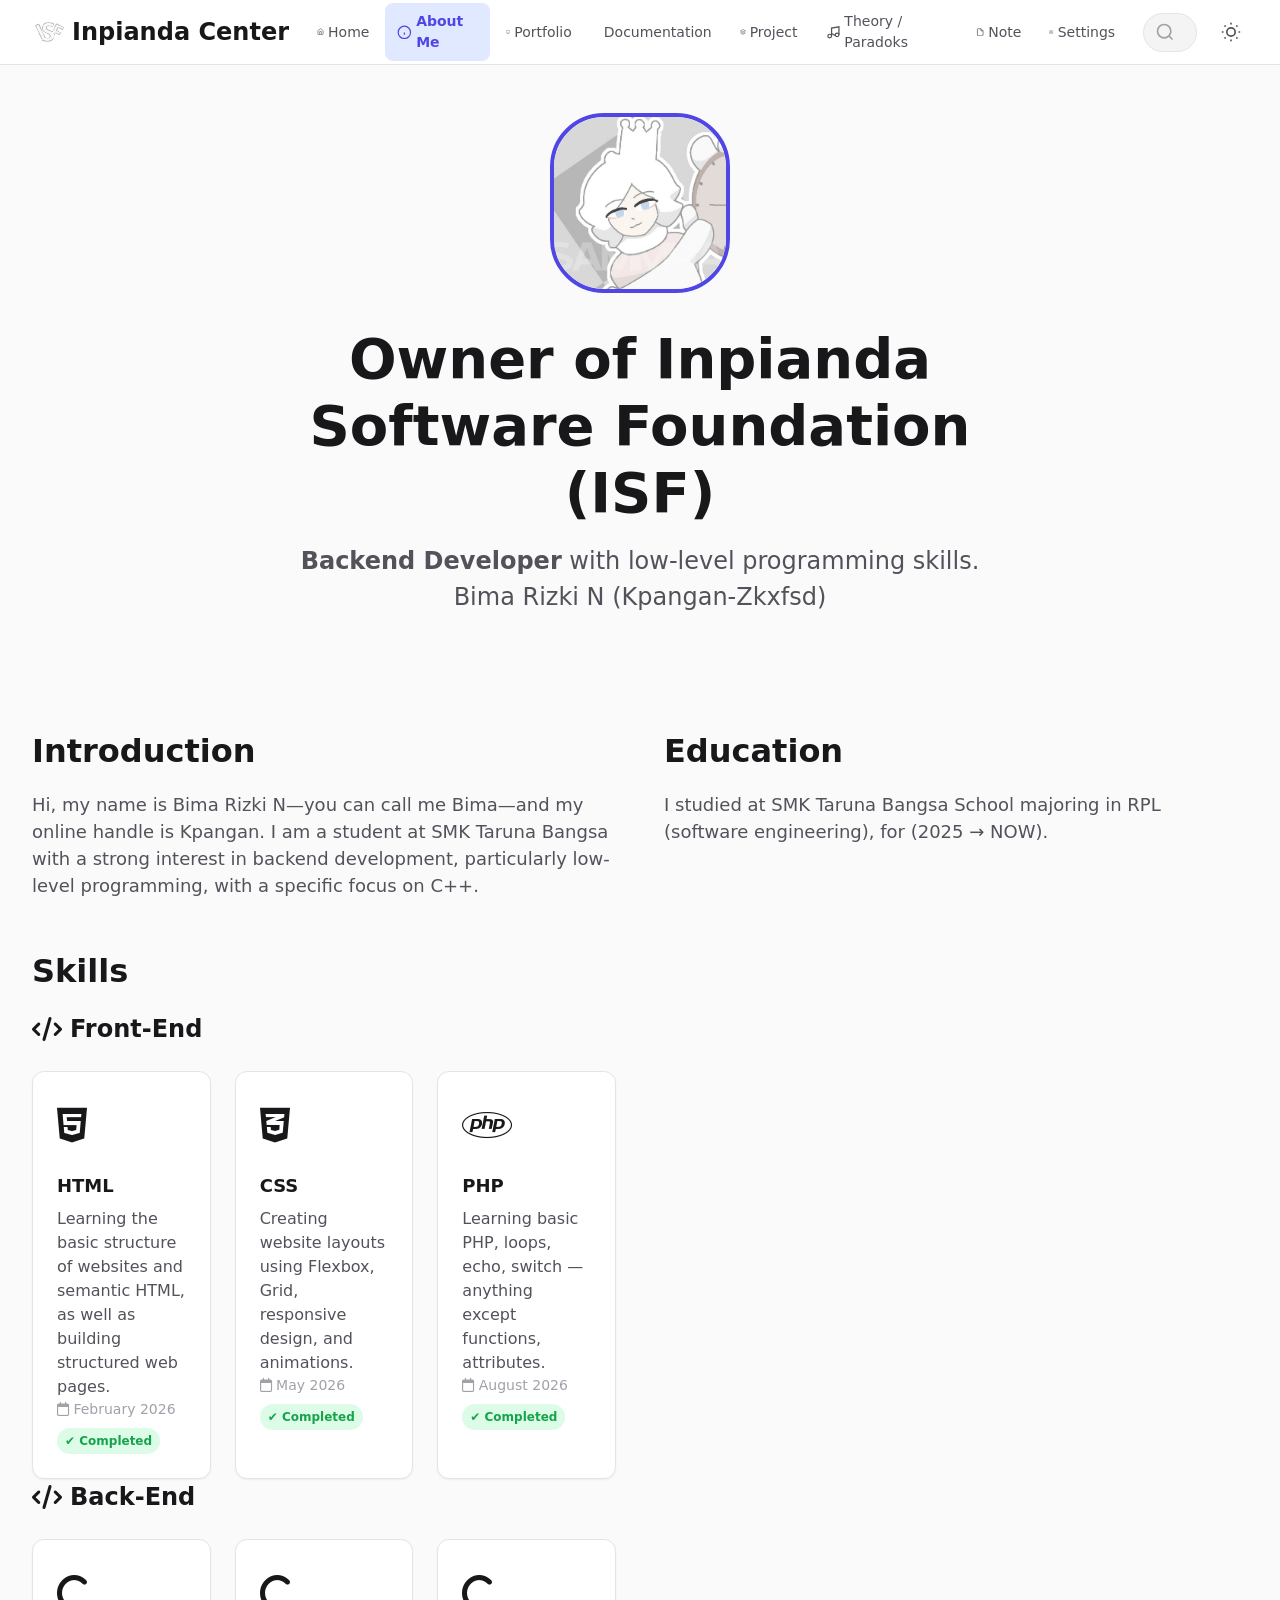
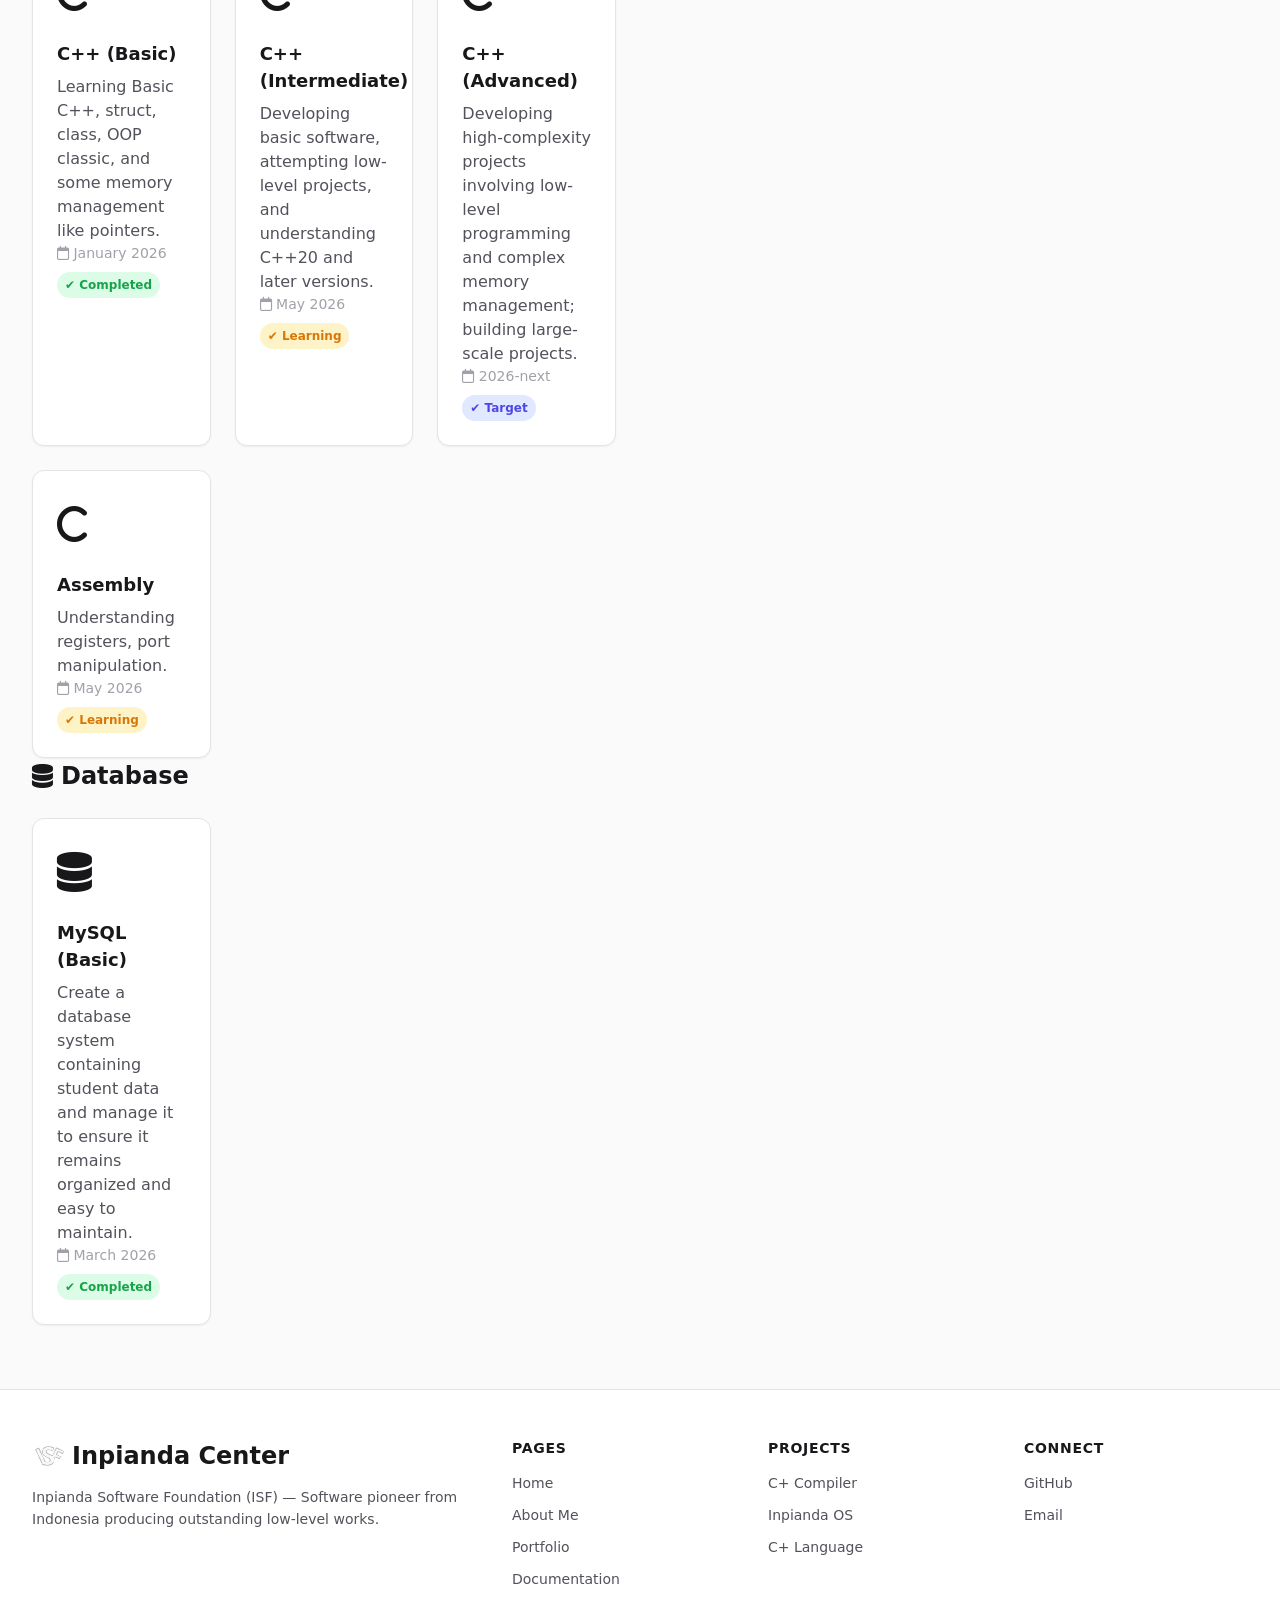
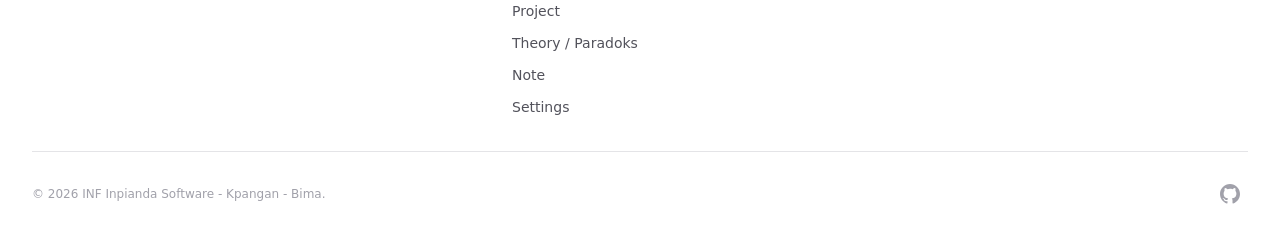
<file: about.html>
<!DOCTYPE html>
<html lang="id">
<head>
  <meta charset="UTF-8">
  <meta name="viewport" content="width=device-width, initial-scale=1.0">
  <title>About | Inpianda Center</title>
  <meta name="description" content="Inpianda Software Foundation — Low-level systems programming: compilers, operating systems, embedded.">
  <meta name="theme-color" content="#1a1a2e">
  <link rel="icon" type="image/svg+xml" href="./favicon.svg">
  <link rel="manifest" href="./manifest.webmanifest">
  <link rel="apple-touch-icon" href="/apple-touch-icon.png">
  <script type="application/ld+json">{
  &quot;@context&quot;: &quot;https://schema.org&quot;,
  &quot;@type&quot;: &quot;WebSite&quot;,
  &quot;name&quot;: &quot;Inpianda Center&quot;,
  &quot;url&quot;: &quot;https://inpianda.dev&quot;,
  &quot;potentialAction&quot;: {
    &quot;@type&quot;: &quot;SearchAction&quot;,
    &quot;target&quot;: &quot;https://inpianda.dev/search?q&#x3D;{search_term_string}&quot;,
    &quot;query-input&quot;: &quot;required name&#x3D;search_term_string&quot;
  }
}</script>
  <script type="module" crossorigin src="./assets/main-DueiziBr.js"></script>
  <link rel="stylesheet" crossorigin href="./assets/main-DtDa6m83.css">
<link rel="manifest" href="./manifest.webmanifest"><script id="vite-plugin-pwa:register-sw" src="./registerSW.js"></script></head>
<body>
  <a href="#main-content" class="skip-link">Skip to main content</a>
  <header class="site-header" role="banner">
    <div class="container">
      <a href="/" class="logo" aria-label="Inpianda Center - Home">
        <img src="./assets/images/logo.svg" alt="" class="logo-img" style="width: 32px; height: 32px; border-radius: var(--radius-md);">
        <span>Inpianda Center</span>
      </a>
  
      <nav class="nav-desktop" role="navigation" aria-label="Main navigation">
        <a href="/" class="nav-link " aria-current="">
          <svg width="18" height="18" viewBox="0 0 24 24" fill="none" stroke="currentColor" stroke-width="2" aria-hidden="true"><path d="M3 9l9-7 9 7v11a2 2 0 0 1-2 2H5a2 2 0 0 1-2-2z"/><polyline points="9 22 9 12 15 12 15 22"/></svg>
          Home
        </a>
        <a href="/about" class="nav-link active" aria-current="page">
          <svg width="18" height="18" viewBox="0 0 24 24" fill="none" stroke="currentColor" stroke-width="2" aria-hidden="true"><circle cx="12" cy="12" r="10"/><path d="M12 16v-4"/><path d="M12 8h.01"/></svg>
          About Me
        </a>
        <a href="/projects" class="nav-link " aria-current="">
          <svg width="18" height="18" viewBox="0 0 24 24" fill="none" stroke="currentColor" stroke-width="2" aria-hidden="true"><rect x="2" y="3" width="20" height="14" rx="2"/><path d="M8 21h8M12 17v4"/></svg>
          Portfolio
        </a>
        <a href="/documentation" class="nav-link " aria-current="">
          <svg width="18" height="18" viewBox="0 0 24 24" fill="none" stroke="currentColor" stroke-width="2" aria-hidden="true"><path d="M14 2H6a2 2 0 0 0-2 2v16a2 2 0 0 0 2 2h12a2 2 0 0 0 2-2V8z"/><polyline points="14 2 14 8 20 8"/><line x1="16" y1="13" x2="8" y2="13"/><line x1="16" y1="17" x2="8" y2="17"/></svg>
          Documentation
        </a>
        <a href="/project" class="nav-link " aria-current="">
          <svg width="18" height="18" viewBox="0 0 24 24" fill="none" stroke="currentColor" stroke-width="2" aria-hidden="true"><path d="M12 2L2 7l10 5 10-5-10-5z"/><path d="M2 17l10 5 10-5"/><path d="M2 12l10 5 10-5"/></svg>
          Project
        </a>
        <a href="/theory" class="nav-link " aria-current="">
          <svg width="18" height="18" viewBox="0 0 24 24" fill="none" stroke="currentColor" stroke-width="2" aria-hidden="true"><path d="M9 18V5l12-2v13"/><circle cx="6" cy="18" r="3"/><circle cx="18" cy="16" r="3"/><line x1="8.59" y1="13.51" x2="15.42" y2="17.49"/></svg>
          Theory / Paradoks
        </a>
        <a href="/note" class="nav-link " aria-current="">
          <svg width="18" height="18" viewBox="0 0 24 24" fill="none" stroke="currentColor" stroke-width="2" aria-hidden="true"><path d="M14 2H6a2 2 0 0 0-2 2v16a2 2 0 0 0 2 2h12a2 2 0 0 0 2-2V8z"/><polyline points="14 2 14 8 20 8"/></svg>
          Note
        </a>
        <a href="/settings" class="nav-link " aria-current="">
          <svg width="18" height="18" viewBox="0 0 24 24" fill="none" stroke="currentColor" stroke-width="2" aria-hidden="true"><circle cx="12" cy="12" r="3"/><path d="M19.4 15a1.65 1.65 0 0 0 .33 1.82l.06.06a2 2 0 0 1 0 2.83 2 2 0 0 1-2.83 0l-.06-.06a1.65 1.65 0 0 0-1.82-.33 1.65 1.65 0 0 0-1 1.51V21a2 2 0 0 1-2 2 2 2 0 0 1-2-2v-.09A1.65 1.65 0 0 0 9 19.4a1.65 1.65 0 0 0-1.82.33l-.06.06a2 2 0 0 1-2.83 0 2 2 0 0 1 0-2.83l.06-.06a1.65 1.65 0 0 0 .33-1.82 1.65 1.65 0 0 0-1.51-1H3a2 2 0 0 1-2-2 2 2 0 0 1 2-2h.09A1.65 1.65 0 0 0 4.6 9a1.65 1.65 0 0 0-.33-1.82l-.06-.06a2 2 0 0 1 0-2.83 2 2 0 0 1 2.83 0l.06.06a1.65 1.65 0 0 0 1.82.33H9a1.65 1.65 0 0 0 1-1.51V3a2 2 0 0 1 2-2 2 2 0 0 1 2 2v.09a1.65 1.65 0 0 0 1 1.51 1.65 1.65 0 0 0 1.82-.33l.06-.06a2 2 0 0 1 2.83 0 2 2 0 0 1 0 2.83l-.06.06a1.65 1.65 0 0 0-.33 1.82V9a1.65 1.65 0 0 0 1.51 1H21a2 2 0 0 1 2 2 2 2 0 0 1-2 2h-.09a1.65 1.65 0 0 0-1.51 1z"/></svg>
          Settings
        </a>
      </nav>
  
      <div class="search-wrapper" role="search" aria-label="Site search">
        <svg class="search-icon" viewBox="0 0 24 24" fill="none" stroke="currentColor" stroke-width="2" aria-hidden="true"><circle cx="11" cy="11" r="8"/><path d="M21 21l-4.35-4.35"/></svg>
        <input type="search" class="search-input" placeholder="Search projects, docs..." aria-label="Search" autocomplete="off">
      </div>
  
      <button class="theme-toggle" aria-label="Toggle dark mode" data-theme-toggle>
        <svg class="sun-icon" viewBox="0 0 24 24" fill="none" stroke="currentColor" stroke-width="2" aria-hidden="true"><circle cx="12" cy="12" r="5"/><path d="M12 1v2M12 21v2M4.22 4.22l1.42 1.42M18.36 18.36l1.42 1.42M1 12h2M21 12h2M4.22 19.78l1.42-1.42M18.36 5.64l1.42-1.42"/></svg>
        <svg class="moon-icon" viewBox="0 0 24 24" fill="none" stroke="currentColor" stroke-width="2" aria-hidden="true"><path d="M21 12.79A9 9 0 1 1 11.21 3 7 7 0 0 0 21 12.79z"/></svg>
      </button>
  
      <button class="mobile-menu-btn" aria-label="Open menu" aria-expanded="false" aria-controls="mobile-nav" data-mobile-menu-btn>
        <svg width="24" height="24" viewBox="0 0 24 24" fill="none" stroke="currentColor" stroke-width="2" aria-hidden="true"><line x1="3" y1="12" x2="21" y2="12"/><line x1="3" y1="6" x2="21" y2="6"/><line x1="3" y1="18" x2="21" y2="18"/></svg>
      </button>
    </div>
  </header>
  
  <!-- Mobile Nav Drawer -->
  <div class="mobile-nav-overlay" data-mobile-nav-overlay aria-hidden="true"></div>
  <nav class="mobile-nav" id="mobile-nav" role="navigation" aria-label="Mobile navigation" aria-hidden="true">
    <div class="mobile-nav-header">
      <img src="./assets/images/logo.svg" alt="" class="logo-img" style="width: 32px; height: 32px; border-radius: var(--radius-md);">
      <span>Inpianda Center</span>
      <button class="mobile-nav-close" aria-label="Close menu" data-mobile-nav-close>
        <svg width="24" height="24" viewBox="0 0 24 24" fill="none" stroke="currentColor" stroke-width="2" aria-hidden="true"><line x1="18" y1="6" x2="6" y2="18"/><line x1="6" y1="6" x2="18" y2="18"/></svg>
      </button>
    </div>
    <div class="mobile-nav-links">
      <a href="/" class="mobile-nav-link " data-mobile-nav-link>
        <svg width="22" height="22" viewBox="0 0 24 24" fill="none" stroke="currentColor" stroke-width="2" aria-hidden="true"><path d="M3 9l9-7 9 7v11a2 2 0 0 1-2 2H5a2 2 0 0 1-2-2z"/><polyline points="9 22 9 12 15 12 15 22"/></svg>
        Home
      </a>
      <a href="/about" class="mobile-nav-link active" data-mobile-nav-link>
        <svg width="22" height="22" viewBox="0 0 24 24" fill="none" stroke="currentColor" stroke-width="2" aria-hidden="true"><circle cx="12" cy="12" r="10"/><path d="M12 16v-4"/><path d="M12 8h.01"/></svg>
        About Me
      </a>
      <a href="/projects" class="mobile-nav-link " data-mobile-nav-link>
        <svg width="22" height="22" viewBox="0 0 24 24" fill="none" stroke="currentColor" stroke-width="2" aria-hidden="true"><rect x="2" y="3" width="20" height="14" rx="2"/><path d="M8 21h8M12 17v4"/></svg>
        Portfolio
      </a>
      <a href="/documentation" class="mobile-nav-link " data-mobile-nav-link>
        <svg width="22" height="22" viewBox="0 0 24 24" fill="none" stroke="currentColor" stroke-width="2" aria-hidden="true"><path d="M14 2H6a2 2 0 0 0-2 2v16a2 2 0 0 0 2 2h12a2 2 0 0 0 2-2V8z"/><polyline points="14 2 14 8 20 8"/></svg>
        Documentation
      </a>
      <a href="/project" class="mobile-nav-link " data-mobile-nav-link>
        <svg width="22" height="22" viewBox="0 0 24 24" fill="none" stroke="currentColor" stroke-width="2" aria-hidden="true"><path d="M12 2L2 7l10 5 10-5-10-5z"/><path d="M2 17l10 5 10-5"/><path d="M2 12l10 5 10-5"/></svg>
        Project
      </a>
      <a href="/theory" class="mobile-nav-link " data-mobile-nav-link>
        <svg width="22" height="22" viewBox="0 0 24 24" fill="none" stroke="currentColor" stroke-width="2" aria-hidden="true"><path d="M9 18V5l12-2v13"/><circle cx="6" cy="18" r="3"/><circle cx="18" cy="16" r="3"/><line x1="8.59" y1="13.51" x2="15.42" y2="17.49"/></svg>
        Theory / Paradoks
      </a>
      <a href="/note" class="mobile-nav-link " data-mobile-nav-link>
        <svg width="22" height="22" viewBox="0 0 24 24" fill="none" stroke="currentColor" stroke-width="2" aria-hidden="true"><path d="M14 2H6a2 2 0 0 0-2 2v16a2 2 0 0 0 2 2h12a2 2 0 0 0 2-2V8z"/><polyline points="14 2 14 8 20 8"/></svg>
        Note
      </a>
      <a href="/settings" class="mobile-nav-link " data-mobile-nav-link>
        <svg width="22" height="22" viewBox="0 0 24 24" fill="none" stroke="currentColor" stroke-width="2" aria-hidden="true"><circle cx="12" cy="12" r="3"/><path d="M19.4 15a1.65 1.65 0 0 0 .33 1.82l.06.06a2 2 0 0 1 0 2.83 2 2 0 0 1-2.83 0l-.06-.06a1.65 1.65 0 0 0-1.82-.33 1.65 1.65 0 0 0-1 1.51V21a2 2 0 0 1-2 2 2 2 0 0 1-2-2v-.09A1.65 1.65 0 0 0 9 19.4a1.65 1.65 0 0 0-1.82-.33l-.06-.06a2 2 0 0 1-2.83 0 2 2 0 0 1 0-2.83l.06-.06a1.65 1.65 0 0 0 .33-1.82 1.65 1.65 0 0 0-1-1.51H3a2 2 0 0 1-2-2 2 2 0 0 1 2-2h.09A1.65 1.65 0 0 0 4.6 9a1.65 1.65 0 0 0-.33-1.82l-.06-.06a2 2 0 0 1 0-2.83 2 2 0 0 1 2.83 0l.06.06a1.65 1.65 0 0 0 1.82.33H9a1.65 1.65 0 0 0 1-1.51V3a2 2 0 0 1 2-2 2 2 0 0 1 2 2v.09a1.65 1.65 0 0 0 1 1.51 1.65 1.65 0 0 0 1.82-.33l.06-.06a2 2 0 0 1 2.83 0 2 2 0 0 1 0 2.83l-.06.06a1.65 1.65 0 0 0-.33 1.82V9a1.65 1.65 0 0 0 1.51 1H21a2 2 0 0 1 2 2 2 2 0 0 1-2 2h-.09a1.65 1.65 0 0 0-1.51 1z"/></svg>
        Settings
      </a>
    </div>
  </nav>  <main id="main-content" role="main">
    <header class="hero" style="padding: var(--space-12) 0;">
      <div class="container">
        <div style="display: flex; align-items: center; gap: var(--space-8); flex-wrap: wrap; justify-content: center; text-align: center; max-width: 800px; margin: 0 auto;">
          <img src="./assets/images/about-bg.png" alt="Bima Rizki N - Owner of ISF" class="about-profile-img" style="width: 180px; height: 180px; border-radius: 30%; object-fit: cover; border: 4px solid var(--color-primary); flex-shrink: 0;">
          <div>
            <h1 class="text-4xl font-bold" style="line-height: 1.2;">Owner of <span class="highlight">Inpianda Software Foundation</span> (ISF)</h1>
            <p class="text-lg text-secondary mt-4" style="font-size: var(--text-xl);"><strong>Backend Developer</strong> with low-level programming skills.<br>Bima Rizki N (Kpangan-Zkxfsd)</p>
          </div>
        </div>
      </div>
    </header>
    
    <section class="section">
      <div class="container">
        <div class="about-content" style="display: grid; gap: var(--space-12);">
          <div class="info-item">
            <h2 class="text-2xl font-bold mb-4">Introduction</h2>
            <p class="text-lg text-secondary">Hi, my name is Bima Rizki N—you can call me Bima—and my online handle is Kpangan. I am a student at SMK Taruna Bangsa with a strong interest in backend development, particularly low-level programming, with a specific focus on C++.</p>
          </div>
          <div class="info-item">
            <h2 class="text-2xl font-bold mb-4">Education</h2>
            <p class="text-lg text-secondary">I studied at SMK Taruna Bangsa School majoring in RPL (software engineering), for (2025 → NOW).</p>
          </div>
    
          <div class="info-item">
            <h2 class="text-2xl font-bold mb-4">Skills</h2>
    
            <div class="skills-section">
              <h3 class="text-xl font-semibold mb-6" style="display: flex; align-items: center; gap: var(--space-2);"><i class="fa-solid fa-code"></i> Front-End</h3>
              <div class="learning-container grid grid-cols-1 md:grid-cols-3 gap-6">
                <article class="learning-card card p-6">
                  <div class="icon" style="font-size: 40px; margin-bottom: var(--space-4);"><i class="fa-brands fa-html5"></i></div>
                  <h3 class="text-lg font-semibold mb-2">HTML</h3>
                  <p class="text-secondary">Learning the basic structure of websites and semantic HTML, as well as building structured web pages.</p>
                  <p class="text-sm text-tertiary mb-2"><i class="fa-regular fa-calendar"></i> February 2026</p>
                  <span class="badge badge-success">✔ Completed</span>
                </article>
    
                <article class="learning-card card p-6">
                  <div class="icon" style="font-size: 40px; margin-bottom: var(--space-4);"><i class="fa-brands fa-css3-alt"></i></div>
                  <h3 class="text-lg font-semibold mb-2">CSS</h3>
                  <p class="text-secondary">Creating website layouts using Flexbox, Grid, responsive design, and animations.</p>
                  <p class="text-sm text-tertiary mb-2"><i class="fa-regular fa-calendar"></i> May 2026</p>
                  <span class="badge badge-success">✔ Completed</span>
                </article>
    
                <article class="learning-card card p-6">
                  <div class="icon" style="font-size: 40px; margin-bottom: var(--space-4);"><i class="fa-brands fa-php"></i></div>
                  <h3 class="text-lg font-semibold mb-2">PHP</h3>
                  <p class="text-secondary">Learning basic PHP, loops, echo, switch — anything except functions, attributes.</p>
                  <p class="text-sm text-tertiary mb-2"><i class="fa-regular fa-calendar"></i> August 2026</p>
                  <span class="badge badge-success">✔ Completed</span>
                </article>
              </div>
            </div>
    
            <div class="skills-section mt-10">
              <h3 class="text-xl font-semibold mb-6" style="display: flex; align-items: center; gap: var(--space-2);"><i class="fa-solid fa-code"></i> Back-End</h3>
              <div class="learning-container grid grid-cols-1 md:grid-cols-3 gap-6">
                <article class="learning-card card p-6">
                  <div class="icon" style="font-size: 40px; margin-bottom: var(--space-4);"><i class="fa-brands fa-c"></i></div>
                  <h3 class="text-lg font-semibold mb-2">C++ (Basic)</h3>
                  <p class="text-secondary">Learning Basic C++, struct, class, OOP classic, and some memory management like pointers.</p>
                  <p class="text-sm text-tertiary mb-2"><i class="fa-regular fa-calendar"></i> January 2026</p>
                  <span class="badge badge-success">✔ Completed</span>
                </article>
    
                <article class="learning-card card p-6">
                  <div class="icon" style="font-size: 40px; margin-bottom: var(--space-4);"><i class="fa-brands fa-c"></i></div>
                  <h3 class="text-lg font-semibold mb-2">C++ (Intermediate)</h3>
                  <p class="text-secondary">Developing basic software, attempting low-level projects, and understanding C++20 and later versions.</p>
                  <p class="text-sm text-tertiary mb-2"><i class="fa-regular fa-calendar"></i> May 2026</p>
                  <span class="badge badge-warning">✔ Learning</span>
                </article>
    
                <article class="learning-card card p-6">
                  <div class="icon" style="font-size: 40px; margin-bottom: var(--space-4);"><i class="fa-brands fa-c"></i></div>
                  <h3 class="text-lg font-semibold mb-2">C++ (Advanced)</h3>
                  <p class="text-secondary">Developing high-complexity projects involving low-level programming and complex memory management; building large-scale projects.</p>
                  <p class="text-sm text-tertiary mb-2"><i class="fa-regular fa-calendar"></i> 2026-next</p>
                  <span class="badge badge-primary">✔ Target</span>
                </article>
    
                <article class="learning-card card p-6">
                  <div class="icon" style="font-size: 40px; margin-bottom: var(--space-4);"><i class="fa-brands fa-c"></i></div>
                  <h3 class="text-lg font-semibold mb-2">Assembly</h3>
                  <p class="text-secondary">Understanding registers, port manipulation.</p>
                  <p class="text-sm text-tertiary mb-2"><i class="fa-regular fa-calendar"></i> May 2026</p>
                  <span class="badge badge-warning">✔ Learning</span>
                </article>
              </div>
            </div>
    
            <div class="skills-section mt-10">
              <h3 class="text-xl font-semibold mb-6" style="display: flex; align-items: center; gap: var(--space-2);"><i class="fa-solid fa-database"></i> Database</h3>
              <div class="learning-container grid grid-cols-1 md:grid-cols-3 gap-6">
                <article class="learning-card card p-6">
                  <div class="icon" style="font-size: 40px; margin-bottom: var(--space-4);"><i class="fa-solid fa-database"></i></div>
                  <h3 class="text-lg font-semibold mb-2">MySQL (Basic)</h3>
                  <p class="text-secondary">Create a database system containing student data and manage it to ensure it remains organized and easy to maintain.</p>
                  <p class="text-sm text-tertiary mb-2"><i class="fa-regular fa-calendar"></i> March 2026</p>
                  <span class="badge badge-success">✔ Completed</span>
                </article>
              </div>
            </div>
          </div>
        </div>
      </div>
    </section>
    
    <link rel="stylesheet" href="https://cdnjs.cloudflare.com/ajax/libs/font-awesome/6.7.2/css/all.min.css">  </main>
  <footer class="site-footer" role="contentinfo">
    <div class="container">
      <div class="footer-grid">
        <div class="footer-brand">
          <a href="/" class="logo" aria-label="Inpianda Center - Home">
            <img src="./assets/images/logo.svg" alt="" class="logo-img" style="width: 32px; height: 32px; border-radius: var(--radius-md);">
            <span>Inpianda Center</span>
          </a>
          <p class="footer-tagline">Inpianda Software Foundation (ISF) — Software pioneer from Indonesia producing outstanding low-level works.</p>
        </div>
  
        <nav class="footer-nav" aria-label="Navigation">
          <h3 class="footer-title">Pages</h3>
          <ul class="footer-links">
            <li><a href="/" class="footer-link">Home</a></li>
            <li><a href="/about" class="footer-link">About Me</a></li>
            <li><a href="/projects" class="footer-link">Portfolio</a></li>
            <li><a href="/documentation" class="footer-link">Documentation</a></li>
            <li><a href="/project" class="footer-link">Project</a></li>
            <li><a href="/theory" class="footer-link">Theory / Paradoks</a></li>
            <li><a href="/note" class="footer-link">Note</a></li>
            <li><a href="/settings" class="footer-link">Settings</a></li>
          </ul>
        </nav>
  
        <nav class="footer-nav" aria-label="Projects">
          <h3 class="footer-title">Projects</h3>
          <ul class="footer-links">
            <li><a href="/projects#cplus-compiler" class="footer-link">C+ Compiler</a></li>
            <li><a href="/projects#inpianda-os" class="footer-link">Inpianda OS</a></li>
            <li><a href="/projects#cplus-language" class="footer-link">C+ Language</a></li>
          </ul>
        </nav>
  
        <nav class="footer-nav" aria-label="Connect">
          <h3 class="footer-title">Connect</h3>
          <ul class="footer-links">
            <li><a href="https://github.com" class="footer-link" target="_blank" rel="noopener noreferrer">GitHub</a></li>
            <li><a href="mailto:hello@inpianda.dev" class="footer-link">Email</a></li>
          </ul>
        </nav>
      </div>
  
      <div class="footer-bottom">
        <p class="copyright">&copy; 2026 INF Inpianda Software - Kpangan - Bima.</p>
        <div class="footer-social" role="list" aria-label="Social links">
          <a href="https://github.com" class="social-link" target="_blank" rel="noopener noreferrer" aria-label="GitHub" role="listitem">
            <svg viewBox="0 0 24 24" fill="currentColor" aria-hidden="true"><path d="M12 0C5.374 0 0 5.373 0 12c0 5.302 3.438 9.8 8.207 11.387.599.111.793-.261.793-.577v-2.234c-3.338.726-4.033-1.416-4.033-1.416-.546-1.387-1.333-1.756-1.333-1.756-1.089-.745.083-.729.083-.729 1.205.084 1.839 1.237 1.839 1.237 1.07 1.834 2.807 1.304 3.492.997.107-.775.418-1.305.762-1.604-2.665-.305-5.467-1.334-5.467-5.931 0-1.311.469-2.381 1.236-3.221-.124-.303-.535-1.524.117-3.176 0 0 1.008-.322 3.301 1.23A11.509 11.509 0 0112 5.803c1.02.005 2.047.138 3.006.404 2.291-1.552 3.297-1.23 3.297-1.23.653 1.653.242 2.874.118 3.176.77.84 1.235 1.911 1.235 3.221 0 4.609-2.807 5.624-5.479 5.921.43.372.823 1.102.823 2.222v3.293c0 .319.192.694.801.576C20.566 21.797 24 17.3 24 12c0-6.627-5.373-12-12-12z"/></svg>
          </a>
        </div>
      </div>
    </div>
  </footer>  
</body>
</html>
</file>
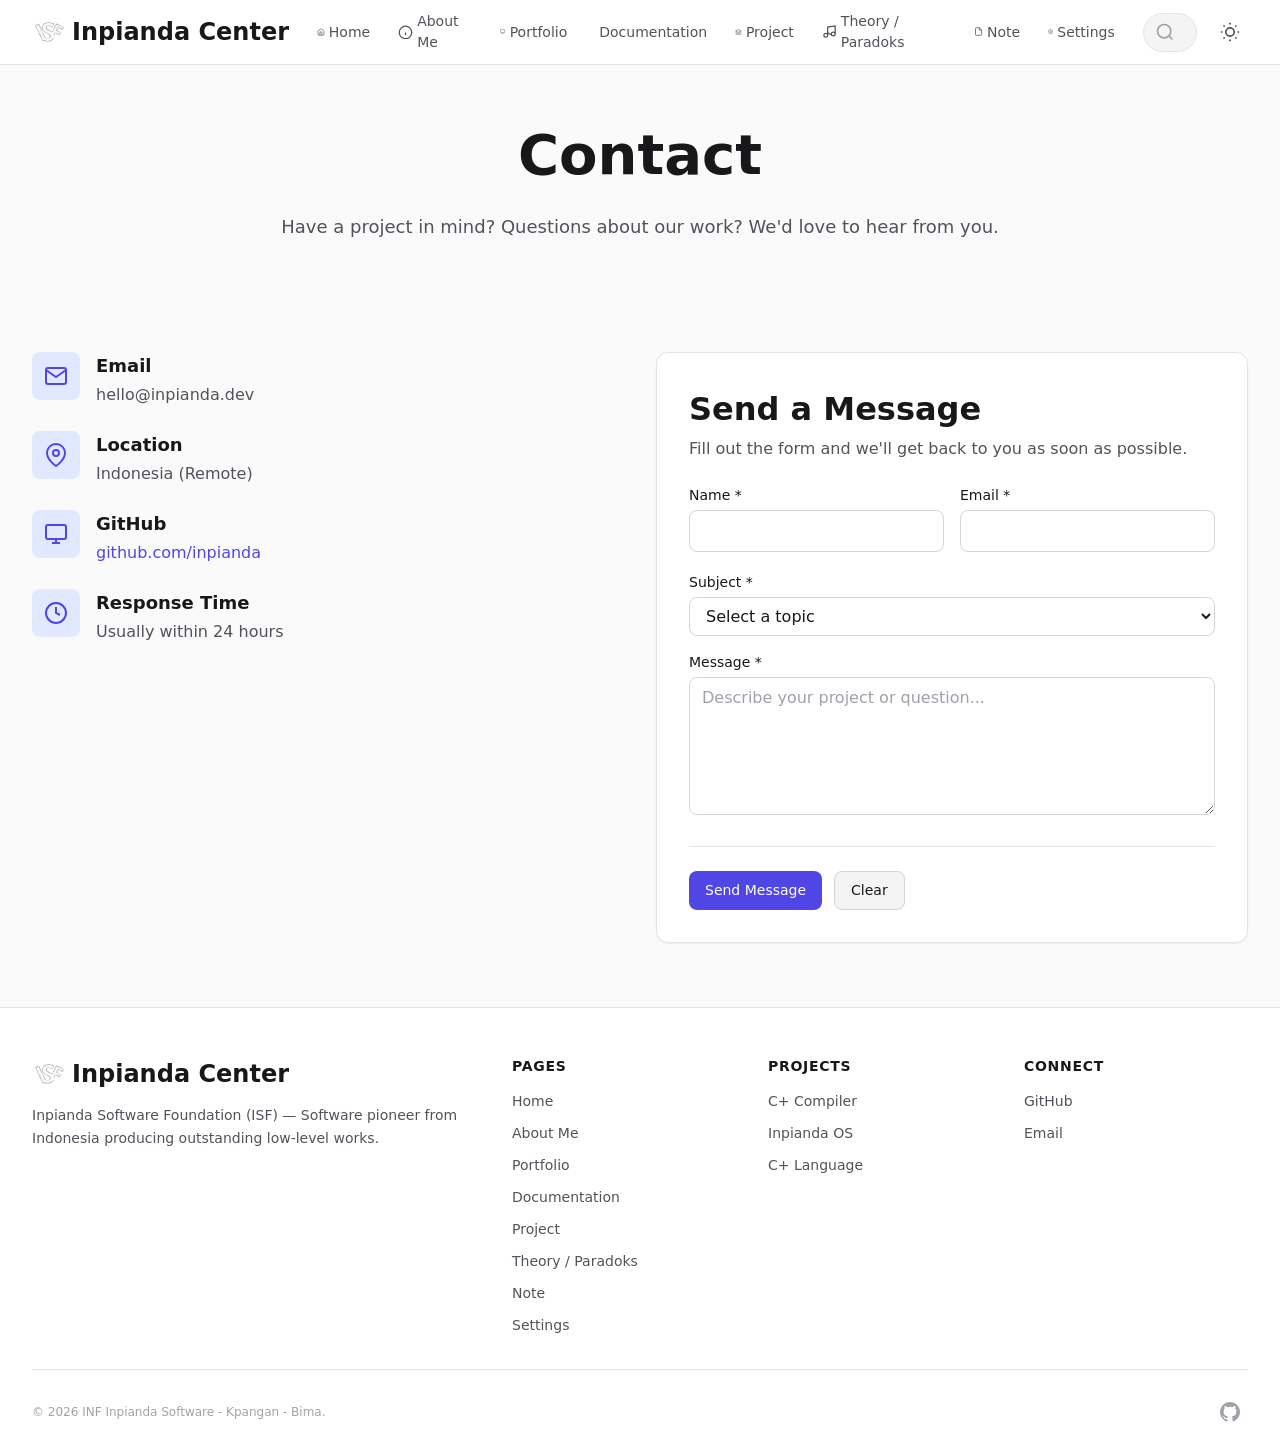
<file: contact.html>
<!DOCTYPE html>
<html lang="id">
<head>
  <meta charset="UTF-8">
  <meta name="viewport" content="width=device-width, initial-scale=1.0">
  <title>Contact | Inpianda Center</title>
  <meta name="description" content="Inpianda Software Foundation — Low-level systems programming: compilers, operating systems, embedded.">
  <meta name="theme-color" content="#1a1a2e">
  <link rel="icon" type="image/svg+xml" href="./favicon.svg">
  <link rel="manifest" href="./manifest.webmanifest">
  <link rel="apple-touch-icon" href="/apple-touch-icon.png">
  <script type="application/ld+json">{
  &quot;@context&quot;: &quot;https://schema.org&quot;,
  &quot;@type&quot;: &quot;WebSite&quot;,
  &quot;name&quot;: &quot;Inpianda Center&quot;,
  &quot;url&quot;: &quot;https://inpianda.dev&quot;,
  &quot;potentialAction&quot;: {
    &quot;@type&quot;: &quot;SearchAction&quot;,
    &quot;target&quot;: &quot;https://inpianda.dev/search?q&#x3D;{search_term_string}&quot;,
    &quot;query-input&quot;: &quot;required name&#x3D;search_term_string&quot;
  }
}</script>
  <script type="module" crossorigin src="./assets/main-DueiziBr.js"></script>
  <link rel="stylesheet" crossorigin href="./assets/main-DtDa6m83.css">
<link rel="manifest" href="./manifest.webmanifest"><script id="vite-plugin-pwa:register-sw" src="./registerSW.js"></script></head>
<body>
  <a href="#main-content" class="skip-link">Skip to main content</a>
  <header class="site-header" role="banner">
    <div class="container">
      <a href="/" class="logo" aria-label="Inpianda Center - Home">
        <img src="./assets/images/logo.svg" alt="" class="logo-img" style="width: 32px; height: 32px; border-radius: var(--radius-md);">
        <span>Inpianda Center</span>
      </a>
  
      <nav class="nav-desktop" role="navigation" aria-label="Main navigation">
        <a href="/" class="nav-link " aria-current="">
          <svg width="18" height="18" viewBox="0 0 24 24" fill="none" stroke="currentColor" stroke-width="2" aria-hidden="true"><path d="M3 9l9-7 9 7v11a2 2 0 0 1-2 2H5a2 2 0 0 1-2-2z"/><polyline points="9 22 9 12 15 12 15 22"/></svg>
          Home
        </a>
        <a href="/about" class="nav-link " aria-current="">
          <svg width="18" height="18" viewBox="0 0 24 24" fill="none" stroke="currentColor" stroke-width="2" aria-hidden="true"><circle cx="12" cy="12" r="10"/><path d="M12 16v-4"/><path d="M12 8h.01"/></svg>
          About Me
        </a>
        <a href="/projects" class="nav-link " aria-current="">
          <svg width="18" height="18" viewBox="0 0 24 24" fill="none" stroke="currentColor" stroke-width="2" aria-hidden="true"><rect x="2" y="3" width="20" height="14" rx="2"/><path d="M8 21h8M12 17v4"/></svg>
          Portfolio
        </a>
        <a href="/documentation" class="nav-link " aria-current="">
          <svg width="18" height="18" viewBox="0 0 24 24" fill="none" stroke="currentColor" stroke-width="2" aria-hidden="true"><path d="M14 2H6a2 2 0 0 0-2 2v16a2 2 0 0 0 2 2h12a2 2 0 0 0 2-2V8z"/><polyline points="14 2 14 8 20 8"/><line x1="16" y1="13" x2="8" y2="13"/><line x1="16" y1="17" x2="8" y2="17"/></svg>
          Documentation
        </a>
        <a href="/project" class="nav-link " aria-current="">
          <svg width="18" height="18" viewBox="0 0 24 24" fill="none" stroke="currentColor" stroke-width="2" aria-hidden="true"><path d="M12 2L2 7l10 5 10-5-10-5z"/><path d="M2 17l10 5 10-5"/><path d="M2 12l10 5 10-5"/></svg>
          Project
        </a>
        <a href="/theory" class="nav-link " aria-current="">
          <svg width="18" height="18" viewBox="0 0 24 24" fill="none" stroke="currentColor" stroke-width="2" aria-hidden="true"><path d="M9 18V5l12-2v13"/><circle cx="6" cy="18" r="3"/><circle cx="18" cy="16" r="3"/><line x1="8.59" y1="13.51" x2="15.42" y2="17.49"/></svg>
          Theory / Paradoks
        </a>
        <a href="/note" class="nav-link " aria-current="">
          <svg width="18" height="18" viewBox="0 0 24 24" fill="none" stroke="currentColor" stroke-width="2" aria-hidden="true"><path d="M14 2H6a2 2 0 0 0-2 2v16a2 2 0 0 0 2 2h12a2 2 0 0 0 2-2V8z"/><polyline points="14 2 14 8 20 8"/></svg>
          Note
        </a>
        <a href="/settings" class="nav-link " aria-current="">
          <svg width="18" height="18" viewBox="0 0 24 24" fill="none" stroke="currentColor" stroke-width="2" aria-hidden="true"><circle cx="12" cy="12" r="3"/><path d="M19.4 15a1.65 1.65 0 0 0 .33 1.82l.06.06a2 2 0 0 1 0 2.83 2 2 0 0 1-2.83 0l-.06-.06a1.65 1.65 0 0 0-1.82-.33 1.65 1.65 0 0 0-1 1.51V21a2 2 0 0 1-2 2 2 2 0 0 1-2-2v-.09A1.65 1.65 0 0 0 9 19.4a1.65 1.65 0 0 0-1.82.33l-.06.06a2 2 0 0 1-2.83 0 2 2 0 0 1 0-2.83l.06-.06a1.65 1.65 0 0 0 .33-1.82 1.65 1.65 0 0 0-1.51-1H3a2 2 0 0 1-2-2 2 2 0 0 1 2-2h.09A1.65 1.65 0 0 0 4.6 9a1.65 1.65 0 0 0-.33-1.82l-.06-.06a2 2 0 0 1 0-2.83 2 2 0 0 1 2.83 0l.06.06a1.65 1.65 0 0 0 1.82.33H9a1.65 1.65 0 0 0 1-1.51V3a2 2 0 0 1 2-2 2 2 0 0 1 2 2v.09a1.65 1.65 0 0 0 1 1.51 1.65 1.65 0 0 0 1.82-.33l.06-.06a2 2 0 0 1 2.83 0 2 2 0 0 1 0 2.83l-.06.06a1.65 1.65 0 0 0-.33 1.82V9a1.65 1.65 0 0 0 1.51 1H21a2 2 0 0 1 2 2 2 2 0 0 1-2 2h-.09a1.65 1.65 0 0 0-1.51 1z"/></svg>
          Settings
        </a>
      </nav>
  
      <div class="search-wrapper" role="search" aria-label="Site search">
        <svg class="search-icon" viewBox="0 0 24 24" fill="none" stroke="currentColor" stroke-width="2" aria-hidden="true"><circle cx="11" cy="11" r="8"/><path d="M21 21l-4.35-4.35"/></svg>
        <input type="search" class="search-input" placeholder="Search projects, docs..." aria-label="Search" autocomplete="off">
      </div>
  
      <button class="theme-toggle" aria-label="Toggle dark mode" data-theme-toggle>
        <svg class="sun-icon" viewBox="0 0 24 24" fill="none" stroke="currentColor" stroke-width="2" aria-hidden="true"><circle cx="12" cy="12" r="5"/><path d="M12 1v2M12 21v2M4.22 4.22l1.42 1.42M18.36 18.36l1.42 1.42M1 12h2M21 12h2M4.22 19.78l1.42-1.42M18.36 5.64l1.42-1.42"/></svg>
        <svg class="moon-icon" viewBox="0 0 24 24" fill="none" stroke="currentColor" stroke-width="2" aria-hidden="true"><path d="M21 12.79A9 9 0 1 1 11.21 3 7 7 0 0 0 21 12.79z"/></svg>
      </button>
  
      <button class="mobile-menu-btn" aria-label="Open menu" aria-expanded="false" aria-controls="mobile-nav" data-mobile-menu-btn>
        <svg width="24" height="24" viewBox="0 0 24 24" fill="none" stroke="currentColor" stroke-width="2" aria-hidden="true"><line x1="3" y1="12" x2="21" y2="12"/><line x1="3" y1="6" x2="21" y2="6"/><line x1="3" y1="18" x2="21" y2="18"/></svg>
      </button>
    </div>
  </header>
  
  <!-- Mobile Nav Drawer -->
  <div class="mobile-nav-overlay" data-mobile-nav-overlay aria-hidden="true"></div>
  <nav class="mobile-nav" id="mobile-nav" role="navigation" aria-label="Mobile navigation" aria-hidden="true">
    <div class="mobile-nav-header">
      <img src="./assets/images/logo.svg" alt="" class="logo-img" style="width: 32px; height: 32px; border-radius: var(--radius-md);">
      <span>Inpianda Center</span>
      <button class="mobile-nav-close" aria-label="Close menu" data-mobile-nav-close>
        <svg width="24" height="24" viewBox="0 0 24 24" fill="none" stroke="currentColor" stroke-width="2" aria-hidden="true"><line x1="18" y1="6" x2="6" y2="18"/><line x1="6" y1="6" x2="18" y2="18"/></svg>
      </button>
    </div>
    <div class="mobile-nav-links">
      <a href="/" class="mobile-nav-link " data-mobile-nav-link>
        <svg width="22" height="22" viewBox="0 0 24 24" fill="none" stroke="currentColor" stroke-width="2" aria-hidden="true"><path d="M3 9l9-7 9 7v11a2 2 0 0 1-2 2H5a2 2 0 0 1-2-2z"/><polyline points="9 22 9 12 15 12 15 22"/></svg>
        Home
      </a>
      <a href="/about" class="mobile-nav-link " data-mobile-nav-link>
        <svg width="22" height="22" viewBox="0 0 24 24" fill="none" stroke="currentColor" stroke-width="2" aria-hidden="true"><circle cx="12" cy="12" r="10"/><path d="M12 16v-4"/><path d="M12 8h.01"/></svg>
        About Me
      </a>
      <a href="/projects" class="mobile-nav-link " data-mobile-nav-link>
        <svg width="22" height="22" viewBox="0 0 24 24" fill="none" stroke="currentColor" stroke-width="2" aria-hidden="true"><rect x="2" y="3" width="20" height="14" rx="2"/><path d="M8 21h8M12 17v4"/></svg>
        Portfolio
      </a>
      <a href="/documentation" class="mobile-nav-link " data-mobile-nav-link>
        <svg width="22" height="22" viewBox="0 0 24 24" fill="none" stroke="currentColor" stroke-width="2" aria-hidden="true"><path d="M14 2H6a2 2 0 0 0-2 2v16a2 2 0 0 0 2 2h12a2 2 0 0 0 2-2V8z"/><polyline points="14 2 14 8 20 8"/></svg>
        Documentation
      </a>
      <a href="/project" class="mobile-nav-link " data-mobile-nav-link>
        <svg width="22" height="22" viewBox="0 0 24 24" fill="none" stroke="currentColor" stroke-width="2" aria-hidden="true"><path d="M12 2L2 7l10 5 10-5-10-5z"/><path d="M2 17l10 5 10-5"/><path d="M2 12l10 5 10-5"/></svg>
        Project
      </a>
      <a href="/theory" class="mobile-nav-link " data-mobile-nav-link>
        <svg width="22" height="22" viewBox="0 0 24 24" fill="none" stroke="currentColor" stroke-width="2" aria-hidden="true"><path d="M9 18V5l12-2v13"/><circle cx="6" cy="18" r="3"/><circle cx="18" cy="16" r="3"/><line x1="8.59" y1="13.51" x2="15.42" y2="17.49"/></svg>
        Theory / Paradoks
      </a>
      <a href="/note" class="mobile-nav-link " data-mobile-nav-link>
        <svg width="22" height="22" viewBox="0 0 24 24" fill="none" stroke="currentColor" stroke-width="2" aria-hidden="true"><path d="M14 2H6a2 2 0 0 0-2 2v16a2 2 0 0 0 2 2h12a2 2 0 0 0 2-2V8z"/><polyline points="14 2 14 8 20 8"/></svg>
        Note
      </a>
      <a href="/settings" class="mobile-nav-link " data-mobile-nav-link>
        <svg width="22" height="22" viewBox="0 0 24 24" fill="none" stroke="currentColor" stroke-width="2" aria-hidden="true"><circle cx="12" cy="12" r="3"/><path d="M19.4 15a1.65 1.65 0 0 0 .33 1.82l.06.06a2 2 0 0 1 0 2.83 2 2 0 0 1-2.83 0l-.06-.06a1.65 1.65 0 0 0-1.82-.33 1.65 1.65 0 0 0-1 1.51V21a2 2 0 0 1-2 2 2 2 0 0 1-2-2v-.09A1.65 1.65 0 0 0 9 19.4a1.65 1.65 0 0 0-1.82-.33l-.06-.06a2 2 0 0 1-2.83 0 2 2 0 0 1 0-2.83l.06-.06a1.65 1.65 0 0 0 .33-1.82 1.65 1.65 0 0 0-1-1.51H3a2 2 0 0 1-2-2 2 2 0 0 1 2-2h.09A1.65 1.65 0 0 0 4.6 9a1.65 1.65 0 0 0-.33-1.82l-.06-.06a2 2 0 0 1 0-2.83 2 2 0 0 1 2.83 0l.06.06a1.65 1.65 0 0 0 1.82.33H9a1.65 1.65 0 0 0 1-1.51V3a2 2 0 0 1 2-2 2 2 0 0 1 2 2v.09a1.65 1.65 0 0 0 1 1.51 1.65 1.65 0 0 0 1.82-.33l.06-.06a2 2 0 0 1 2.83 0 2 2 0 0 1 0 2.83l-.06.06a1.65 1.65 0 0 0-.33 1.82V9a1.65 1.65 0 0 0 1.51 1H21a2 2 0 0 1 2 2 2 2 0 0 1-2 2h-.09a1.65 1.65 0 0 0-1.51 1z"/></svg>
        Settings
      </a>
    </div>
  </nav>  <main id="main-content" role="main">
    <header class="hero" style="padding: var(--space-12) 0;">
      <div class="container">
        <h1 class="text-4xl font-bold text-center mb-4">Contact</h1>
        <p class="text-lg text-secondary text-center max-w-2xl mx-auto">Have a project in mind? Questions about our work? We'd love to hear from you.</p>
      </div>
    </header>
    
    <section class="section">
      <div class="container">
        <div class="contact-grid">
          <div class="contact-info">
            <div class="contact-item">
              <div class="contact-icon" aria-hidden="true">
                <svg width="24" height="24" viewBox="0 0 24 24" fill="none" stroke="currentColor" stroke-width="2"><path d="M4 4h16c1.1 0 2 .9 2 2v12c0 1.1-.9 2-2 2H4c-1.1 0-2-.9-2-2V6c0-1.1.9-2 2-2z"/><polyline points="22,6 12,13 2,6"/></svg>
              </div>
              <div class="contact-details">
                <h3 class="font-semibold">Email</h3>
                <p class="text-secondary">hello@inpianda.dev</p>
              </div>
            </div>
            <div class="contact-item">
              <div class="contact-icon" aria-hidden="true">
                <svg width="24" height="24" viewBox="0 0 24 24" fill="none" stroke="currentColor" stroke-width="2"><path d="M21 10c0 7-9 13-9 13s-9-6-9-13a9 9 0 0 1 18 0z"/><circle cx="12" cy="10" r="3"/></svg>
              </div>
              <div class="contact-details">
                <h3 class="font-semibold">Location</h3>
                <p class="text-secondary">Indonesia (Remote)</p>
              </div>
            </div>
            <div class="contact-item">
              <div class="contact-icon" aria-hidden="true">
                <svg width="24" height="24" viewBox="0 0 24 24" fill="none" stroke="currentColor" stroke-width="2"><rect x="2" y="3" width="20" height="14" rx="2"/><path d="M8 21h8M12 17v4"/></svg>
              </div>
              <div class="contact-details">
                <h3 class="font-semibold">GitHub</h3>
                <p class="text-secondary"><a href="https://github.com/inpianda" class="link" target="_blank" rel="noopener noreferrer">github.com/inpianda</a></p>
              </div>
            </div>
            <div class="contact-item">
              <div class="contact-icon" aria-hidden="true">
                <svg width="24" height="24" viewBox="0 0 24 24" fill="none" stroke="currentColor" stroke-width="2"><circle cx="12" cy="12" r="10"/><polyline points="12 6 12 12 16 14"/></svg>
              </div>
              <div class="contact-details">
                <h3 class="font-semibold">Response Time</h3>
                <p class="text-secondary">Usually within 24 hours</p>
              </div>
            </div>
          </div>
    
          <div class="form-card card">
            <h2 class="form-title">Send a Message</h2>
            <p class="form-subtitle">Fill out the form and we'll get back to you as soon as possible.</p>
            <form id="contact-form" class="form" novalidate>
              <div class="form-row">
                <div class="form-group">
                  <label for="name" class="form-label">Name <span aria-hidden="true">*</span></label>
                  <input type="text" id="name" name="name" class="form-input" required autocomplete="name" aria-required="true">
                  <p class="form-error" id="name-error" aria-live="polite"></p>
                </div>
                <div class="form-group">
                  <label for="email" class="form-label">Email <span aria-hidden="true">*</span></label>
                  <input type="email" id="email" name="email" class="form-input" required autocomplete="email" aria-required="true">
                  <p class="form-error" id="email-error" aria-live="polite"></p>
                </div>
              </div>
              <div class="form-group">
                <label for="subject" class="form-label">Subject <span aria-hidden="true">*</span></label>
                <select id="subject" name="subject" class="form-select" required aria-required="true">
                  <option value="">Select a topic</option>
                  <option value="project">Project Inquiry</option>
                  <option value="collaboration">Collaboration</option>
                  <option value="feedback">Feedback</option>
                  <option value="other">Other</option>
                </select>
                <p class="form-error" id="subject-error" aria-live="polite"></p>
              </div>
              <div class="form-group">
                <label for="message" class="form-label">Message <span aria-hidden="true">*</span></label>
                <textarea id="message" name="message" class="form-textarea" rows="5" required aria-required="true" placeholder="Describe your project or question..."></textarea>
                <p class="form-error" id="message-error" aria-live="polite"></p>
              </div>
              <div class="form-actions">
                <button type="submit" class="btn btn-primary">Send Message</button>
                <button type="reset" class="btn btn-secondary">Clear</button>
              </div>
              <p id="form-status" class="visually-hidden" aria-live="polite"></p>
            </form>
          </div>
        </div>
      </div>
    </section>  </main>
  <footer class="site-footer" role="contentinfo">
    <div class="container">
      <div class="footer-grid">
        <div class="footer-brand">
          <a href="/" class="logo" aria-label="Inpianda Center - Home">
            <img src="./assets/images/logo.svg" alt="" class="logo-img" style="width: 32px; height: 32px; border-radius: var(--radius-md);">
            <span>Inpianda Center</span>
          </a>
          <p class="footer-tagline">Inpianda Software Foundation (ISF) — Software pioneer from Indonesia producing outstanding low-level works.</p>
        </div>
  
        <nav class="footer-nav" aria-label="Navigation">
          <h3 class="footer-title">Pages</h3>
          <ul class="footer-links">
            <li><a href="/" class="footer-link">Home</a></li>
            <li><a href="/about" class="footer-link">About Me</a></li>
            <li><a href="/projects" class="footer-link">Portfolio</a></li>
            <li><a href="/documentation" class="footer-link">Documentation</a></li>
            <li><a href="/project" class="footer-link">Project</a></li>
            <li><a href="/theory" class="footer-link">Theory / Paradoks</a></li>
            <li><a href="/note" class="footer-link">Note</a></li>
            <li><a href="/settings" class="footer-link">Settings</a></li>
          </ul>
        </nav>
  
        <nav class="footer-nav" aria-label="Projects">
          <h3 class="footer-title">Projects</h3>
          <ul class="footer-links">
            <li><a href="/projects#cplus-compiler" class="footer-link">C+ Compiler</a></li>
            <li><a href="/projects#inpianda-os" class="footer-link">Inpianda OS</a></li>
            <li><a href="/projects#cplus-language" class="footer-link">C+ Language</a></li>
          </ul>
        </nav>
  
        <nav class="footer-nav" aria-label="Connect">
          <h3 class="footer-title">Connect</h3>
          <ul class="footer-links">
            <li><a href="https://github.com" class="footer-link" target="_blank" rel="noopener noreferrer">GitHub</a></li>
            <li><a href="mailto:hello@inpianda.dev" class="footer-link">Email</a></li>
          </ul>
        </nav>
      </div>
  
      <div class="footer-bottom">
        <p class="copyright">&copy; 2026 INF Inpianda Software - Kpangan - Bima.</p>
        <div class="footer-social" role="list" aria-label="Social links">
          <a href="https://github.com" class="social-link" target="_blank" rel="noopener noreferrer" aria-label="GitHub" role="listitem">
            <svg viewBox="0 0 24 24" fill="currentColor" aria-hidden="true"><path d="M12 0C5.374 0 0 5.373 0 12c0 5.302 3.438 9.8 8.207 11.387.599.111.793-.261.793-.577v-2.234c-3.338.726-4.033-1.416-4.033-1.416-.546-1.387-1.333-1.756-1.333-1.756-1.089-.745.083-.729.083-.729 1.205.084 1.839 1.237 1.839 1.237 1.07 1.834 2.807 1.304 3.492.997.107-.775.418-1.305.762-1.604-2.665-.305-5.467-1.334-5.467-5.931 0-1.311.469-2.381 1.236-3.221-.124-.303-.535-1.524.117-3.176 0 0 1.008-.322 3.301 1.23A11.509 11.509 0 0112 5.803c1.02.005 2.047.138 3.006.404 2.291-1.552 3.297-1.23 3.297-1.23.653 1.653.242 2.874.118 3.176.77.84 1.235 1.911 1.235 3.221 0 4.609-2.807 5.624-5.479 5.921.43.372.823 1.102.823 2.222v3.293c0 .319.192.694.801.576C20.566 21.797 24 17.3 24 12c0-6.627-5.373-12-12-12z"/></svg>
          </a>
        </div>
      </div>
    </div>
  </footer>  
</body>
</html>
</file>
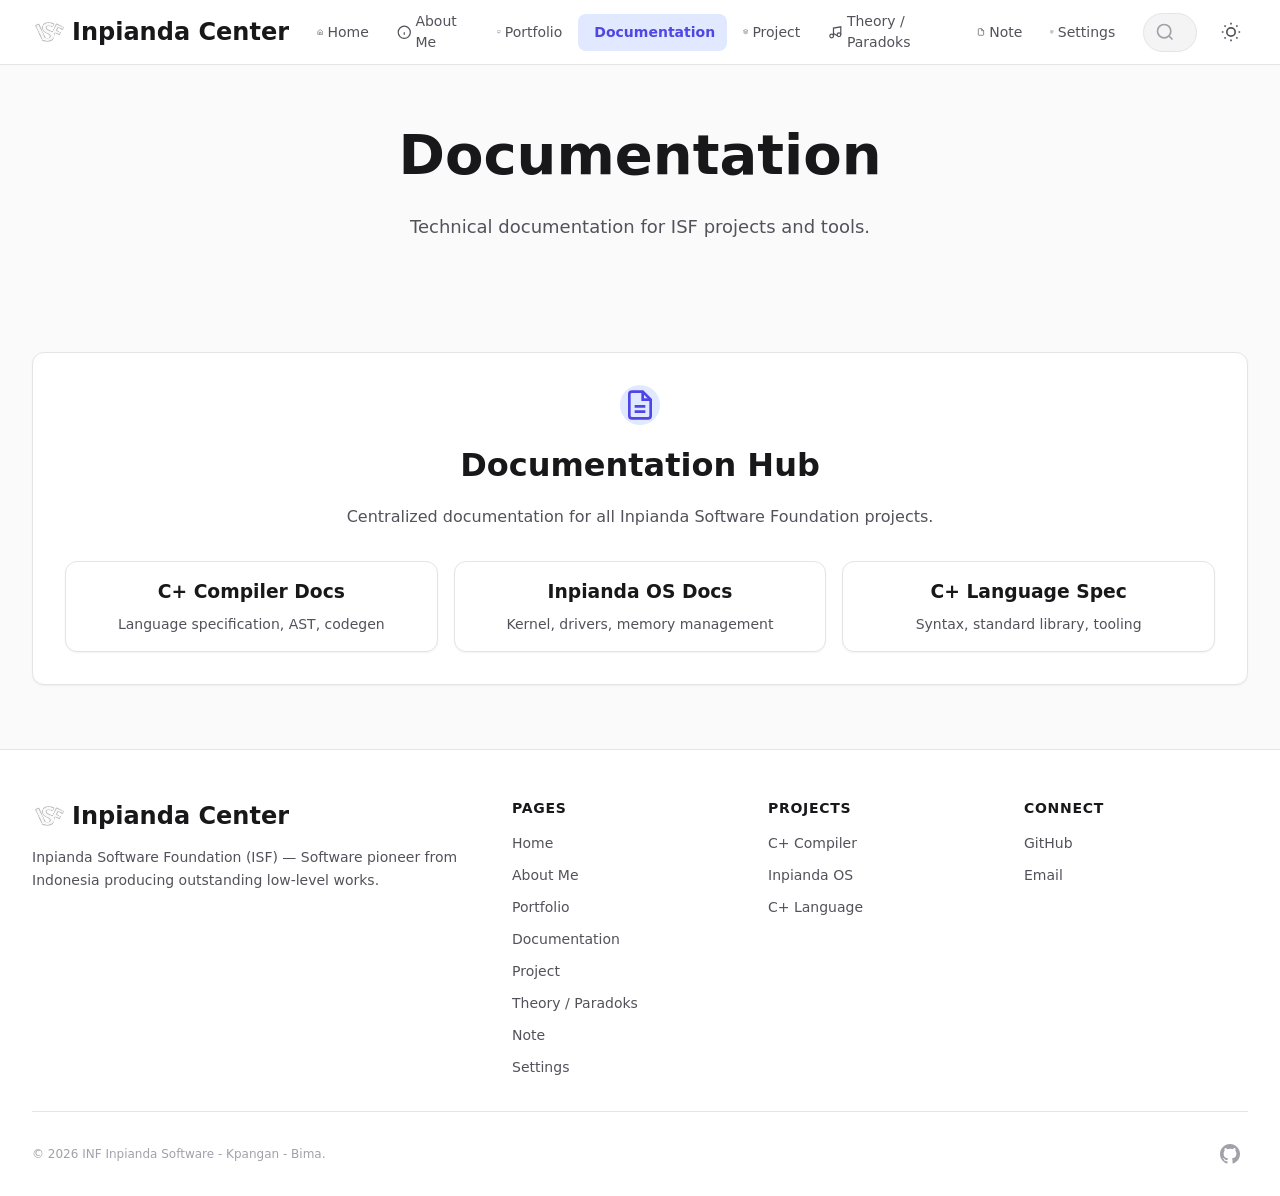
<file: documentation.html>
<!DOCTYPE html>
<html lang="id">
<head>
  <meta charset="UTF-8">
  <meta name="viewport" content="width=device-width, initial-scale=1.0">
  <title>Documentation | Inpianda Center</title>
  <meta name="description" content="Inpianda Software Foundation — Low-level systems programming: compilers, operating systems, embedded.">
  <meta name="theme-color" content="#1a1a2e">
  <link rel="icon" type="image/svg+xml" href="./favicon.svg">
  <link rel="manifest" href="./manifest.webmanifest">
  <link rel="apple-touch-icon" href="/apple-touch-icon.png">
  <script type="application/ld+json">{
  &quot;@context&quot;: &quot;https://schema.org&quot;,
  &quot;@type&quot;: &quot;WebSite&quot;,
  &quot;name&quot;: &quot;Inpianda Center&quot;,
  &quot;url&quot;: &quot;https://inpianda.dev&quot;,
  &quot;potentialAction&quot;: {
    &quot;@type&quot;: &quot;SearchAction&quot;,
    &quot;target&quot;: &quot;https://inpianda.dev/search?q&#x3D;{search_term_string}&quot;,
    &quot;query-input&quot;: &quot;required name&#x3D;search_term_string&quot;
  }
}</script>
  <script type="module" crossorigin src="./assets/main-DueiziBr.js"></script>
  <link rel="stylesheet" crossorigin href="./assets/main-DtDa6m83.css">
<link rel="manifest" href="./manifest.webmanifest"><script id="vite-plugin-pwa:register-sw" src="./registerSW.js"></script></head>
<body>
  <a href="#main-content" class="skip-link">Skip to main content</a>
  <header class="site-header" role="banner">
    <div class="container">
      <a href="/" class="logo" aria-label="Inpianda Center - Home">
        <img src="./assets/images/logo.svg" alt="" class="logo-img" style="width: 32px; height: 32px; border-radius: var(--radius-md);">
        <span>Inpianda Center</span>
      </a>
  
      <nav class="nav-desktop" role="navigation" aria-label="Main navigation">
        <a href="/" class="nav-link " aria-current="">
          <svg width="18" height="18" viewBox="0 0 24 24" fill="none" stroke="currentColor" stroke-width="2" aria-hidden="true"><path d="M3 9l9-7 9 7v11a2 2 0 0 1-2 2H5a2 2 0 0 1-2-2z"/><polyline points="9 22 9 12 15 12 15 22"/></svg>
          Home
        </a>
        <a href="/about" class="nav-link " aria-current="">
          <svg width="18" height="18" viewBox="0 0 24 24" fill="none" stroke="currentColor" stroke-width="2" aria-hidden="true"><circle cx="12" cy="12" r="10"/><path d="M12 16v-4"/><path d="M12 8h.01"/></svg>
          About Me
        </a>
        <a href="/projects" class="nav-link " aria-current="">
          <svg width="18" height="18" viewBox="0 0 24 24" fill="none" stroke="currentColor" stroke-width="2" aria-hidden="true"><rect x="2" y="3" width="20" height="14" rx="2"/><path d="M8 21h8M12 17v4"/></svg>
          Portfolio
        </a>
        <a href="/documentation" class="nav-link active" aria-current="page">
          <svg width="18" height="18" viewBox="0 0 24 24" fill="none" stroke="currentColor" stroke-width="2" aria-hidden="true"><path d="M14 2H6a2 2 0 0 0-2 2v16a2 2 0 0 0 2 2h12a2 2 0 0 0 2-2V8z"/><polyline points="14 2 14 8 20 8"/><line x1="16" y1="13" x2="8" y2="13"/><line x1="16" y1="17" x2="8" y2="17"/></svg>
          Documentation
        </a>
        <a href="/project" class="nav-link " aria-current="">
          <svg width="18" height="18" viewBox="0 0 24 24" fill="none" stroke="currentColor" stroke-width="2" aria-hidden="true"><path d="M12 2L2 7l10 5 10-5-10-5z"/><path d="M2 17l10 5 10-5"/><path d="M2 12l10 5 10-5"/></svg>
          Project
        </a>
        <a href="/theory" class="nav-link " aria-current="">
          <svg width="18" height="18" viewBox="0 0 24 24" fill="none" stroke="currentColor" stroke-width="2" aria-hidden="true"><path d="M9 18V5l12-2v13"/><circle cx="6" cy="18" r="3"/><circle cx="18" cy="16" r="3"/><line x1="8.59" y1="13.51" x2="15.42" y2="17.49"/></svg>
          Theory / Paradoks
        </a>
        <a href="/note" class="nav-link " aria-current="">
          <svg width="18" height="18" viewBox="0 0 24 24" fill="none" stroke="currentColor" stroke-width="2" aria-hidden="true"><path d="M14 2H6a2 2 0 0 0-2 2v16a2 2 0 0 0 2 2h12a2 2 0 0 0 2-2V8z"/><polyline points="14 2 14 8 20 8"/></svg>
          Note
        </a>
        <a href="/settings" class="nav-link " aria-current="">
          <svg width="18" height="18" viewBox="0 0 24 24" fill="none" stroke="currentColor" stroke-width="2" aria-hidden="true"><circle cx="12" cy="12" r="3"/><path d="M19.4 15a1.65 1.65 0 0 0 .33 1.82l.06.06a2 2 0 0 1 0 2.83 2 2 0 0 1-2.83 0l-.06-.06a1.65 1.65 0 0 0-1.82-.33 1.65 1.65 0 0 0-1 1.51V21a2 2 0 0 1-2 2 2 2 0 0 1-2-2v-.09A1.65 1.65 0 0 0 9 19.4a1.65 1.65 0 0 0-1.82.33l-.06.06a2 2 0 0 1-2.83 0 2 2 0 0 1 0-2.83l.06-.06a1.65 1.65 0 0 0 .33-1.82 1.65 1.65 0 0 0-1.51-1H3a2 2 0 0 1-2-2 2 2 0 0 1 2-2h.09A1.65 1.65 0 0 0 4.6 9a1.65 1.65 0 0 0-.33-1.82l-.06-.06a2 2 0 0 1 0-2.83 2 2 0 0 1 2.83 0l.06.06a1.65 1.65 0 0 0 1.82.33H9a1.65 1.65 0 0 0 1-1.51V3a2 2 0 0 1 2-2 2 2 0 0 1 2 2v.09a1.65 1.65 0 0 0 1 1.51 1.65 1.65 0 0 0 1.82-.33l.06-.06a2 2 0 0 1 2.83 0 2 2 0 0 1 0 2.83l-.06.06a1.65 1.65 0 0 0-.33 1.82V9a1.65 1.65 0 0 0 1.51 1H21a2 2 0 0 1 2 2 2 2 0 0 1-2 2h-.09a1.65 1.65 0 0 0-1.51 1z"/></svg>
          Settings
        </a>
      </nav>
  
      <div class="search-wrapper" role="search" aria-label="Site search">
        <svg class="search-icon" viewBox="0 0 24 24" fill="none" stroke="currentColor" stroke-width="2" aria-hidden="true"><circle cx="11" cy="11" r="8"/><path d="M21 21l-4.35-4.35"/></svg>
        <input type="search" class="search-input" placeholder="Search projects, docs..." aria-label="Search" autocomplete="off">
      </div>
  
      <button class="theme-toggle" aria-label="Toggle dark mode" data-theme-toggle>
        <svg class="sun-icon" viewBox="0 0 24 24" fill="none" stroke="currentColor" stroke-width="2" aria-hidden="true"><circle cx="12" cy="12" r="5"/><path d="M12 1v2M12 21v2M4.22 4.22l1.42 1.42M18.36 18.36l1.42 1.42M1 12h2M21 12h2M4.22 19.78l1.42-1.42M18.36 5.64l1.42-1.42"/></svg>
        <svg class="moon-icon" viewBox="0 0 24 24" fill="none" stroke="currentColor" stroke-width="2" aria-hidden="true"><path d="M21 12.79A9 9 0 1 1 11.21 3 7 7 0 0 0 21 12.79z"/></svg>
      </button>
  
      <button class="mobile-menu-btn" aria-label="Open menu" aria-expanded="false" aria-controls="mobile-nav" data-mobile-menu-btn>
        <svg width="24" height="24" viewBox="0 0 24 24" fill="none" stroke="currentColor" stroke-width="2" aria-hidden="true"><line x1="3" y1="12" x2="21" y2="12"/><line x1="3" y1="6" x2="21" y2="6"/><line x1="3" y1="18" x2="21" y2="18"/></svg>
      </button>
    </div>
  </header>
  
  <!-- Mobile Nav Drawer -->
  <div class="mobile-nav-overlay" data-mobile-nav-overlay aria-hidden="true"></div>
  <nav class="mobile-nav" id="mobile-nav" role="navigation" aria-label="Mobile navigation" aria-hidden="true">
    <div class="mobile-nav-header">
      <img src="./assets/images/logo.svg" alt="" class="logo-img" style="width: 32px; height: 32px; border-radius: var(--radius-md);">
      <span>Inpianda Center</span>
      <button class="mobile-nav-close" aria-label="Close menu" data-mobile-nav-close>
        <svg width="24" height="24" viewBox="0 0 24 24" fill="none" stroke="currentColor" stroke-width="2" aria-hidden="true"><line x1="18" y1="6" x2="6" y2="18"/><line x1="6" y1="6" x2="18" y2="18"/></svg>
      </button>
    </div>
    <div class="mobile-nav-links">
      <a href="/" class="mobile-nav-link " data-mobile-nav-link>
        <svg width="22" height="22" viewBox="0 0 24 24" fill="none" stroke="currentColor" stroke-width="2" aria-hidden="true"><path d="M3 9l9-7 9 7v11a2 2 0 0 1-2 2H5a2 2 0 0 1-2-2z"/><polyline points="9 22 9 12 15 12 15 22"/></svg>
        Home
      </a>
      <a href="/about" class="mobile-nav-link " data-mobile-nav-link>
        <svg width="22" height="22" viewBox="0 0 24 24" fill="none" stroke="currentColor" stroke-width="2" aria-hidden="true"><circle cx="12" cy="12" r="10"/><path d="M12 16v-4"/><path d="M12 8h.01"/></svg>
        About Me
      </a>
      <a href="/projects" class="mobile-nav-link " data-mobile-nav-link>
        <svg width="22" height="22" viewBox="0 0 24 24" fill="none" stroke="currentColor" stroke-width="2" aria-hidden="true"><rect x="2" y="3" width="20" height="14" rx="2"/><path d="M8 21h8M12 17v4"/></svg>
        Portfolio
      </a>
      <a href="/documentation" class="mobile-nav-link active" data-mobile-nav-link>
        <svg width="22" height="22" viewBox="0 0 24 24" fill="none" stroke="currentColor" stroke-width="2" aria-hidden="true"><path d="M14 2H6a2 2 0 0 0-2 2v16a2 2 0 0 0 2 2h12a2 2 0 0 0 2-2V8z"/><polyline points="14 2 14 8 20 8"/></svg>
        Documentation
      </a>
      <a href="/project" class="mobile-nav-link " data-mobile-nav-link>
        <svg width="22" height="22" viewBox="0 0 24 24" fill="none" stroke="currentColor" stroke-width="2" aria-hidden="true"><path d="M12 2L2 7l10 5 10-5-10-5z"/><path d="M2 17l10 5 10-5"/><path d="M2 12l10 5 10-5"/></svg>
        Project
      </a>
      <a href="/theory" class="mobile-nav-link " data-mobile-nav-link>
        <svg width="22" height="22" viewBox="0 0 24 24" fill="none" stroke="currentColor" stroke-width="2" aria-hidden="true"><path d="M9 18V5l12-2v13"/><circle cx="6" cy="18" r="3"/><circle cx="18" cy="16" r="3"/><line x1="8.59" y1="13.51" x2="15.42" y2="17.49"/></svg>
        Theory / Paradoks
      </a>
      <a href="/note" class="mobile-nav-link " data-mobile-nav-link>
        <svg width="22" height="22" viewBox="0 0 24 24" fill="none" stroke="currentColor" stroke-width="2" aria-hidden="true"><path d="M14 2H6a2 2 0 0 0-2 2v16a2 2 0 0 0 2 2h12a2 2 0 0 0 2-2V8z"/><polyline points="14 2 14 8 20 8"/></svg>
        Note
      </a>
      <a href="/settings" class="mobile-nav-link " data-mobile-nav-link>
        <svg width="22" height="22" viewBox="0 0 24 24" fill="none" stroke="currentColor" stroke-width="2" aria-hidden="true"><circle cx="12" cy="12" r="3"/><path d="M19.4 15a1.65 1.65 0 0 0 .33 1.82l.06.06a2 2 0 0 1 0 2.83 2 2 0 0 1-2.83 0l-.06-.06a1.65 1.65 0 0 0-1.82-.33 1.65 1.65 0 0 0-1 1.51V21a2 2 0 0 1-2 2 2 2 0 0 1-2-2v-.09A1.65 1.65 0 0 0 9 19.4a1.65 1.65 0 0 0-1.82-.33l-.06-.06a2 2 0 0 1-2.83 0 2 2 0 0 1 0-2.83l.06-.06a1.65 1.65 0 0 0 .33-1.82 1.65 1.65 0 0 0-1-1.51H3a2 2 0 0 1-2-2 2 2 0 0 1 2-2h.09A1.65 1.65 0 0 0 4.6 9a1.65 1.65 0 0 0-.33-1.82l-.06-.06a2 2 0 0 1 0-2.83 2 2 0 0 1 2.83 0l.06.06a1.65 1.65 0 0 0 1.82.33H9a1.65 1.65 0 0 0 1-1.51V3a2 2 0 0 1 2-2 2 2 0 0 1 2 2v.09a1.65 1.65 0 0 0 1 1.51 1.65 1.65 0 0 0 1.82-.33l.06-.06a2 2 0 0 1 2.83 0 2 2 0 0 1 0 2.83l-.06.06a1.65 1.65 0 0 0-.33 1.82V9a1.65 1.65 0 0 0 1.51 1H21a2 2 0 0 1 2 2 2 2 0 0 1-2 2h-.09a1.65 1.65 0 0 0-1.51 1z"/></svg>
        Settings
      </a>
    </div>
  </nav>  <main id="main-content" role="main">
    <header class="hero" style="padding: var(--space-12) 0;">
      <div class="container">
        <h1 class="text-4xl font-bold text-center mb-4">Documentation</h1>
        <p class="text-lg text-secondary text-center max-w-2xl mx-auto">Technical documentation for ISF projects and tools.</p>
      </div>
    </header>
    
    <section class="section">
      <div class="container">
        <div class="card p-8 max-w-3xl mx-auto text-center">
          <div class="avatar bg-brand-light text-brand mb-4 mx-auto" aria-hidden="true">
            <svg width="32" height="32" viewBox="0 0 24 24" fill="none" stroke="currentColor" stroke-width="2"><path d="M14 2H6a2 2 0 0 0-2 2v16a2 2 0 0 0 2 2h12a2 2 0 0 0 2-2V8z"/><polyline points="14 2 14 8 20 8"/><line x1="16" y1="13" x2="8" y2="13"/><line x1="16" y1="17" x2="8" y2="17"/></svg>
          </div>
          <h2 class="text-2xl font-bold mb-4">Documentation Hub</h2>
          <p class="text-secondary mb-8">Centralized documentation for all Inpianda Software Foundation projects.</p>
          <div class="grid grid-cols-1 md:grid-cols-3 gap-4">
            <a href="/projects#cplus-compiler" class="card p-4 hover:bg-tertiary transition-colors">
              <h3 class="font-semibold mb-2">C+ Compiler Docs</h3>
              <p class="text-sm text-secondary">Language specification, AST, codegen</p>
            </a>
            <a href="/projects#inpianda-os" class="card p-4 hover:bg-tertiary transition-colors">
              <h3 class="font-semibold mb-2">Inpianda OS Docs</h3>
              <p class="text-sm text-secondary">Kernel, drivers, memory management</p>
            </a>
            <a href="/projects#cplus-language" class="card p-4 hover:bg-tertiary transition-colors">
              <h3 class="font-semibold mb-2">C+ Language Spec</h3>
              <p class="text-sm text-secondary">Syntax, standard library, tooling</p>
            </a>
          </div>
        </div>
      </div>
    </section>  </main>
  <footer class="site-footer" role="contentinfo">
    <div class="container">
      <div class="footer-grid">
        <div class="footer-brand">
          <a href="/" class="logo" aria-label="Inpianda Center - Home">
            <img src="./assets/images/logo.svg" alt="" class="logo-img" style="width: 32px; height: 32px; border-radius: var(--radius-md);">
            <span>Inpianda Center</span>
          </a>
          <p class="footer-tagline">Inpianda Software Foundation (ISF) — Software pioneer from Indonesia producing outstanding low-level works.</p>
        </div>
  
        <nav class="footer-nav" aria-label="Navigation">
          <h3 class="footer-title">Pages</h3>
          <ul class="footer-links">
            <li><a href="/" class="footer-link">Home</a></li>
            <li><a href="/about" class="footer-link">About Me</a></li>
            <li><a href="/projects" class="footer-link">Portfolio</a></li>
            <li><a href="/documentation" class="footer-link">Documentation</a></li>
            <li><a href="/project" class="footer-link">Project</a></li>
            <li><a href="/theory" class="footer-link">Theory / Paradoks</a></li>
            <li><a href="/note" class="footer-link">Note</a></li>
            <li><a href="/settings" class="footer-link">Settings</a></li>
          </ul>
        </nav>
  
        <nav class="footer-nav" aria-label="Projects">
          <h3 class="footer-title">Projects</h3>
          <ul class="footer-links">
            <li><a href="/projects#cplus-compiler" class="footer-link">C+ Compiler</a></li>
            <li><a href="/projects#inpianda-os" class="footer-link">Inpianda OS</a></li>
            <li><a href="/projects#cplus-language" class="footer-link">C+ Language</a></li>
          </ul>
        </nav>
  
        <nav class="footer-nav" aria-label="Connect">
          <h3 class="footer-title">Connect</h3>
          <ul class="footer-links">
            <li><a href="https://github.com" class="footer-link" target="_blank" rel="noopener noreferrer">GitHub</a></li>
            <li><a href="mailto:hello@inpianda.dev" class="footer-link">Email</a></li>
          </ul>
        </nav>
      </div>
  
      <div class="footer-bottom">
        <p class="copyright">&copy; 2026 INF Inpianda Software - Kpangan - Bima.</p>
        <div class="footer-social" role="list" aria-label="Social links">
          <a href="https://github.com" class="social-link" target="_blank" rel="noopener noreferrer" aria-label="GitHub" role="listitem">
            <svg viewBox="0 0 24 24" fill="currentColor" aria-hidden="true"><path d="M12 0C5.374 0 0 5.373 0 12c0 5.302 3.438 9.8 8.207 11.387.599.111.793-.261.793-.577v-2.234c-3.338.726-4.033-1.416-4.033-1.416-.546-1.387-1.333-1.756-1.333-1.756-1.089-.745.083-.729.083-.729 1.205.084 1.839 1.237 1.839 1.237 1.07 1.834 2.807 1.304 3.492.997.107-.775.418-1.305.762-1.604-2.665-.305-5.467-1.334-5.467-5.931 0-1.311.469-2.381 1.236-3.221-.124-.303-.535-1.524.117-3.176 0 0 1.008-.322 3.301 1.23A11.509 11.509 0 0112 5.803c1.02.005 2.047.138 3.006.404 2.291-1.552 3.297-1.23 3.297-1.23.653 1.653.242 2.874.118 3.176.77.84 1.235 1.911 1.235 3.221 0 4.609-2.807 5.624-5.479 5.921.43.372.823 1.102.823 2.222v3.293c0 .319.192.694.801.576C20.566 21.797 24 17.3 24 12c0-6.627-5.373-12-12-12z"/></svg>
          </a>
        </div>
      </div>
    </div>
  </footer>  
</body>
</html>
</file>
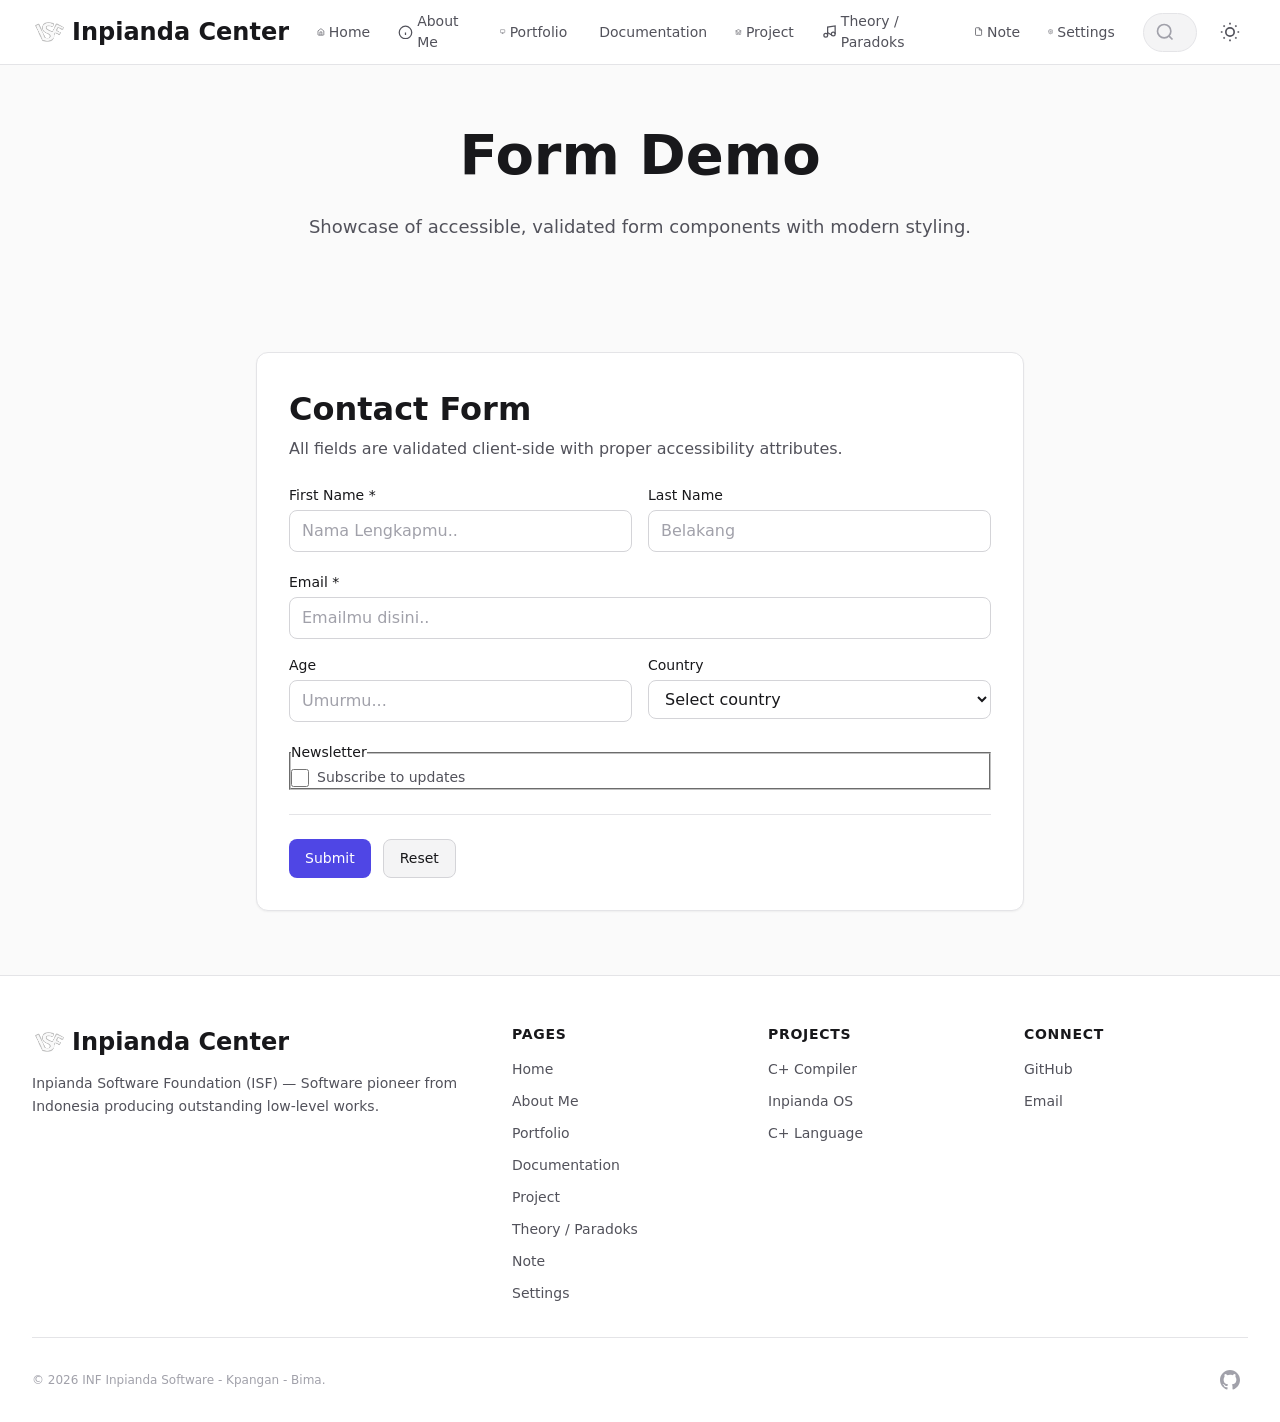
<file: form.html>
<!DOCTYPE html>
<html lang="id">
<head>
  <meta charset="UTF-8">
  <meta name="viewport" content="width=device-width, initial-scale=1.0">
  <title>Form | Inpianda Center</title>
  <meta name="description" content="Inpianda Software Foundation — Low-level systems programming: compilers, operating systems, embedded.">
  <meta name="theme-color" content="#1a1a2e">
  <link rel="icon" type="image/svg+xml" href="./favicon.svg">
  <link rel="manifest" href="./manifest.webmanifest">
  <link rel="apple-touch-icon" href="/apple-touch-icon.png">
  <script type="application/ld+json">{
  &quot;@context&quot;: &quot;https://schema.org&quot;,
  &quot;@type&quot;: &quot;WebSite&quot;,
  &quot;name&quot;: &quot;Inpianda Center&quot;,
  &quot;url&quot;: &quot;https://inpianda.dev&quot;,
  &quot;potentialAction&quot;: {
    &quot;@type&quot;: &quot;SearchAction&quot;,
    &quot;target&quot;: &quot;https://inpianda.dev/search?q&#x3D;{search_term_string}&quot;,
    &quot;query-input&quot;: &quot;required name&#x3D;search_term_string&quot;
  }
}</script>
  <script type="module" crossorigin src="./assets/main-DueiziBr.js"></script>
  <link rel="stylesheet" crossorigin href="./assets/main-DtDa6m83.css">
<link rel="manifest" href="./manifest.webmanifest"><script id="vite-plugin-pwa:register-sw" src="./registerSW.js"></script></head>
<body>
  <a href="#main-content" class="skip-link">Skip to main content</a>
  <header class="site-header" role="banner">
    <div class="container">
      <a href="/" class="logo" aria-label="Inpianda Center - Home">
        <img src="./assets/images/logo.svg" alt="" class="logo-img" style="width: 32px; height: 32px; border-radius: var(--radius-md);">
        <span>Inpianda Center</span>
      </a>
  
      <nav class="nav-desktop" role="navigation" aria-label="Main navigation">
        <a href="/" class="nav-link " aria-current="">
          <svg width="18" height="18" viewBox="0 0 24 24" fill="none" stroke="currentColor" stroke-width="2" aria-hidden="true"><path d="M3 9l9-7 9 7v11a2 2 0 0 1-2 2H5a2 2 0 0 1-2-2z"/><polyline points="9 22 9 12 15 12 15 22"/></svg>
          Home
        </a>
        <a href="/about" class="nav-link " aria-current="">
          <svg width="18" height="18" viewBox="0 0 24 24" fill="none" stroke="currentColor" stroke-width="2" aria-hidden="true"><circle cx="12" cy="12" r="10"/><path d="M12 16v-4"/><path d="M12 8h.01"/></svg>
          About Me
        </a>
        <a href="/projects" class="nav-link " aria-current="">
          <svg width="18" height="18" viewBox="0 0 24 24" fill="none" stroke="currentColor" stroke-width="2" aria-hidden="true"><rect x="2" y="3" width="20" height="14" rx="2"/><path d="M8 21h8M12 17v4"/></svg>
          Portfolio
        </a>
        <a href="/documentation" class="nav-link " aria-current="">
          <svg width="18" height="18" viewBox="0 0 24 24" fill="none" stroke="currentColor" stroke-width="2" aria-hidden="true"><path d="M14 2H6a2 2 0 0 0-2 2v16a2 2 0 0 0 2 2h12a2 2 0 0 0 2-2V8z"/><polyline points="14 2 14 8 20 8"/><line x1="16" y1="13" x2="8" y2="13"/><line x1="16" y1="17" x2="8" y2="17"/></svg>
          Documentation
        </a>
        <a href="/project" class="nav-link " aria-current="">
          <svg width="18" height="18" viewBox="0 0 24 24" fill="none" stroke="currentColor" stroke-width="2" aria-hidden="true"><path d="M12 2L2 7l10 5 10-5-10-5z"/><path d="M2 17l10 5 10-5"/><path d="M2 12l10 5 10-5"/></svg>
          Project
        </a>
        <a href="/theory" class="nav-link " aria-current="">
          <svg width="18" height="18" viewBox="0 0 24 24" fill="none" stroke="currentColor" stroke-width="2" aria-hidden="true"><path d="M9 18V5l12-2v13"/><circle cx="6" cy="18" r="3"/><circle cx="18" cy="16" r="3"/><line x1="8.59" y1="13.51" x2="15.42" y2="17.49"/></svg>
          Theory / Paradoks
        </a>
        <a href="/note" class="nav-link " aria-current="">
          <svg width="18" height="18" viewBox="0 0 24 24" fill="none" stroke="currentColor" stroke-width="2" aria-hidden="true"><path d="M14 2H6a2 2 0 0 0-2 2v16a2 2 0 0 0 2 2h12a2 2 0 0 0 2-2V8z"/><polyline points="14 2 14 8 20 8"/></svg>
          Note
        </a>
        <a href="/settings" class="nav-link " aria-current="">
          <svg width="18" height="18" viewBox="0 0 24 24" fill="none" stroke="currentColor" stroke-width="2" aria-hidden="true"><circle cx="12" cy="12" r="3"/><path d="M19.4 15a1.65 1.65 0 0 0 .33 1.82l.06.06a2 2 0 0 1 0 2.83 2 2 0 0 1-2.83 0l-.06-.06a1.65 1.65 0 0 0-1.82-.33 1.65 1.65 0 0 0-1 1.51V21a2 2 0 0 1-2 2 2 2 0 0 1-2-2v-.09A1.65 1.65 0 0 0 9 19.4a1.65 1.65 0 0 0-1.82.33l-.06.06a2 2 0 0 1-2.83 0 2 2 0 0 1 0-2.83l.06-.06a1.65 1.65 0 0 0 .33-1.82 1.65 1.65 0 0 0-1.51-1H3a2 2 0 0 1-2-2 2 2 0 0 1 2-2h.09A1.65 1.65 0 0 0 4.6 9a1.65 1.65 0 0 0-.33-1.82l-.06-.06a2 2 0 0 1 0-2.83 2 2 0 0 1 2.83 0l.06.06a1.65 1.65 0 0 0 1.82.33H9a1.65 1.65 0 0 0 1-1.51V3a2 2 0 0 1 2-2 2 2 0 0 1 2 2v.09a1.65 1.65 0 0 0 1 1.51 1.65 1.65 0 0 0 1.82-.33l.06-.06a2 2 0 0 1 2.83 0 2 2 0 0 1 0 2.83l-.06.06a1.65 1.65 0 0 0-.33 1.82V9a1.65 1.65 0 0 0 1.51 1H21a2 2 0 0 1 2 2 2 2 0 0 1-2 2h-.09a1.65 1.65 0 0 0-1.51 1z"/></svg>
          Settings
        </a>
      </nav>
  
      <div class="search-wrapper" role="search" aria-label="Site search">
        <svg class="search-icon" viewBox="0 0 24 24" fill="none" stroke="currentColor" stroke-width="2" aria-hidden="true"><circle cx="11" cy="11" r="8"/><path d="M21 21l-4.35-4.35"/></svg>
        <input type="search" class="search-input" placeholder="Search projects, docs..." aria-label="Search" autocomplete="off">
      </div>
  
      <button class="theme-toggle" aria-label="Toggle dark mode" data-theme-toggle>
        <svg class="sun-icon" viewBox="0 0 24 24" fill="none" stroke="currentColor" stroke-width="2" aria-hidden="true"><circle cx="12" cy="12" r="5"/><path d="M12 1v2M12 21v2M4.22 4.22l1.42 1.42M18.36 18.36l1.42 1.42M1 12h2M21 12h2M4.22 19.78l1.42-1.42M18.36 5.64l1.42-1.42"/></svg>
        <svg class="moon-icon" viewBox="0 0 24 24" fill="none" stroke="currentColor" stroke-width="2" aria-hidden="true"><path d="M21 12.79A9 9 0 1 1 11.21 3 7 7 0 0 0 21 12.79z"/></svg>
      </button>
  
      <button class="mobile-menu-btn" aria-label="Open menu" aria-expanded="false" aria-controls="mobile-nav" data-mobile-menu-btn>
        <svg width="24" height="24" viewBox="0 0 24 24" fill="none" stroke="currentColor" stroke-width="2" aria-hidden="true"><line x1="3" y1="12" x2="21" y2="12"/><line x1="3" y1="6" x2="21" y2="6"/><line x1="3" y1="18" x2="21" y2="18"/></svg>
      </button>
    </div>
  </header>
  
  <!-- Mobile Nav Drawer -->
  <div class="mobile-nav-overlay" data-mobile-nav-overlay aria-hidden="true"></div>
  <nav class="mobile-nav" id="mobile-nav" role="navigation" aria-label="Mobile navigation" aria-hidden="true">
    <div class="mobile-nav-header">
      <img src="./assets/images/logo.svg" alt="" class="logo-img" style="width: 32px; height: 32px; border-radius: var(--radius-md);">
      <span>Inpianda Center</span>
      <button class="mobile-nav-close" aria-label="Close menu" data-mobile-nav-close>
        <svg width="24" height="24" viewBox="0 0 24 24" fill="none" stroke="currentColor" stroke-width="2" aria-hidden="true"><line x1="18" y1="6" x2="6" y2="18"/><line x1="6" y1="6" x2="18" y2="18"/></svg>
      </button>
    </div>
    <div class="mobile-nav-links">
      <a href="/" class="mobile-nav-link " data-mobile-nav-link>
        <svg width="22" height="22" viewBox="0 0 24 24" fill="none" stroke="currentColor" stroke-width="2" aria-hidden="true"><path d="M3 9l9-7 9 7v11a2 2 0 0 1-2 2H5a2 2 0 0 1-2-2z"/><polyline points="9 22 9 12 15 12 15 22"/></svg>
        Home
      </a>
      <a href="/about" class="mobile-nav-link " data-mobile-nav-link>
        <svg width="22" height="22" viewBox="0 0 24 24" fill="none" stroke="currentColor" stroke-width="2" aria-hidden="true"><circle cx="12" cy="12" r="10"/><path d="M12 16v-4"/><path d="M12 8h.01"/></svg>
        About Me
      </a>
      <a href="/projects" class="mobile-nav-link " data-mobile-nav-link>
        <svg width="22" height="22" viewBox="0 0 24 24" fill="none" stroke="currentColor" stroke-width="2" aria-hidden="true"><rect x="2" y="3" width="20" height="14" rx="2"/><path d="M8 21h8M12 17v4"/></svg>
        Portfolio
      </a>
      <a href="/documentation" class="mobile-nav-link " data-mobile-nav-link>
        <svg width="22" height="22" viewBox="0 0 24 24" fill="none" stroke="currentColor" stroke-width="2" aria-hidden="true"><path d="M14 2H6a2 2 0 0 0-2 2v16a2 2 0 0 0 2 2h12a2 2 0 0 0 2-2V8z"/><polyline points="14 2 14 8 20 8"/></svg>
        Documentation
      </a>
      <a href="/project" class="mobile-nav-link " data-mobile-nav-link>
        <svg width="22" height="22" viewBox="0 0 24 24" fill="none" stroke="currentColor" stroke-width="2" aria-hidden="true"><path d="M12 2L2 7l10 5 10-5-10-5z"/><path d="M2 17l10 5 10-5"/><path d="M2 12l10 5 10-5"/></svg>
        Project
      </a>
      <a href="/theory" class="mobile-nav-link " data-mobile-nav-link>
        <svg width="22" height="22" viewBox="0 0 24 24" fill="none" stroke="currentColor" stroke-width="2" aria-hidden="true"><path d="M9 18V5l12-2v13"/><circle cx="6" cy="18" r="3"/><circle cx="18" cy="16" r="3"/><line x1="8.59" y1="13.51" x2="15.42" y2="17.49"/></svg>
        Theory / Paradoks
      </a>
      <a href="/note" class="mobile-nav-link " data-mobile-nav-link>
        <svg width="22" height="22" viewBox="0 0 24 24" fill="none" stroke="currentColor" stroke-width="2" aria-hidden="true"><path d="M14 2H6a2 2 0 0 0-2 2v16a2 2 0 0 0 2 2h12a2 2 0 0 0 2-2V8z"/><polyline points="14 2 14 8 20 8"/></svg>
        Note
      </a>
      <a href="/settings" class="mobile-nav-link " data-mobile-nav-link>
        <svg width="22" height="22" viewBox="0 0 24 24" fill="none" stroke="currentColor" stroke-width="2" aria-hidden="true"><circle cx="12" cy="12" r="3"/><path d="M19.4 15a1.65 1.65 0 0 0 .33 1.82l.06.06a2 2 0 0 1 0 2.83 2 2 0 0 1-2.83 0l-.06-.06a1.65 1.65 0 0 0-1.82-.33 1.65 1.65 0 0 0-1 1.51V21a2 2 0 0 1-2 2 2 2 0 0 1-2-2v-.09A1.65 1.65 0 0 0 9 19.4a1.65 1.65 0 0 0-1.82-.33l-.06-.06a2 2 0 0 1-2.83 0 2 2 0 0 1 0-2.83l.06-.06a1.65 1.65 0 0 0 .33-1.82 1.65 1.65 0 0 0-1-1.51H3a2 2 0 0 1-2-2 2 2 0 0 1 2-2h.09A1.65 1.65 0 0 0 4.6 9a1.65 1.65 0 0 0-.33-1.82l-.06-.06a2 2 0 0 1 0-2.83 2 2 0 0 1 2.83 0l.06.06a1.65 1.65 0 0 0 1.82.33H9a1.65 1.65 0 0 0 1-1.51V3a2 2 0 0 1 2-2 2 2 0 0 1 2 2v.09a1.65 1.65 0 0 0 1 1.51 1.65 1.65 0 0 0 1.82-.33l.06-.06a2 2 0 0 1 2.83 0 2 2 0 0 1 0 2.83l-.06.06a1.65 1.65 0 0 0-.33 1.82V9a1.65 1.65 0 0 0 1.51 1H21a2 2 0 0 1 2 2 2 2 0 0 1-2 2h-.09a1.65 1.65 0 0 0-1.51 1z"/></svg>
        Settings
      </a>
    </div>
  </nav>  <main id="main-content" role="main">
    <header class="hero" style="padding: var(--space-12) 0;">
      <div class="container">
        <h1 class="text-4xl font-bold text-center mb-4">Form Demo</h1>
        <p class="text-lg text-secondary text-center max-w-2xl mx-auto">Showcase of accessible, validated form components with modern styling.</p>
      </div>
    </header>
    
    <section class="section">
      <div class="container">
        <div class="form-page">
          <div class="form-card card">
            <h2 class="form-title">Contact Form</h2>
            <p class="form-subtitle">All fields are validated client-side with proper accessibility attributes.</p>
            <form id="demo-form" class="form" novalidate>
              <div class="form-row">
                <div class="form-group">
                  <label for="fname" class="form-label">First Name <span aria-hidden="true">*</span></label>
                  <input type="text" id="fname" name="firstname" class="form-input" required autocomplete="given-name" aria-required="true" placeholder="Nama Lengkapmu..">
                  <p class="form-error" id="fname-error" aria-live="polite"></p>
                </div>
                <div class="form-group">
                  <label for="lname" class="form-label">Last Name</label>
                  <input type="text" id="lname" name="lastname" class="form-input" autocomplete="family-name" placeholder="Belakang">
                </div>
              </div>
              <div class="form-group">
                <label for="email" class="form-label">Email <span aria-hidden="true">*</span></label>
                <input type="email" id="email" name="email" class="form-input" required autocomplete="email" aria-required="true" placeholder="Emailmu disini..">
                <p class="form-error" id="email-error" aria-live="polite"></p>
              </div>
              <div class="form-row">
                <div class="form-group">
                  <label for="age" class="form-label">Age</label>
                  <input type="number" id="age" name="age" class="form-input" min="1" max="120" autocomplete="age" placeholder="Umurmu...">
                  <p class="form-error" id="age-error" aria-live="polite"></p>
                </div>
                <div class="form-group">
                  <label for="country" class="form-label">Country</label>
                  <select id="country" name="country" class="form-select" autocomplete="country">
                    <option value="">Select country</option>
                    <option value="indonesia">Indonesia</option>
                    <option value="usa">United States</option>
                    <option value="canada">Canada</option>
                    <option value="australia">Australia</option>
                    <option value="singapore">Singapore</option>
                    <option value="japan">Japan</option>
                    <option value="germany">Germany</option>
                    <option value="netherlands">Netherlands</option>
                  </select>
                </div>
              </div>
              <fieldset class="form-group">
                <legend class="form-label">Newsletter</legend>
                <div class="form-check">
                  <input type="checkbox" id="newsletter" name="newsletter" class="form-check-input" value="yes">
                  <label for="newsletter" class="form-check-label">Subscribe to updates</label>
                </div>
              </fieldset>
              <div class="form-actions">
                <button type="submit" class="btn btn-primary">Submit</button>
                <button type="reset" class="btn btn-secondary">Reset</button>
              </div>
              <div id="demo-form-status" class="hidden mt-4 p-4 rounded-lg" role="status" aria-live="polite"></div>
            </form>
          </div>
        </div>
      </div>
    </section>  </main>
  <footer class="site-footer" role="contentinfo">
    <div class="container">
      <div class="footer-grid">
        <div class="footer-brand">
          <a href="/" class="logo" aria-label="Inpianda Center - Home">
            <img src="./assets/images/logo.svg" alt="" class="logo-img" style="width: 32px; height: 32px; border-radius: var(--radius-md);">
            <span>Inpianda Center</span>
          </a>
          <p class="footer-tagline">Inpianda Software Foundation (ISF) — Software pioneer from Indonesia producing outstanding low-level works.</p>
        </div>
  
        <nav class="footer-nav" aria-label="Navigation">
          <h3 class="footer-title">Pages</h3>
          <ul class="footer-links">
            <li><a href="/" class="footer-link">Home</a></li>
            <li><a href="/about" class="footer-link">About Me</a></li>
            <li><a href="/projects" class="footer-link">Portfolio</a></li>
            <li><a href="/documentation" class="footer-link">Documentation</a></li>
            <li><a href="/project" class="footer-link">Project</a></li>
            <li><a href="/theory" class="footer-link">Theory / Paradoks</a></li>
            <li><a href="/note" class="footer-link">Note</a></li>
            <li><a href="/settings" class="footer-link">Settings</a></li>
          </ul>
        </nav>
  
        <nav class="footer-nav" aria-label="Projects">
          <h3 class="footer-title">Projects</h3>
          <ul class="footer-links">
            <li><a href="/projects#cplus-compiler" class="footer-link">C+ Compiler</a></li>
            <li><a href="/projects#inpianda-os" class="footer-link">Inpianda OS</a></li>
            <li><a href="/projects#cplus-language" class="footer-link">C+ Language</a></li>
          </ul>
        </nav>
  
        <nav class="footer-nav" aria-label="Connect">
          <h3 class="footer-title">Connect</h3>
          <ul class="footer-links">
            <li><a href="https://github.com" class="footer-link" target="_blank" rel="noopener noreferrer">GitHub</a></li>
            <li><a href="mailto:hello@inpianda.dev" class="footer-link">Email</a></li>
          </ul>
        </nav>
      </div>
  
      <div class="footer-bottom">
        <p class="copyright">&copy; 2026 INF Inpianda Software - Kpangan - Bima.</p>
        <div class="footer-social" role="list" aria-label="Social links">
          <a href="https://github.com" class="social-link" target="_blank" rel="noopener noreferrer" aria-label="GitHub" role="listitem">
            <svg viewBox="0 0 24 24" fill="currentColor" aria-hidden="true"><path d="M12 0C5.374 0 0 5.373 0 12c0 5.302 3.438 9.8 8.207 11.387.599.111.793-.261.793-.577v-2.234c-3.338.726-4.033-1.416-4.033-1.416-.546-1.387-1.333-1.756-1.333-1.756-1.089-.745.083-.729.083-.729 1.205.084 1.839 1.237 1.839 1.237 1.07 1.834 2.807 1.304 3.492.997.107-.775.418-1.305.762-1.604-2.665-.305-5.467-1.334-5.467-5.931 0-1.311.469-2.381 1.236-3.221-.124-.303-.535-1.524.117-3.176 0 0 1.008-.322 3.301 1.23A11.509 11.509 0 0112 5.803c1.02.005 2.047.138 3.006.404 2.291-1.552 3.297-1.23 3.297-1.23.653 1.653.242 2.874.118 3.176.77.84 1.235 1.911 1.235 3.221 0 4.609-2.807 5.624-5.479 5.921.43.372.823 1.102.823 2.222v3.293c0 .319.192.694.801.576C20.566 21.797 24 17.3 24 12c0-6.627-5.373-12-12-12z"/></svg>
          </a>
        </div>
      </div>
    </div>
  </footer>  
</body>
</html>
</file>
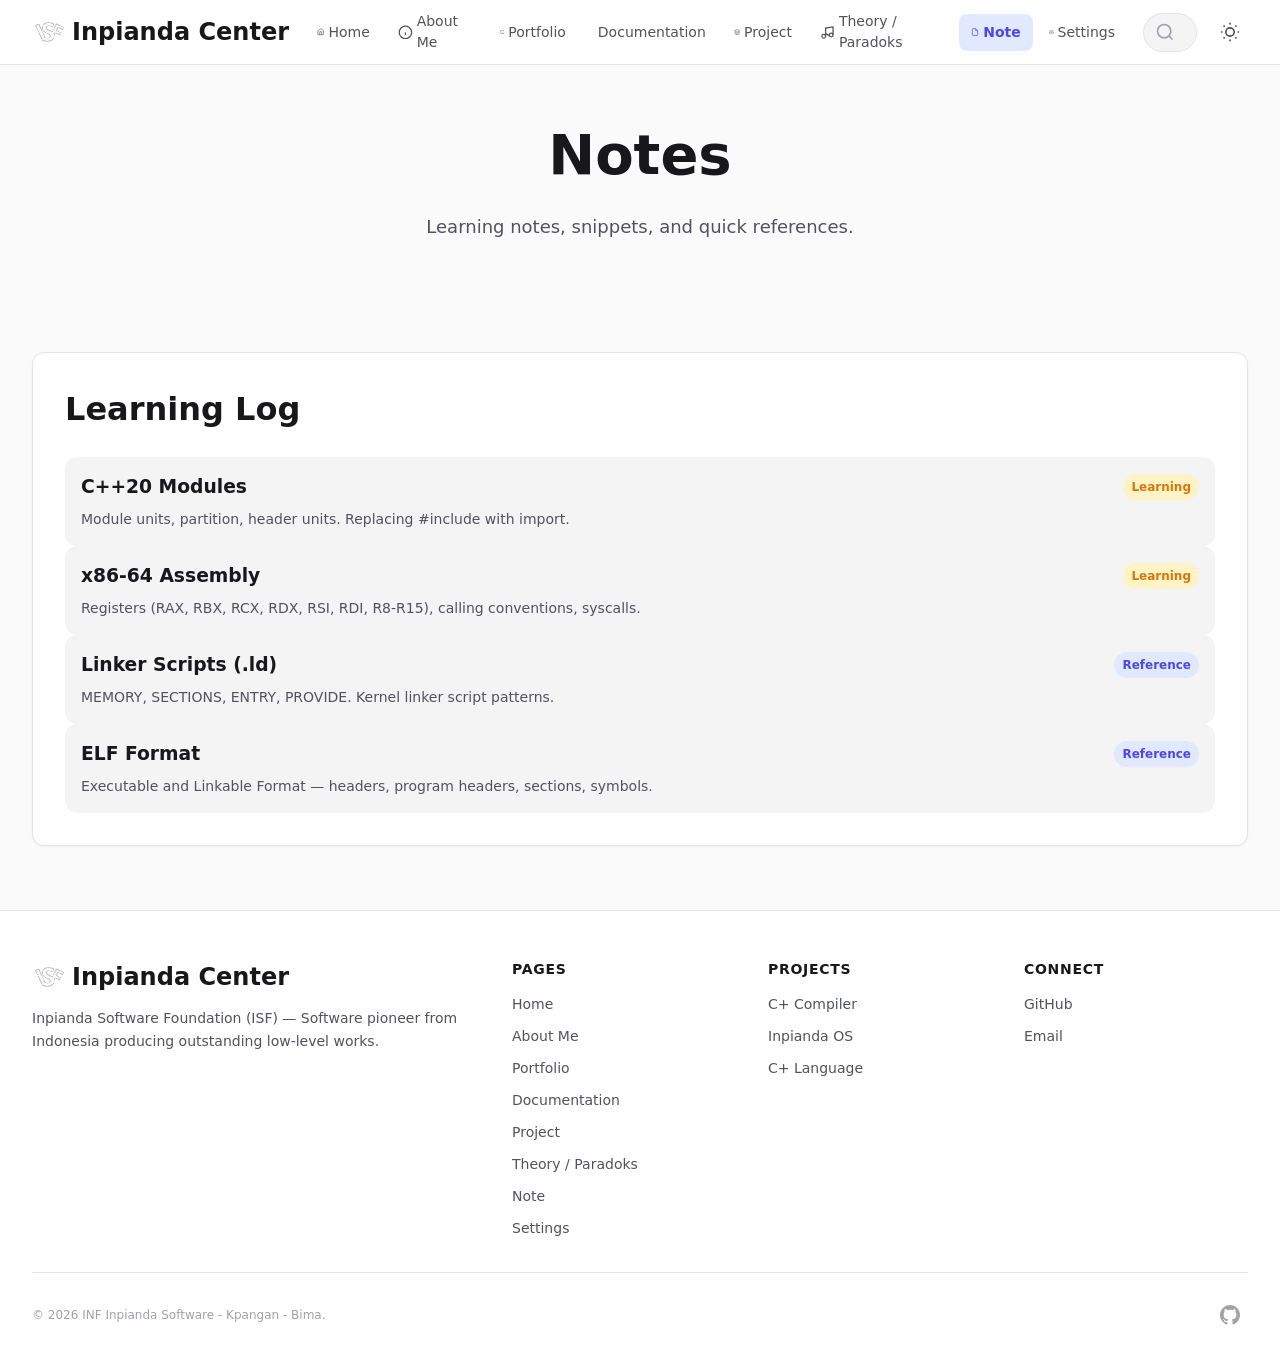
<file: note.html>
<!DOCTYPE html>
<html lang="id">
<head>
  <meta charset="UTF-8">
  <meta name="viewport" content="width=device-width, initial-scale=1.0">
  <title>Note | Inpianda Center</title>
  <meta name="description" content="Inpianda Software Foundation — Low-level systems programming: compilers, operating systems, embedded.">
  <meta name="theme-color" content="#1a1a2e">
  <link rel="icon" type="image/svg+xml" href="./favicon.svg">
  <link rel="manifest" href="./manifest.webmanifest">
  <link rel="apple-touch-icon" href="/apple-touch-icon.png">
  <script type="application/ld+json">{
  &quot;@context&quot;: &quot;https://schema.org&quot;,
  &quot;@type&quot;: &quot;WebSite&quot;,
  &quot;name&quot;: &quot;Inpianda Center&quot;,
  &quot;url&quot;: &quot;https://inpianda.dev&quot;,
  &quot;potentialAction&quot;: {
    &quot;@type&quot;: &quot;SearchAction&quot;,
    &quot;target&quot;: &quot;https://inpianda.dev/search?q&#x3D;{search_term_string}&quot;,
    &quot;query-input&quot;: &quot;required name&#x3D;search_term_string&quot;
  }
}</script>
  <script type="module" crossorigin src="./assets/main-DueiziBr.js"></script>
  <link rel="stylesheet" crossorigin href="./assets/main-DtDa6m83.css">
<link rel="manifest" href="./manifest.webmanifest"><script id="vite-plugin-pwa:register-sw" src="./registerSW.js"></script></head>
<body>
  <a href="#main-content" class="skip-link">Skip to main content</a>
  <header class="site-header" role="banner">
    <div class="container">
      <a href="/" class="logo" aria-label="Inpianda Center - Home">
        <img src="./assets/images/logo.svg" alt="" class="logo-img" style="width: 32px; height: 32px; border-radius: var(--radius-md);">
        <span>Inpianda Center</span>
      </a>
  
      <nav class="nav-desktop" role="navigation" aria-label="Main navigation">
        <a href="/" class="nav-link " aria-current="">
          <svg width="18" height="18" viewBox="0 0 24 24" fill="none" stroke="currentColor" stroke-width="2" aria-hidden="true"><path d="M3 9l9-7 9 7v11a2 2 0 0 1-2 2H5a2 2 0 0 1-2-2z"/><polyline points="9 22 9 12 15 12 15 22"/></svg>
          Home
        </a>
        <a href="/about" class="nav-link " aria-current="">
          <svg width="18" height="18" viewBox="0 0 24 24" fill="none" stroke="currentColor" stroke-width="2" aria-hidden="true"><circle cx="12" cy="12" r="10"/><path d="M12 16v-4"/><path d="M12 8h.01"/></svg>
          About Me
        </a>
        <a href="/projects" class="nav-link " aria-current="">
          <svg width="18" height="18" viewBox="0 0 24 24" fill="none" stroke="currentColor" stroke-width="2" aria-hidden="true"><rect x="2" y="3" width="20" height="14" rx="2"/><path d="M8 21h8M12 17v4"/></svg>
          Portfolio
        </a>
        <a href="/documentation" class="nav-link " aria-current="">
          <svg width="18" height="18" viewBox="0 0 24 24" fill="none" stroke="currentColor" stroke-width="2" aria-hidden="true"><path d="M14 2H6a2 2 0 0 0-2 2v16a2 2 0 0 0 2 2h12a2 2 0 0 0 2-2V8z"/><polyline points="14 2 14 8 20 8"/><line x1="16" y1="13" x2="8" y2="13"/><line x1="16" y1="17" x2="8" y2="17"/></svg>
          Documentation
        </a>
        <a href="/project" class="nav-link " aria-current="">
          <svg width="18" height="18" viewBox="0 0 24 24" fill="none" stroke="currentColor" stroke-width="2" aria-hidden="true"><path d="M12 2L2 7l10 5 10-5-10-5z"/><path d="M2 17l10 5 10-5"/><path d="M2 12l10 5 10-5"/></svg>
          Project
        </a>
        <a href="/theory" class="nav-link " aria-current="">
          <svg width="18" height="18" viewBox="0 0 24 24" fill="none" stroke="currentColor" stroke-width="2" aria-hidden="true"><path d="M9 18V5l12-2v13"/><circle cx="6" cy="18" r="3"/><circle cx="18" cy="16" r="3"/><line x1="8.59" y1="13.51" x2="15.42" y2="17.49"/></svg>
          Theory / Paradoks
        </a>
        <a href="/note" class="nav-link active" aria-current="page">
          <svg width="18" height="18" viewBox="0 0 24 24" fill="none" stroke="currentColor" stroke-width="2" aria-hidden="true"><path d="M14 2H6a2 2 0 0 0-2 2v16a2 2 0 0 0 2 2h12a2 2 0 0 0 2-2V8z"/><polyline points="14 2 14 8 20 8"/></svg>
          Note
        </a>
        <a href="/settings" class="nav-link " aria-current="">
          <svg width="18" height="18" viewBox="0 0 24 24" fill="none" stroke="currentColor" stroke-width="2" aria-hidden="true"><circle cx="12" cy="12" r="3"/><path d="M19.4 15a1.65 1.65 0 0 0 .33 1.82l.06.06a2 2 0 0 1 0 2.83 2 2 0 0 1-2.83 0l-.06-.06a1.65 1.65 0 0 0-1.82-.33 1.65 1.65 0 0 0-1 1.51V21a2 2 0 0 1-2 2 2 2 0 0 1-2-2v-.09A1.65 1.65 0 0 0 9 19.4a1.65 1.65 0 0 0-1.82.33l-.06.06a2 2 0 0 1-2.83 0 2 2 0 0 1 0-2.83l.06-.06a1.65 1.65 0 0 0 .33-1.82 1.65 1.65 0 0 0-1.51-1H3a2 2 0 0 1-2-2 2 2 0 0 1 2-2h.09A1.65 1.65 0 0 0 4.6 9a1.65 1.65 0 0 0-.33-1.82l-.06-.06a2 2 0 0 1 0-2.83 2 2 0 0 1 2.83 0l.06.06a1.65 1.65 0 0 0 1.82.33H9a1.65 1.65 0 0 0 1-1.51V3a2 2 0 0 1 2-2 2 2 0 0 1 2 2v.09a1.65 1.65 0 0 0 1 1.51 1.65 1.65 0 0 0 1.82-.33l.06-.06a2 2 0 0 1 2.83 0 2 2 0 0 1 0 2.83l-.06.06a1.65 1.65 0 0 0-.33 1.82V9a1.65 1.65 0 0 0 1.51 1H21a2 2 0 0 1 2 2 2 2 0 0 1-2 2h-.09a1.65 1.65 0 0 0-1.51 1z"/></svg>
          Settings
        </a>
      </nav>
  
      <div class="search-wrapper" role="search" aria-label="Site search">
        <svg class="search-icon" viewBox="0 0 24 24" fill="none" stroke="currentColor" stroke-width="2" aria-hidden="true"><circle cx="11" cy="11" r="8"/><path d="M21 21l-4.35-4.35"/></svg>
        <input type="search" class="search-input" placeholder="Search projects, docs..." aria-label="Search" autocomplete="off">
      </div>
  
      <button class="theme-toggle" aria-label="Toggle dark mode" data-theme-toggle>
        <svg class="sun-icon" viewBox="0 0 24 24" fill="none" stroke="currentColor" stroke-width="2" aria-hidden="true"><circle cx="12" cy="12" r="5"/><path d="M12 1v2M12 21v2M4.22 4.22l1.42 1.42M18.36 18.36l1.42 1.42M1 12h2M21 12h2M4.22 19.78l1.42-1.42M18.36 5.64l1.42-1.42"/></svg>
        <svg class="moon-icon" viewBox="0 0 24 24" fill="none" stroke="currentColor" stroke-width="2" aria-hidden="true"><path d="M21 12.79A9 9 0 1 1 11.21 3 7 7 0 0 0 21 12.79z"/></svg>
      </button>
  
      <button class="mobile-menu-btn" aria-label="Open menu" aria-expanded="false" aria-controls="mobile-nav" data-mobile-menu-btn>
        <svg width="24" height="24" viewBox="0 0 24 24" fill="none" stroke="currentColor" stroke-width="2" aria-hidden="true"><line x1="3" y1="12" x2="21" y2="12"/><line x1="3" y1="6" x2="21" y2="6"/><line x1="3" y1="18" x2="21" y2="18"/></svg>
      </button>
    </div>
  </header>
  
  <!-- Mobile Nav Drawer -->
  <div class="mobile-nav-overlay" data-mobile-nav-overlay aria-hidden="true"></div>
  <nav class="mobile-nav" id="mobile-nav" role="navigation" aria-label="Mobile navigation" aria-hidden="true">
    <div class="mobile-nav-header">
      <img src="./assets/images/logo.svg" alt="" class="logo-img" style="width: 32px; height: 32px; border-radius: var(--radius-md);">
      <span>Inpianda Center</span>
      <button class="mobile-nav-close" aria-label="Close menu" data-mobile-nav-close>
        <svg width="24" height="24" viewBox="0 0 24 24" fill="none" stroke="currentColor" stroke-width="2" aria-hidden="true"><line x1="18" y1="6" x2="6" y2="18"/><line x1="6" y1="6" x2="18" y2="18"/></svg>
      </button>
    </div>
    <div class="mobile-nav-links">
      <a href="/" class="mobile-nav-link " data-mobile-nav-link>
        <svg width="22" height="22" viewBox="0 0 24 24" fill="none" stroke="currentColor" stroke-width="2" aria-hidden="true"><path d="M3 9l9-7 9 7v11a2 2 0 0 1-2 2H5a2 2 0 0 1-2-2z"/><polyline points="9 22 9 12 15 12 15 22"/></svg>
        Home
      </a>
      <a href="/about" class="mobile-nav-link " data-mobile-nav-link>
        <svg width="22" height="22" viewBox="0 0 24 24" fill="none" stroke="currentColor" stroke-width="2" aria-hidden="true"><circle cx="12" cy="12" r="10"/><path d="M12 16v-4"/><path d="M12 8h.01"/></svg>
        About Me
      </a>
      <a href="/projects" class="mobile-nav-link " data-mobile-nav-link>
        <svg width="22" height="22" viewBox="0 0 24 24" fill="none" stroke="currentColor" stroke-width="2" aria-hidden="true"><rect x="2" y="3" width="20" height="14" rx="2"/><path d="M8 21h8M12 17v4"/></svg>
        Portfolio
      </a>
      <a href="/documentation" class="mobile-nav-link " data-mobile-nav-link>
        <svg width="22" height="22" viewBox="0 0 24 24" fill="none" stroke="currentColor" stroke-width="2" aria-hidden="true"><path d="M14 2H6a2 2 0 0 0-2 2v16a2 2 0 0 0 2 2h12a2 2 0 0 0 2-2V8z"/><polyline points="14 2 14 8 20 8"/></svg>
        Documentation
      </a>
      <a href="/project" class="mobile-nav-link " data-mobile-nav-link>
        <svg width="22" height="22" viewBox="0 0 24 24" fill="none" stroke="currentColor" stroke-width="2" aria-hidden="true"><path d="M12 2L2 7l10 5 10-5-10-5z"/><path d="M2 17l10 5 10-5"/><path d="M2 12l10 5 10-5"/></svg>
        Project
      </a>
      <a href="/theory" class="mobile-nav-link " data-mobile-nav-link>
        <svg width="22" height="22" viewBox="0 0 24 24" fill="none" stroke="currentColor" stroke-width="2" aria-hidden="true"><path d="M9 18V5l12-2v13"/><circle cx="6" cy="18" r="3"/><circle cx="18" cy="16" r="3"/><line x1="8.59" y1="13.51" x2="15.42" y2="17.49"/></svg>
        Theory / Paradoks
      </a>
      <a href="/note" class="mobile-nav-link active" data-mobile-nav-link>
        <svg width="22" height="22" viewBox="0 0 24 24" fill="none" stroke="currentColor" stroke-width="2" aria-hidden="true"><path d="M14 2H6a2 2 0 0 0-2 2v16a2 2 0 0 0 2 2h12a2 2 0 0 0 2-2V8z"/><polyline points="14 2 14 8 20 8"/></svg>
        Note
      </a>
      <a href="/settings" class="mobile-nav-link " data-mobile-nav-link>
        <svg width="22" height="22" viewBox="0 0 24 24" fill="none" stroke="currentColor" stroke-width="2" aria-hidden="true"><circle cx="12" cy="12" r="3"/><path d="M19.4 15a1.65 1.65 0 0 0 .33 1.82l.06.06a2 2 0 0 1 0 2.83 2 2 0 0 1-2.83 0l-.06-.06a1.65 1.65 0 0 0-1.82-.33 1.65 1.65 0 0 0-1 1.51V21a2 2 0 0 1-2 2 2 2 0 0 1-2-2v-.09A1.65 1.65 0 0 0 9 19.4a1.65 1.65 0 0 0-1.82-.33l-.06-.06a2 2 0 0 1-2.83 0 2 2 0 0 1 0-2.83l.06-.06a1.65 1.65 0 0 0 .33-1.82 1.65 1.65 0 0 0-1-1.51H3a2 2 0 0 1-2-2 2 2 0 0 1 2-2h.09A1.65 1.65 0 0 0 4.6 9a1.65 1.65 0 0 0-.33-1.82l-.06-.06a2 2 0 0 1 0-2.83 2 2 0 0 1 2.83 0l.06.06a1.65 1.65 0 0 0 1.82.33H9a1.65 1.65 0 0 0 1-1.51V3a2 2 0 0 1 2-2 2 2 0 0 1 2 2v.09a1.65 1.65 0 0 0 1 1.51 1.65 1.65 0 0 0 1.82-.33l.06-.06a2 2 0 0 1 2.83 0 2 2 0 0 1 0 2.83l-.06.06a1.65 1.65 0 0 0-.33 1.82V9a1.65 1.65 0 0 0 1.51 1H21a2 2 0 0 1 2 2 2 2 0 0 1-2 2h-.09a1.65 1.65 0 0 0-1.51 1z"/></svg>
        Settings
      </a>
    </div>
  </nav>  <main id="main-content" role="main">
    <header class="hero" style="padding: var(--space-12) 0;">
      <div class="container">
        <h1 class="text-4xl font-bold text-center mb-4">Notes</h1>
        <p class="text-lg text-secondary text-center max-w-2xl mx-auto">Learning notes, snippets, and quick references.</p>
      </div>
    </header>
    
    <section class="section">
      <div class="container">
        <div class="card p-8 max-w-3xl mx-auto">
          <h2 class="text-2xl font-bold mb-6">Learning Log</h2>
          <div class="space-y-4">
            <article class="p-4 bg-tertiary rounded-lg">
              <div class="flex items-center justify-between mb-2">
                <h3 class="font-semibold">C++20 Modules</h3>
                <span class="badge badge-warning">Learning</span>
              </div>
              <p class="text-sm text-secondary">Module units, partition, header units. Replacing #include with import.</p>
            </article>
            <article class="p-4 bg-tertiary rounded-lg">
              <div class="flex items-center justify-between mb-2">
                <h3 class="font-semibold">x86-64 Assembly</h3>
                <span class="badge badge-warning">Learning</span>
              </div>
              <p class="text-sm text-secondary">Registers (RAX, RBX, RCX, RDX, RSI, RDI, R8-R15), calling conventions, syscalls.</p>
            </article>
            <article class="p-4 bg-tertiary rounded-lg">
              <div class="flex items-center justify-between mb-2">
                <h3 class="font-semibold">Linker Scripts (.ld)</h3>
                <span class="badge badge-primary">Reference</span>
              </div>
              <p class="text-sm text-secondary">MEMORY, SECTIONS, ENTRY, PROVIDE. Kernel linker script patterns.</p>
            </article>
            <article class="p-4 bg-tertiary rounded-lg">
              <div class="flex items-center justify-between mb-2">
                <h3 class="font-semibold">ELF Format</h3>
                <span class="badge badge-primary">Reference</span>
              </div>
              <p class="text-sm text-secondary">Executable and Linkable Format — headers, program headers, sections, symbols.</p>
            </article>
          </div>
        </div>
      </div>
    </section>  </main>
  <footer class="site-footer" role="contentinfo">
    <div class="container">
      <div class="footer-grid">
        <div class="footer-brand">
          <a href="/" class="logo" aria-label="Inpianda Center - Home">
            <img src="./assets/images/logo.svg" alt="" class="logo-img" style="width: 32px; height: 32px; border-radius: var(--radius-md);">
            <span>Inpianda Center</span>
          </a>
          <p class="footer-tagline">Inpianda Software Foundation (ISF) — Software pioneer from Indonesia producing outstanding low-level works.</p>
        </div>
  
        <nav class="footer-nav" aria-label="Navigation">
          <h3 class="footer-title">Pages</h3>
          <ul class="footer-links">
            <li><a href="/" class="footer-link">Home</a></li>
            <li><a href="/about" class="footer-link">About Me</a></li>
            <li><a href="/projects" class="footer-link">Portfolio</a></li>
            <li><a href="/documentation" class="footer-link">Documentation</a></li>
            <li><a href="/project" class="footer-link">Project</a></li>
            <li><a href="/theory" class="footer-link">Theory / Paradoks</a></li>
            <li><a href="/note" class="footer-link">Note</a></li>
            <li><a href="/settings" class="footer-link">Settings</a></li>
          </ul>
        </nav>
  
        <nav class="footer-nav" aria-label="Projects">
          <h3 class="footer-title">Projects</h3>
          <ul class="footer-links">
            <li><a href="/projects#cplus-compiler" class="footer-link">C+ Compiler</a></li>
            <li><a href="/projects#inpianda-os" class="footer-link">Inpianda OS</a></li>
            <li><a href="/projects#cplus-language" class="footer-link">C+ Language</a></li>
          </ul>
        </nav>
  
        <nav class="footer-nav" aria-label="Connect">
          <h3 class="footer-title">Connect</h3>
          <ul class="footer-links">
            <li><a href="https://github.com" class="footer-link" target="_blank" rel="noopener noreferrer">GitHub</a></li>
            <li><a href="mailto:hello@inpianda.dev" class="footer-link">Email</a></li>
          </ul>
        </nav>
      </div>
  
      <div class="footer-bottom">
        <p class="copyright">&copy; 2026 INF Inpianda Software - Kpangan - Bima.</p>
        <div class="footer-social" role="list" aria-label="Social links">
          <a href="https://github.com" class="social-link" target="_blank" rel="noopener noreferrer" aria-label="GitHub" role="listitem">
            <svg viewBox="0 0 24 24" fill="currentColor" aria-hidden="true"><path d="M12 0C5.374 0 0 5.373 0 12c0 5.302 3.438 9.8 8.207 11.387.599.111.793-.261.793-.577v-2.234c-3.338.726-4.033-1.416-4.033-1.416-.546-1.387-1.333-1.756-1.333-1.756-1.089-.745.083-.729.083-.729 1.205.084 1.839 1.237 1.839 1.237 1.07 1.834 2.807 1.304 3.492.997.107-.775.418-1.305.762-1.604-2.665-.305-5.467-1.334-5.467-5.931 0-1.311.469-2.381 1.236-3.221-.124-.303-.535-1.524.117-3.176 0 0 1.008-.322 3.301 1.23A11.509 11.509 0 0112 5.803c1.02.005 2.047.138 3.006.404 2.291-1.552 3.297-1.23 3.297-1.23.653 1.653.242 2.874.118 3.176.77.84 1.235 1.911 1.235 3.221 0 4.609-2.807 5.624-5.479 5.921.43.372.823 1.102.823 2.222v3.293c0 .319.192.694.801.576C20.566 21.797 24 17.3 24 12c0-6.627-5.373-12-12-12z"/></svg>
          </a>
        </div>
      </div>
    </div>
  </footer>  
</body>
</html>
</file>
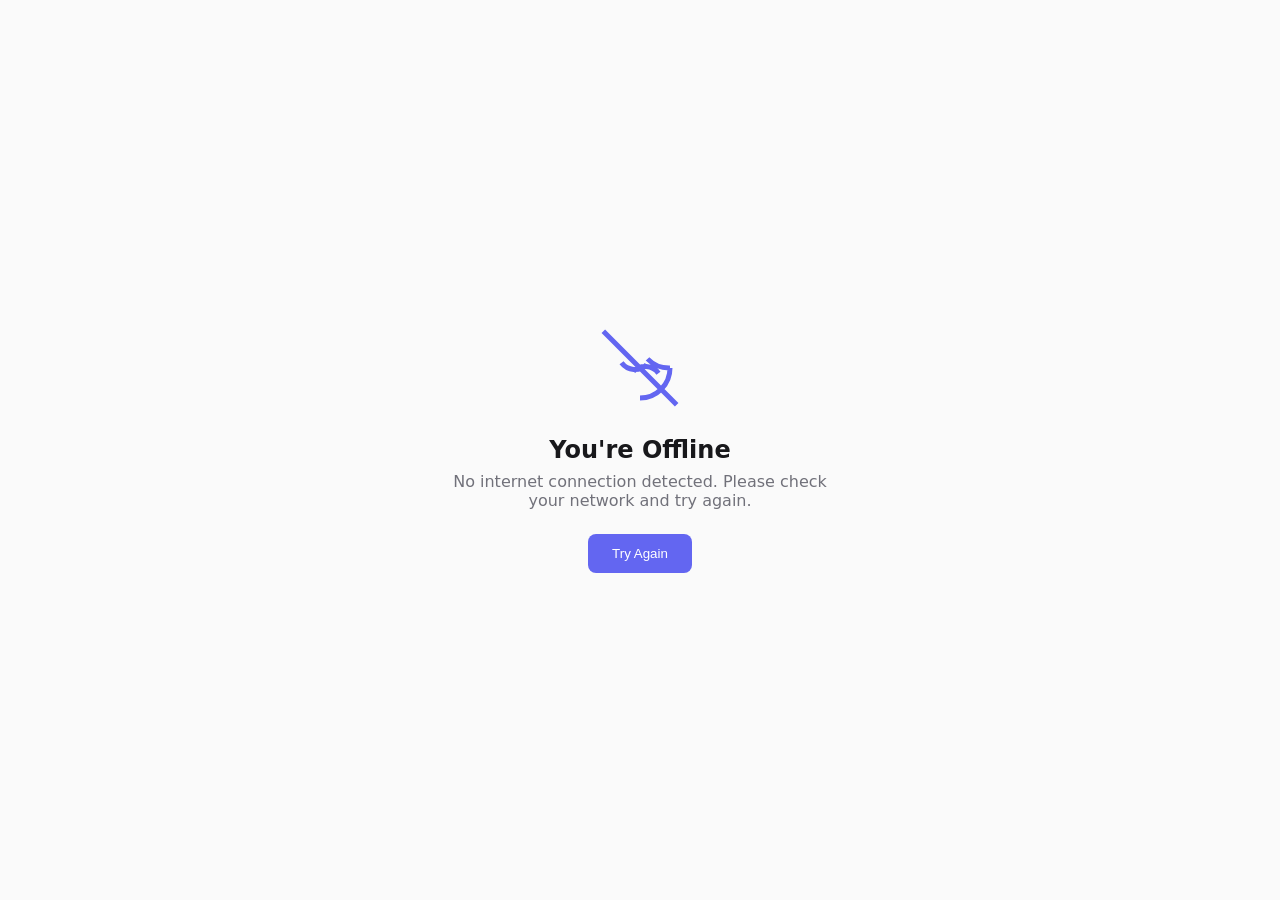
<file: offline.html>
<!DOCTYPE html>
<html lang="id">
<head>
  <meta charset="UTF-8">
  <meta name="viewport" content="width=device-width, initial-scale=1.0">
  <title>Offline - Inpianda Center</title>
  <style>
    * { box-sizing: border-box; margin: 0; padding: 0; }
    body { font-family: system-ui, sans-serif; min-height: 100vh; display: flex; align-items: center; justify-content: center; background: #fafafa; color: #18181b; padding: 1rem; }
    .container { text-align: center; max-width: 400px; }
    .icon { width: 80px; height: 80px; margin: 0 auto 1.5rem; color: #6366f1; }
    h1 { font-size: 1.5rem; margin-bottom: 0.5rem; }
    p { color: #71717a; margin-bottom: 1.5rem; }
    button { padding: 0.75rem 1.5rem; background: #6366f1; color: white; border: none; border-radius: 0.5rem; font-weight: 500; cursor: pointer; }
    button:hover { background: #4f46e5; }
  </style>
</head>
<body>
  <div class="container">
    <svg class="icon" viewBox="0 0 24 24" fill="none" stroke="currentColor" stroke-width="1.5" aria-hidden="true"><path d="M1 1l22 22M10 13a5 5 0 0 1 7.54.54M14 11a5 5 0 0 1-7.54-.54M21 12a9 9 0 0 1-9 9m9-9a9 9 0 0 1-6.74-2.74"/></svg>
    <h1>You're Offline</h1>
    <p>No internet connection detected. Please check your network and try again.</p>
    <button onclick="window.location.reload()">Try Again</button>
  </div>
</body>
</html>
</file>
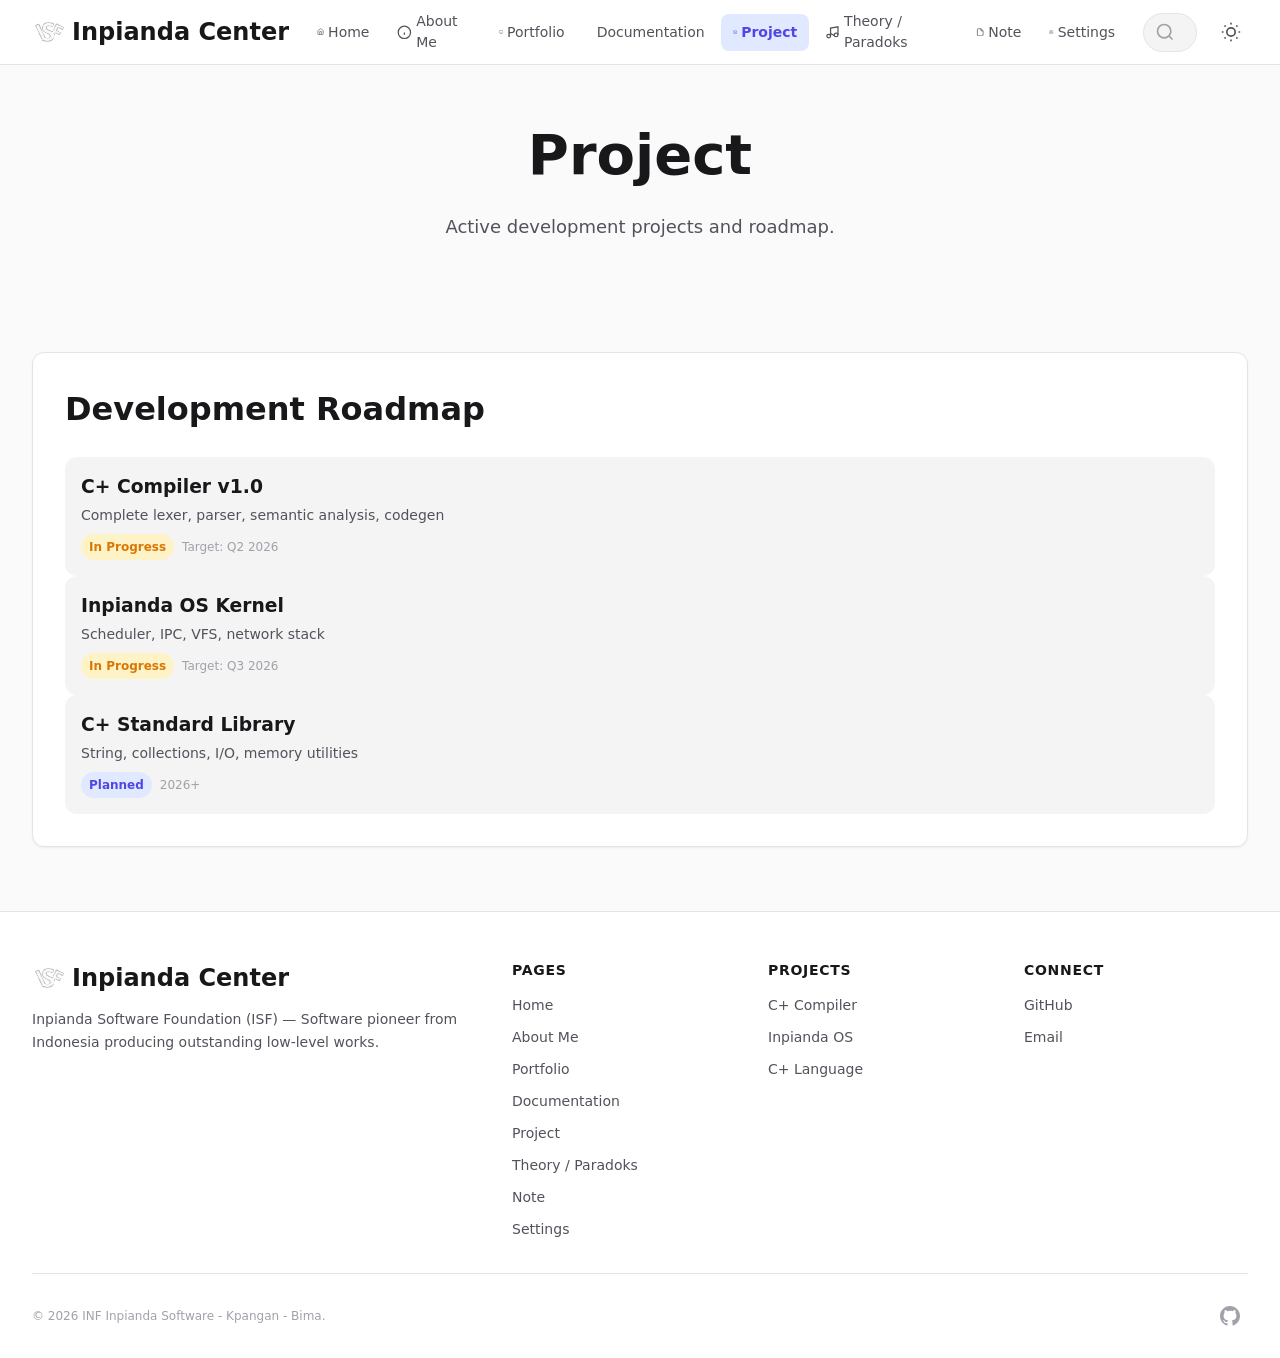
<file: project.html>
<!DOCTYPE html>
<html lang="id">
<head>
  <meta charset="UTF-8">
  <meta name="viewport" content="width=device-width, initial-scale=1.0">
  <title>Project | Inpianda Center</title>
  <meta name="description" content="Inpianda Software Foundation — Low-level systems programming: compilers, operating systems, embedded.">
  <meta name="theme-color" content="#1a1a2e">
  <link rel="icon" type="image/svg+xml" href="./favicon.svg">
  <link rel="manifest" href="./manifest.webmanifest">
  <link rel="apple-touch-icon" href="/apple-touch-icon.png">
  <script type="application/ld+json">{
  &quot;@context&quot;: &quot;https://schema.org&quot;,
  &quot;@type&quot;: &quot;WebSite&quot;,
  &quot;name&quot;: &quot;Inpianda Center&quot;,
  &quot;url&quot;: &quot;https://inpianda.dev&quot;,
  &quot;potentialAction&quot;: {
    &quot;@type&quot;: &quot;SearchAction&quot;,
    &quot;target&quot;: &quot;https://inpianda.dev/search?q&#x3D;{search_term_string}&quot;,
    &quot;query-input&quot;: &quot;required name&#x3D;search_term_string&quot;
  }
}</script>
  <script type="module" crossorigin src="./assets/main-DueiziBr.js"></script>
  <link rel="stylesheet" crossorigin href="./assets/main-DtDa6m83.css">
<link rel="manifest" href="./manifest.webmanifest"><script id="vite-plugin-pwa:register-sw" src="./registerSW.js"></script></head>
<body>
  <a href="#main-content" class="skip-link">Skip to main content</a>
  <header class="site-header" role="banner">
    <div class="container">
      <a href="/" class="logo" aria-label="Inpianda Center - Home">
        <img src="./assets/images/logo.svg" alt="" class="logo-img" style="width: 32px; height: 32px; border-radius: var(--radius-md);">
        <span>Inpianda Center</span>
      </a>
  
      <nav class="nav-desktop" role="navigation" aria-label="Main navigation">
        <a href="/" class="nav-link " aria-current="">
          <svg width="18" height="18" viewBox="0 0 24 24" fill="none" stroke="currentColor" stroke-width="2" aria-hidden="true"><path d="M3 9l9-7 9 7v11a2 2 0 0 1-2 2H5a2 2 0 0 1-2-2z"/><polyline points="9 22 9 12 15 12 15 22"/></svg>
          Home
        </a>
        <a href="/about" class="nav-link " aria-current="">
          <svg width="18" height="18" viewBox="0 0 24 24" fill="none" stroke="currentColor" stroke-width="2" aria-hidden="true"><circle cx="12" cy="12" r="10"/><path d="M12 16v-4"/><path d="M12 8h.01"/></svg>
          About Me
        </a>
        <a href="/projects" class="nav-link " aria-current="">
          <svg width="18" height="18" viewBox="0 0 24 24" fill="none" stroke="currentColor" stroke-width="2" aria-hidden="true"><rect x="2" y="3" width="20" height="14" rx="2"/><path d="M8 21h8M12 17v4"/></svg>
          Portfolio
        </a>
        <a href="/documentation" class="nav-link " aria-current="">
          <svg width="18" height="18" viewBox="0 0 24 24" fill="none" stroke="currentColor" stroke-width="2" aria-hidden="true"><path d="M14 2H6a2 2 0 0 0-2 2v16a2 2 0 0 0 2 2h12a2 2 0 0 0 2-2V8z"/><polyline points="14 2 14 8 20 8"/><line x1="16" y1="13" x2="8" y2="13"/><line x1="16" y1="17" x2="8" y2="17"/></svg>
          Documentation
        </a>
        <a href="/project" class="nav-link active" aria-current="page">
          <svg width="18" height="18" viewBox="0 0 24 24" fill="none" stroke="currentColor" stroke-width="2" aria-hidden="true"><path d="M12 2L2 7l10 5 10-5-10-5z"/><path d="M2 17l10 5 10-5"/><path d="M2 12l10 5 10-5"/></svg>
          Project
        </a>
        <a href="/theory" class="nav-link " aria-current="">
          <svg width="18" height="18" viewBox="0 0 24 24" fill="none" stroke="currentColor" stroke-width="2" aria-hidden="true"><path d="M9 18V5l12-2v13"/><circle cx="6" cy="18" r="3"/><circle cx="18" cy="16" r="3"/><line x1="8.59" y1="13.51" x2="15.42" y2="17.49"/></svg>
          Theory / Paradoks
        </a>
        <a href="/note" class="nav-link " aria-current="">
          <svg width="18" height="18" viewBox="0 0 24 24" fill="none" stroke="currentColor" stroke-width="2" aria-hidden="true"><path d="M14 2H6a2 2 0 0 0-2 2v16a2 2 0 0 0 2 2h12a2 2 0 0 0 2-2V8z"/><polyline points="14 2 14 8 20 8"/></svg>
          Note
        </a>
        <a href="/settings" class="nav-link " aria-current="">
          <svg width="18" height="18" viewBox="0 0 24 24" fill="none" stroke="currentColor" stroke-width="2" aria-hidden="true"><circle cx="12" cy="12" r="3"/><path d="M19.4 15a1.65 1.65 0 0 0 .33 1.82l.06.06a2 2 0 0 1 0 2.83 2 2 0 0 1-2.83 0l-.06-.06a1.65 1.65 0 0 0-1.82-.33 1.65 1.65 0 0 0-1 1.51V21a2 2 0 0 1-2 2 2 2 0 0 1-2-2v-.09A1.65 1.65 0 0 0 9 19.4a1.65 1.65 0 0 0-1.82.33l-.06.06a2 2 0 0 1-2.83 0 2 2 0 0 1 0-2.83l.06-.06a1.65 1.65 0 0 0 .33-1.82 1.65 1.65 0 0 0-1.51-1H3a2 2 0 0 1-2-2 2 2 0 0 1 2-2h.09A1.65 1.65 0 0 0 4.6 9a1.65 1.65 0 0 0-.33-1.82l-.06-.06a2 2 0 0 1 0-2.83 2 2 0 0 1 2.83 0l.06.06a1.65 1.65 0 0 0 1.82.33H9a1.65 1.65 0 0 0 1-1.51V3a2 2 0 0 1 2-2 2 2 0 0 1 2 2v.09a1.65 1.65 0 0 0 1 1.51 1.65 1.65 0 0 0 1.82-.33l.06-.06a2 2 0 0 1 2.83 0 2 2 0 0 1 0 2.83l-.06.06a1.65 1.65 0 0 0-.33 1.82V9a1.65 1.65 0 0 0 1.51 1H21a2 2 0 0 1 2 2 2 2 0 0 1-2 2h-.09a1.65 1.65 0 0 0-1.51 1z"/></svg>
          Settings
        </a>
      </nav>
  
      <div class="search-wrapper" role="search" aria-label="Site search">
        <svg class="search-icon" viewBox="0 0 24 24" fill="none" stroke="currentColor" stroke-width="2" aria-hidden="true"><circle cx="11" cy="11" r="8"/><path d="M21 21l-4.35-4.35"/></svg>
        <input type="search" class="search-input" placeholder="Search projects, docs..." aria-label="Search" autocomplete="off">
      </div>
  
      <button class="theme-toggle" aria-label="Toggle dark mode" data-theme-toggle>
        <svg class="sun-icon" viewBox="0 0 24 24" fill="none" stroke="currentColor" stroke-width="2" aria-hidden="true"><circle cx="12" cy="12" r="5"/><path d="M12 1v2M12 21v2M4.22 4.22l1.42 1.42M18.36 18.36l1.42 1.42M1 12h2M21 12h2M4.22 19.78l1.42-1.42M18.36 5.64l1.42-1.42"/></svg>
        <svg class="moon-icon" viewBox="0 0 24 24" fill="none" stroke="currentColor" stroke-width="2" aria-hidden="true"><path d="M21 12.79A9 9 0 1 1 11.21 3 7 7 0 0 0 21 12.79z"/></svg>
      </button>
  
      <button class="mobile-menu-btn" aria-label="Open menu" aria-expanded="false" aria-controls="mobile-nav" data-mobile-menu-btn>
        <svg width="24" height="24" viewBox="0 0 24 24" fill="none" stroke="currentColor" stroke-width="2" aria-hidden="true"><line x1="3" y1="12" x2="21" y2="12"/><line x1="3" y1="6" x2="21" y2="6"/><line x1="3" y1="18" x2="21" y2="18"/></svg>
      </button>
    </div>
  </header>
  
  <!-- Mobile Nav Drawer -->
  <div class="mobile-nav-overlay" data-mobile-nav-overlay aria-hidden="true"></div>
  <nav class="mobile-nav" id="mobile-nav" role="navigation" aria-label="Mobile navigation" aria-hidden="true">
    <div class="mobile-nav-header">
      <img src="./assets/images/logo.svg" alt="" class="logo-img" style="width: 32px; height: 32px; border-radius: var(--radius-md);">
      <span>Inpianda Center</span>
      <button class="mobile-nav-close" aria-label="Close menu" data-mobile-nav-close>
        <svg width="24" height="24" viewBox="0 0 24 24" fill="none" stroke="currentColor" stroke-width="2" aria-hidden="true"><line x1="18" y1="6" x2="6" y2="18"/><line x1="6" y1="6" x2="18" y2="18"/></svg>
      </button>
    </div>
    <div class="mobile-nav-links">
      <a href="/" class="mobile-nav-link " data-mobile-nav-link>
        <svg width="22" height="22" viewBox="0 0 24 24" fill="none" stroke="currentColor" stroke-width="2" aria-hidden="true"><path d="M3 9l9-7 9 7v11a2 2 0 0 1-2 2H5a2 2 0 0 1-2-2z"/><polyline points="9 22 9 12 15 12 15 22"/></svg>
        Home
      </a>
      <a href="/about" class="mobile-nav-link " data-mobile-nav-link>
        <svg width="22" height="22" viewBox="0 0 24 24" fill="none" stroke="currentColor" stroke-width="2" aria-hidden="true"><circle cx="12" cy="12" r="10"/><path d="M12 16v-4"/><path d="M12 8h.01"/></svg>
        About Me
      </a>
      <a href="/projects" class="mobile-nav-link " data-mobile-nav-link>
        <svg width="22" height="22" viewBox="0 0 24 24" fill="none" stroke="currentColor" stroke-width="2" aria-hidden="true"><rect x="2" y="3" width="20" height="14" rx="2"/><path d="M8 21h8M12 17v4"/></svg>
        Portfolio
      </a>
      <a href="/documentation" class="mobile-nav-link " data-mobile-nav-link>
        <svg width="22" height="22" viewBox="0 0 24 24" fill="none" stroke="currentColor" stroke-width="2" aria-hidden="true"><path d="M14 2H6a2 2 0 0 0-2 2v16a2 2 0 0 0 2 2h12a2 2 0 0 0 2-2V8z"/><polyline points="14 2 14 8 20 8"/></svg>
        Documentation
      </a>
      <a href="/project" class="mobile-nav-link active" data-mobile-nav-link>
        <svg width="22" height="22" viewBox="0 0 24 24" fill="none" stroke="currentColor" stroke-width="2" aria-hidden="true"><path d="M12 2L2 7l10 5 10-5-10-5z"/><path d="M2 17l10 5 10-5"/><path d="M2 12l10 5 10-5"/></svg>
        Project
      </a>
      <a href="/theory" class="mobile-nav-link " data-mobile-nav-link>
        <svg width="22" height="22" viewBox="0 0 24 24" fill="none" stroke="currentColor" stroke-width="2" aria-hidden="true"><path d="M9 18V5l12-2v13"/><circle cx="6" cy="18" r="3"/><circle cx="18" cy="16" r="3"/><line x1="8.59" y1="13.51" x2="15.42" y2="17.49"/></svg>
        Theory / Paradoks
      </a>
      <a href="/note" class="mobile-nav-link " data-mobile-nav-link>
        <svg width="22" height="22" viewBox="0 0 24 24" fill="none" stroke="currentColor" stroke-width="2" aria-hidden="true"><path d="M14 2H6a2 2 0 0 0-2 2v16a2 2 0 0 0 2 2h12a2 2 0 0 0 2-2V8z"/><polyline points="14 2 14 8 20 8"/></svg>
        Note
      </a>
      <a href="/settings" class="mobile-nav-link " data-mobile-nav-link>
        <svg width="22" height="22" viewBox="0 0 24 24" fill="none" stroke="currentColor" stroke-width="2" aria-hidden="true"><circle cx="12" cy="12" r="3"/><path d="M19.4 15a1.65 1.65 0 0 0 .33 1.82l.06.06a2 2 0 0 1 0 2.83 2 2 0 0 1-2.83 0l-.06-.06a1.65 1.65 0 0 0-1.82-.33 1.65 1.65 0 0 0-1 1.51V21a2 2 0 0 1-2 2 2 2 0 0 1-2-2v-.09A1.65 1.65 0 0 0 9 19.4a1.65 1.65 0 0 0-1.82-.33l-.06-.06a2 2 0 0 1-2.83 0 2 2 0 0 1 0-2.83l.06-.06a1.65 1.65 0 0 0 .33-1.82 1.65 1.65 0 0 0-1-1.51H3a2 2 0 0 1-2-2 2 2 0 0 1 2-2h.09A1.65 1.65 0 0 0 4.6 9a1.65 1.65 0 0 0-.33-1.82l-.06-.06a2 2 0 0 1 0-2.83 2 2 0 0 1 2.83 0l.06.06a1.65 1.65 0 0 0 1.82.33H9a1.65 1.65 0 0 0 1-1.51V3a2 2 0 0 1 2-2 2 2 0 0 1 2 2v.09a1.65 1.65 0 0 0 1 1.51 1.65 1.65 0 0 0 1.82-.33l.06-.06a2 2 0 0 1 2.83 0 2 2 0 0 1 0 2.83l-.06.06a1.65 1.65 0 0 0-.33 1.82V9a1.65 1.65 0 0 0 1.51 1H21a2 2 0 0 1 2 2 2 2 0 0 1-2 2h-.09a1.65 1.65 0 0 0-1.51 1z"/></svg>
        Settings
      </a>
    </div>
  </nav>  <main id="main-content" role="main">
    <header class="hero" style="padding: var(--space-12) 0;">
      <div class="container">
        <h1 class="text-4xl font-bold text-center mb-4">Project</h1>
        <p class="text-lg text-secondary text-center max-w-2xl mx-auto">Active development projects and roadmap.</p>
      </div>
    </header>
    
    <section class="section">
      <div class="container">
        <div class="card p-8 max-w-3xl mx-auto">
          <h2 class="text-2xl font-bold mb-6">Development Roadmap</h2>
          <div class="space-y-4">
            <article class="p-4 bg-tertiary rounded-lg border-l-4 border-primary">
              <h3 class="font-semibold mb-1">C+ Compiler v1.0</h3>
              <p class="text-sm text-secondary">Complete lexer, parser, semantic analysis, codegen</p>
              <div class="mt-2 flex items-center gap-2">
                <span class="badge badge-warning">In Progress</span>
                <span class="text-xs text-tertiary">Target: Q2 2026</span>
              </div>
            </article>
            <article class="p-4 bg-tertiary rounded-lg border-l-4 border-accent">
              <h3 class="font-semibold mb-1">Inpianda OS Kernel</h3>
              <p class="text-sm text-secondary">Scheduler, IPC, VFS, network stack</p>
              <div class="mt-2 flex items-center gap-2">
                <span class="badge badge-warning">In Progress</span>
                <span class="text-xs text-tertiary">Target: Q3 2026</span>
              </div>
            </article>
            <article class="p-4 bg-tertiary rounded-lg border-l-4 border-success">
              <h3 class="font-semibold mb-1">C+ Standard Library</h3>
              <p class="text-sm text-secondary">String, collections, I/O, memory utilities</p>
              <div class="mt-2 flex items-center gap-2">
                <span class="badge badge-primary">Planned</span>
                <span class="text-xs text-tertiary">2026+</span>
              </div>
            </article>
          </div>
        </div>
      </div>
    </section>  </main>
  <footer class="site-footer" role="contentinfo">
    <div class="container">
      <div class="footer-grid">
        <div class="footer-brand">
          <a href="/" class="logo" aria-label="Inpianda Center - Home">
            <img src="./assets/images/logo.svg" alt="" class="logo-img" style="width: 32px; height: 32px; border-radius: var(--radius-md);">
            <span>Inpianda Center</span>
          </a>
          <p class="footer-tagline">Inpianda Software Foundation (ISF) — Software pioneer from Indonesia producing outstanding low-level works.</p>
        </div>
  
        <nav class="footer-nav" aria-label="Navigation">
          <h3 class="footer-title">Pages</h3>
          <ul class="footer-links">
            <li><a href="/" class="footer-link">Home</a></li>
            <li><a href="/about" class="footer-link">About Me</a></li>
            <li><a href="/projects" class="footer-link">Portfolio</a></li>
            <li><a href="/documentation" class="footer-link">Documentation</a></li>
            <li><a href="/project" class="footer-link">Project</a></li>
            <li><a href="/theory" class="footer-link">Theory / Paradoks</a></li>
            <li><a href="/note" class="footer-link">Note</a></li>
            <li><a href="/settings" class="footer-link">Settings</a></li>
          </ul>
        </nav>
  
        <nav class="footer-nav" aria-label="Projects">
          <h3 class="footer-title">Projects</h3>
          <ul class="footer-links">
            <li><a href="/projects#cplus-compiler" class="footer-link">C+ Compiler</a></li>
            <li><a href="/projects#inpianda-os" class="footer-link">Inpianda OS</a></li>
            <li><a href="/projects#cplus-language" class="footer-link">C+ Language</a></li>
          </ul>
        </nav>
  
        <nav class="footer-nav" aria-label="Connect">
          <h3 class="footer-title">Connect</h3>
          <ul class="footer-links">
            <li><a href="https://github.com" class="footer-link" target="_blank" rel="noopener noreferrer">GitHub</a></li>
            <li><a href="mailto:hello@inpianda.dev" class="footer-link">Email</a></li>
          </ul>
        </nav>
      </div>
  
      <div class="footer-bottom">
        <p class="copyright">&copy; 2026 INF Inpianda Software - Kpangan - Bima.</p>
        <div class="footer-social" role="list" aria-label="Social links">
          <a href="https://github.com" class="social-link" target="_blank" rel="noopener noreferrer" aria-label="GitHub" role="listitem">
            <svg viewBox="0 0 24 24" fill="currentColor" aria-hidden="true"><path d="M12 0C5.374 0 0 5.373 0 12c0 5.302 3.438 9.8 8.207 11.387.599.111.793-.261.793-.577v-2.234c-3.338.726-4.033-1.416-4.033-1.416-.546-1.387-1.333-1.756-1.333-1.756-1.089-.745.083-.729.083-.729 1.205.084 1.839 1.237 1.839 1.237 1.07 1.834 2.807 1.304 3.492.997.107-.775.418-1.305.762-1.604-2.665-.305-5.467-1.334-5.467-5.931 0-1.311.469-2.381 1.236-3.221-.124-.303-.535-1.524.117-3.176 0 0 1.008-.322 3.301 1.23A11.509 11.509 0 0112 5.803c1.02.005 2.047.138 3.006.404 2.291-1.552 3.297-1.23 3.297-1.23.653 1.653.242 2.874.118 3.176.77.84 1.235 1.911 1.235 3.221 0 4.609-2.807 5.624-5.479 5.921.43.372.823 1.102.823 2.222v3.293c0 .319.192.694.801.576C20.566 21.797 24 17.3 24 12c0-6.627-5.373-12-12-12z"/></svg>
          </a>
        </div>
      </div>
    </div>
  </footer>  
</body>
</html>
</file>
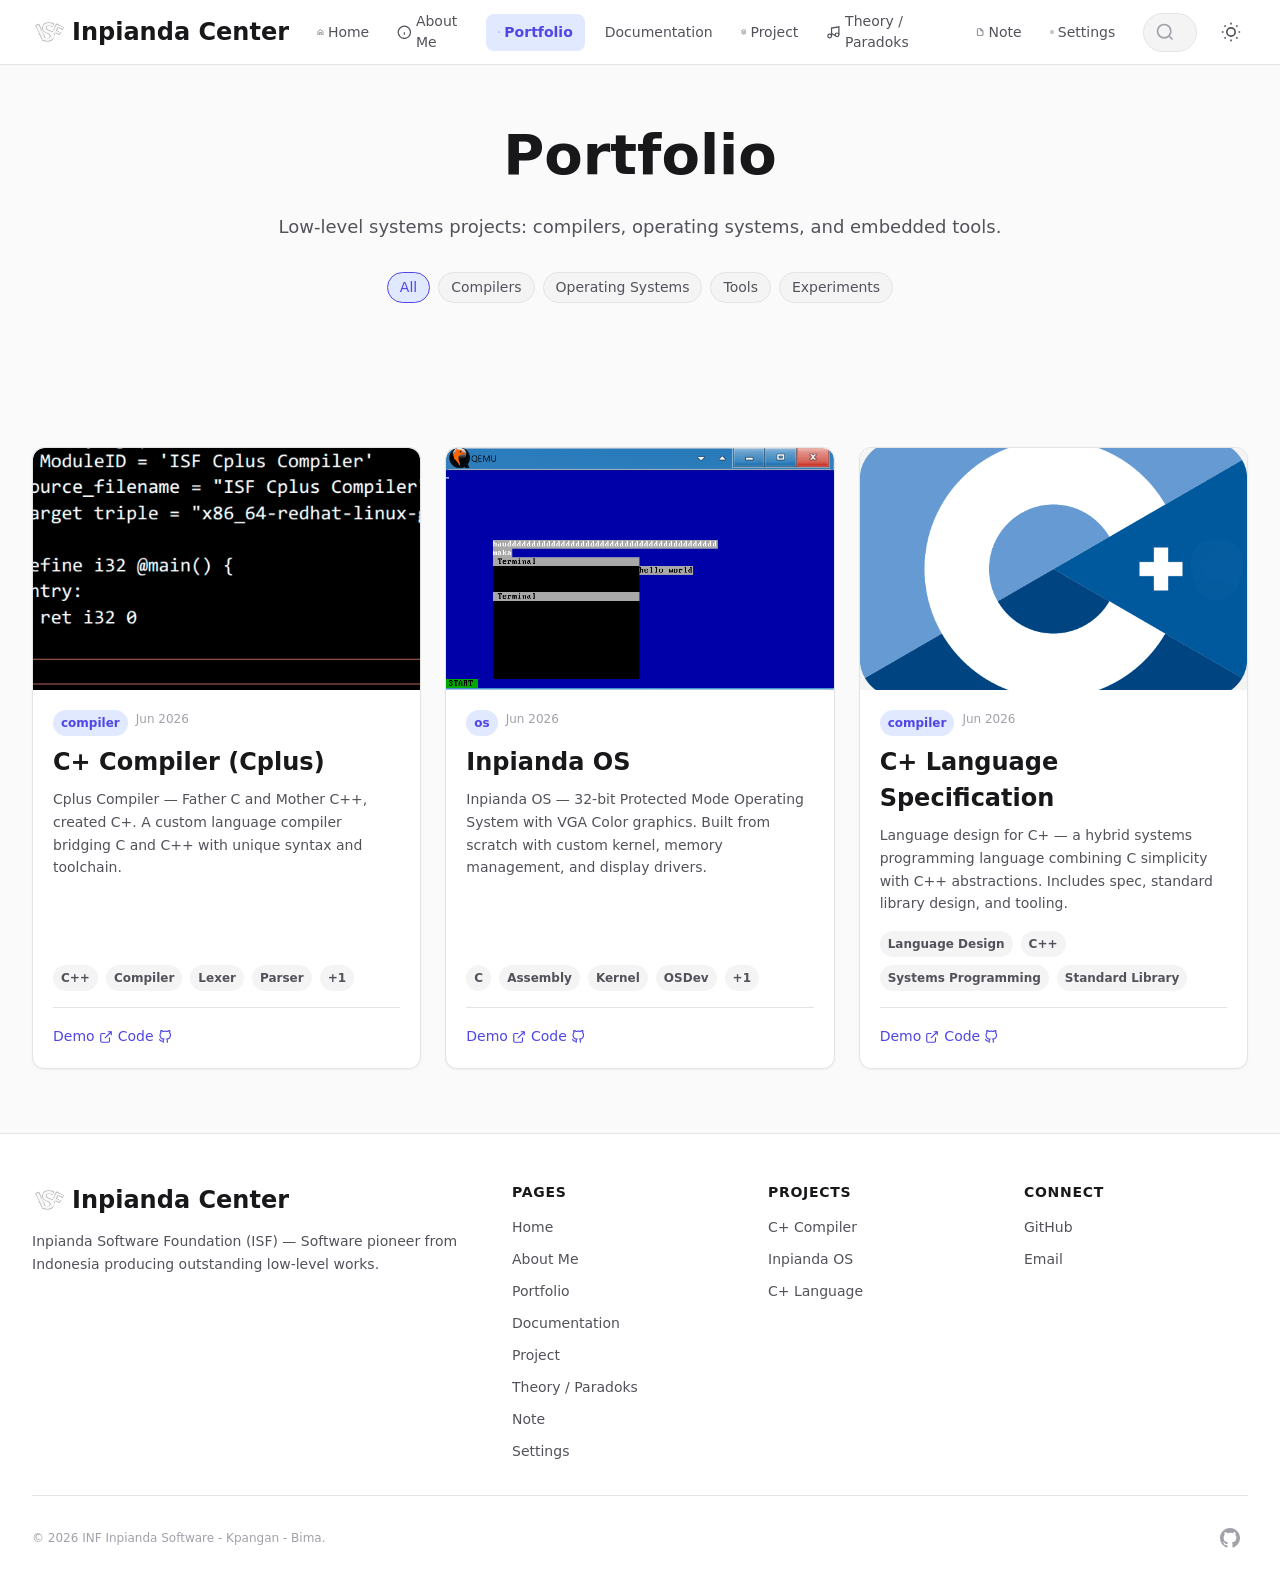
<file: projects.html>
<!DOCTYPE html>
<html lang="id">
<head>
  <meta charset="UTF-8">
  <meta name="viewport" content="width=device-width, initial-scale=1.0">
  <title>Projects | Inpianda Center</title>
  <meta name="description" content="Inpianda Software Foundation — Low-level systems programming: compilers, operating systems, embedded.">
  <meta name="theme-color" content="#1a1a2e">
  <link rel="icon" type="image/svg+xml" href="./favicon.svg">
  <link rel="manifest" href="./manifest.webmanifest">
  <link rel="apple-touch-icon" href="/apple-touch-icon.png">
  <script type="application/ld+json">{
  &quot;@context&quot;: &quot;https://schema.org&quot;,
  &quot;@type&quot;: &quot;WebSite&quot;,
  &quot;name&quot;: &quot;Inpianda Center&quot;,
  &quot;url&quot;: &quot;https://inpianda.dev&quot;,
  &quot;potentialAction&quot;: {
    &quot;@type&quot;: &quot;SearchAction&quot;,
    &quot;target&quot;: &quot;https://inpianda.dev/search?q&#x3D;{search_term_string}&quot;,
    &quot;query-input&quot;: &quot;required name&#x3D;search_term_string&quot;
  }
}</script>
  <script type="module" crossorigin src="./assets/main-DueiziBr.js"></script>
  <link rel="stylesheet" crossorigin href="./assets/main-DtDa6m83.css">
<link rel="manifest" href="./manifest.webmanifest"><script id="vite-plugin-pwa:register-sw" src="./registerSW.js"></script></head>
<body>
  <a href="#main-content" class="skip-link">Skip to main content</a>
  <header class="site-header" role="banner">
    <div class="container">
      <a href="/" class="logo" aria-label="Inpianda Center - Home">
        <img src="./assets/images/logo.svg" alt="" class="logo-img" style="width: 32px; height: 32px; border-radius: var(--radius-md);">
        <span>Inpianda Center</span>
      </a>
  
      <nav class="nav-desktop" role="navigation" aria-label="Main navigation">
        <a href="/" class="nav-link " aria-current="">
          <svg width="18" height="18" viewBox="0 0 24 24" fill="none" stroke="currentColor" stroke-width="2" aria-hidden="true"><path d="M3 9l9-7 9 7v11a2 2 0 0 1-2 2H5a2 2 0 0 1-2-2z"/><polyline points="9 22 9 12 15 12 15 22"/></svg>
          Home
        </a>
        <a href="/about" class="nav-link " aria-current="">
          <svg width="18" height="18" viewBox="0 0 24 24" fill="none" stroke="currentColor" stroke-width="2" aria-hidden="true"><circle cx="12" cy="12" r="10"/><path d="M12 16v-4"/><path d="M12 8h.01"/></svg>
          About Me
        </a>
        <a href="/projects" class="nav-link active" aria-current="page">
          <svg width="18" height="18" viewBox="0 0 24 24" fill="none" stroke="currentColor" stroke-width="2" aria-hidden="true"><rect x="2" y="3" width="20" height="14" rx="2"/><path d="M8 21h8M12 17v4"/></svg>
          Portfolio
        </a>
        <a href="/documentation" class="nav-link " aria-current="">
          <svg width="18" height="18" viewBox="0 0 24 24" fill="none" stroke="currentColor" stroke-width="2" aria-hidden="true"><path d="M14 2H6a2 2 0 0 0-2 2v16a2 2 0 0 0 2 2h12a2 2 0 0 0 2-2V8z"/><polyline points="14 2 14 8 20 8"/><line x1="16" y1="13" x2="8" y2="13"/><line x1="16" y1="17" x2="8" y2="17"/></svg>
          Documentation
        </a>
        <a href="/project" class="nav-link " aria-current="">
          <svg width="18" height="18" viewBox="0 0 24 24" fill="none" stroke="currentColor" stroke-width="2" aria-hidden="true"><path d="M12 2L2 7l10 5 10-5-10-5z"/><path d="M2 17l10 5 10-5"/><path d="M2 12l10 5 10-5"/></svg>
          Project
        </a>
        <a href="/theory" class="nav-link " aria-current="">
          <svg width="18" height="18" viewBox="0 0 24 24" fill="none" stroke="currentColor" stroke-width="2" aria-hidden="true"><path d="M9 18V5l12-2v13"/><circle cx="6" cy="18" r="3"/><circle cx="18" cy="16" r="3"/><line x1="8.59" y1="13.51" x2="15.42" y2="17.49"/></svg>
          Theory / Paradoks
        </a>
        <a href="/note" class="nav-link " aria-current="">
          <svg width="18" height="18" viewBox="0 0 24 24" fill="none" stroke="currentColor" stroke-width="2" aria-hidden="true"><path d="M14 2H6a2 2 0 0 0-2 2v16a2 2 0 0 0 2 2h12a2 2 0 0 0 2-2V8z"/><polyline points="14 2 14 8 20 8"/></svg>
          Note
        </a>
        <a href="/settings" class="nav-link " aria-current="">
          <svg width="18" height="18" viewBox="0 0 24 24" fill="none" stroke="currentColor" stroke-width="2" aria-hidden="true"><circle cx="12" cy="12" r="3"/><path d="M19.4 15a1.65 1.65 0 0 0 .33 1.82l.06.06a2 2 0 0 1 0 2.83 2 2 0 0 1-2.83 0l-.06-.06a1.65 1.65 0 0 0-1.82-.33 1.65 1.65 0 0 0-1 1.51V21a2 2 0 0 1-2 2 2 2 0 0 1-2-2v-.09A1.65 1.65 0 0 0 9 19.4a1.65 1.65 0 0 0-1.82.33l-.06.06a2 2 0 0 1-2.83 0 2 2 0 0 1 0-2.83l.06-.06a1.65 1.65 0 0 0 .33-1.82 1.65 1.65 0 0 0-1.51-1H3a2 2 0 0 1-2-2 2 2 0 0 1 2-2h.09A1.65 1.65 0 0 0 4.6 9a1.65 1.65 0 0 0-.33-1.82l-.06-.06a2 2 0 0 1 0-2.83 2 2 0 0 1 2.83 0l.06.06a1.65 1.65 0 0 0 1.82.33H9a1.65 1.65 0 0 0 1-1.51V3a2 2 0 0 1 2-2 2 2 0 0 1 2 2v.09a1.65 1.65 0 0 0 1 1.51 1.65 1.65 0 0 0 1.82-.33l.06-.06a2 2 0 0 1 2.83 0 2 2 0 0 1 0 2.83l-.06.06a1.65 1.65 0 0 0-.33 1.82V9a1.65 1.65 0 0 0 1.51 1H21a2 2 0 0 1 2 2 2 2 0 0 1-2 2h-.09a1.65 1.65 0 0 0-1.51 1z"/></svg>
          Settings
        </a>
      </nav>
  
      <div class="search-wrapper" role="search" aria-label="Site search">
        <svg class="search-icon" viewBox="0 0 24 24" fill="none" stroke="currentColor" stroke-width="2" aria-hidden="true"><circle cx="11" cy="11" r="8"/><path d="M21 21l-4.35-4.35"/></svg>
        <input type="search" class="search-input" placeholder="Search projects, docs..." aria-label="Search" autocomplete="off">
      </div>
  
      <button class="theme-toggle" aria-label="Toggle dark mode" data-theme-toggle>
        <svg class="sun-icon" viewBox="0 0 24 24" fill="none" stroke="currentColor" stroke-width="2" aria-hidden="true"><circle cx="12" cy="12" r="5"/><path d="M12 1v2M12 21v2M4.22 4.22l1.42 1.42M18.36 18.36l1.42 1.42M1 12h2M21 12h2M4.22 19.78l1.42-1.42M18.36 5.64l1.42-1.42"/></svg>
        <svg class="moon-icon" viewBox="0 0 24 24" fill="none" stroke="currentColor" stroke-width="2" aria-hidden="true"><path d="M21 12.79A9 9 0 1 1 11.21 3 7 7 0 0 0 21 12.79z"/></svg>
      </button>
  
      <button class="mobile-menu-btn" aria-label="Open menu" aria-expanded="false" aria-controls="mobile-nav" data-mobile-menu-btn>
        <svg width="24" height="24" viewBox="0 0 24 24" fill="none" stroke="currentColor" stroke-width="2" aria-hidden="true"><line x1="3" y1="12" x2="21" y2="12"/><line x1="3" y1="6" x2="21" y2="6"/><line x1="3" y1="18" x2="21" y2="18"/></svg>
      </button>
    </div>
  </header>
  
  <!-- Mobile Nav Drawer -->
  <div class="mobile-nav-overlay" data-mobile-nav-overlay aria-hidden="true"></div>
  <nav class="mobile-nav" id="mobile-nav" role="navigation" aria-label="Mobile navigation" aria-hidden="true">
    <div class="mobile-nav-header">
      <img src="./assets/images/logo.svg" alt="" class="logo-img" style="width: 32px; height: 32px; border-radius: var(--radius-md);">
      <span>Inpianda Center</span>
      <button class="mobile-nav-close" aria-label="Close menu" data-mobile-nav-close>
        <svg width="24" height="24" viewBox="0 0 24 24" fill="none" stroke="currentColor" stroke-width="2" aria-hidden="true"><line x1="18" y1="6" x2="6" y2="18"/><line x1="6" y1="6" x2="18" y2="18"/></svg>
      </button>
    </div>
    <div class="mobile-nav-links">
      <a href="/" class="mobile-nav-link " data-mobile-nav-link>
        <svg width="22" height="22" viewBox="0 0 24 24" fill="none" stroke="currentColor" stroke-width="2" aria-hidden="true"><path d="M3 9l9-7 9 7v11a2 2 0 0 1-2 2H5a2 2 0 0 1-2-2z"/><polyline points="9 22 9 12 15 12 15 22"/></svg>
        Home
      </a>
      <a href="/about" class="mobile-nav-link " data-mobile-nav-link>
        <svg width="22" height="22" viewBox="0 0 24 24" fill="none" stroke="currentColor" stroke-width="2" aria-hidden="true"><circle cx="12" cy="12" r="10"/><path d="M12 16v-4"/><path d="M12 8h.01"/></svg>
        About Me
      </a>
      <a href="/projects" class="mobile-nav-link active" data-mobile-nav-link>
        <svg width="22" height="22" viewBox="0 0 24 24" fill="none" stroke="currentColor" stroke-width="2" aria-hidden="true"><rect x="2" y="3" width="20" height="14" rx="2"/><path d="M8 21h8M12 17v4"/></svg>
        Portfolio
      </a>
      <a href="/documentation" class="mobile-nav-link " data-mobile-nav-link>
        <svg width="22" height="22" viewBox="0 0 24 24" fill="none" stroke="currentColor" stroke-width="2" aria-hidden="true"><path d="M14 2H6a2 2 0 0 0-2 2v16a2 2 0 0 0 2 2h12a2 2 0 0 0 2-2V8z"/><polyline points="14 2 14 8 20 8"/></svg>
        Documentation
      </a>
      <a href="/project" class="mobile-nav-link " data-mobile-nav-link>
        <svg width="22" height="22" viewBox="0 0 24 24" fill="none" stroke="currentColor" stroke-width="2" aria-hidden="true"><path d="M12 2L2 7l10 5 10-5-10-5z"/><path d="M2 17l10 5 10-5"/><path d="M2 12l10 5 10-5"/></svg>
        Project
      </a>
      <a href="/theory" class="mobile-nav-link " data-mobile-nav-link>
        <svg width="22" height="22" viewBox="0 0 24 24" fill="none" stroke="currentColor" stroke-width="2" aria-hidden="true"><path d="M9 18V5l12-2v13"/><circle cx="6" cy="18" r="3"/><circle cx="18" cy="16" r="3"/><line x1="8.59" y1="13.51" x2="15.42" y2="17.49"/></svg>
        Theory / Paradoks
      </a>
      <a href="/note" class="mobile-nav-link " data-mobile-nav-link>
        <svg width="22" height="22" viewBox="0 0 24 24" fill="none" stroke="currentColor" stroke-width="2" aria-hidden="true"><path d="M14 2H6a2 2 0 0 0-2 2v16a2 2 0 0 0 2 2h12a2 2 0 0 0 2-2V8z"/><polyline points="14 2 14 8 20 8"/></svg>
        Note
      </a>
      <a href="/settings" class="mobile-nav-link " data-mobile-nav-link>
        <svg width="22" height="22" viewBox="0 0 24 24" fill="none" stroke="currentColor" stroke-width="2" aria-hidden="true"><circle cx="12" cy="12" r="3"/><path d="M19.4 15a1.65 1.65 0 0 0 .33 1.82l.06.06a2 2 0 0 1 0 2.83 2 2 0 0 1-2.83 0l-.06-.06a1.65 1.65 0 0 0-1.82-.33 1.65 1.65 0 0 0-1 1.51V21a2 2 0 0 1-2 2 2 2 0 0 1-2-2v-.09A1.65 1.65 0 0 0 9 19.4a1.65 1.65 0 0 0-1.82-.33l-.06-.06a2 2 0 0 1-2.83 0 2 2 0 0 1 0-2.83l.06-.06a1.65 1.65 0 0 0 .33-1.82 1.65 1.65 0 0 0-1-1.51H3a2 2 0 0 1-2-2 2 2 0 0 1 2-2h.09A1.65 1.65 0 0 0 4.6 9a1.65 1.65 0 0 0-.33-1.82l-.06-.06a2 2 0 0 1 0-2.83 2 2 0 0 1 2.83 0l.06.06a1.65 1.65 0 0 0 1.82.33H9a1.65 1.65 0 0 0 1-1.51V3a2 2 0 0 1 2-2 2 2 0 0 1 2 2v.09a1.65 1.65 0 0 0 1 1.51 1.65 1.65 0 0 0 1.82-.33l.06-.06a2 2 0 0 1 2.83 0 2 2 0 0 1 0 2.83l-.06.06a1.65 1.65 0 0 0-.33 1.82V9a1.65 1.65 0 0 0 1.51 1H21a2 2 0 0 1 2 2 2 2 0 0 1-2 2h-.09a1.65 1.65 0 0 0-1.51 1z"/></svg>
        Settings
      </a>
    </div>
  </nav>  <main id="main-content" role="main">
    <header class="hero" style="padding: var(--space-12) 0;">
      <div class="container">
        <h1 class="text-4xl font-bold text-center mb-4">Portfolio</h1>
        <p class="text-lg text-secondary text-center max-w-2xl mx-auto mb-8">Low-level systems projects: compilers, operating systems, and embedded tools.</p>
        <div class="projects-filter" role="group" aria-label="Filter projects by category">
          <button class="filter-btn active" data-filter="all" aria-pressed="true">All</button>
          <button class="filter-btn" data-filter="compiler" aria-pressed="false">Compilers</button>
          <button class="filter-btn" data-filter="os" aria-pressed="false">Operating Systems</button>
          <button class="filter-btn" data-filter="tools" aria-pressed="false">Tools</button>
          <button class="filter-btn" data-filter="experiments" aria-pressed="false">Experiments</button>
        </div>
      </div>
    </header>
    
    <section class="section">
      <div class="container">
        <div class="projects-grid" id="projects-grid" role="list" aria-label="Projects list">
          <!-- Rendered by JS -->
        </div>
        <div id="no-results" class="hidden text-center py-12">
          <svg width="64" height="64" viewBox="0 0 24 24" fill="none" stroke="var(--color-text-tertiary)" stroke-width="1.5" class="mx-auto mb-4" aria-hidden="true"><circle cx="11" cy="11" r="8"/><path d="M21 21l-4.35-4.35"/></svg>
          <h3 class="text-xl font-semibold mb-2">No projects found</h3>
          <p class="text-secondary">Try changing your filter or search term.</p>
        </div>
      </div>
    </section>  </main>
  <footer class="site-footer" role="contentinfo">
    <div class="container">
      <div class="footer-grid">
        <div class="footer-brand">
          <a href="/" class="logo" aria-label="Inpianda Center - Home">
            <img src="./assets/images/logo.svg" alt="" class="logo-img" style="width: 32px; height: 32px; border-radius: var(--radius-md);">
            <span>Inpianda Center</span>
          </a>
          <p class="footer-tagline">Inpianda Software Foundation (ISF) — Software pioneer from Indonesia producing outstanding low-level works.</p>
        </div>
  
        <nav class="footer-nav" aria-label="Navigation">
          <h3 class="footer-title">Pages</h3>
          <ul class="footer-links">
            <li><a href="/" class="footer-link">Home</a></li>
            <li><a href="/about" class="footer-link">About Me</a></li>
            <li><a href="/projects" class="footer-link">Portfolio</a></li>
            <li><a href="/documentation" class="footer-link">Documentation</a></li>
            <li><a href="/project" class="footer-link">Project</a></li>
            <li><a href="/theory" class="footer-link">Theory / Paradoks</a></li>
            <li><a href="/note" class="footer-link">Note</a></li>
            <li><a href="/settings" class="footer-link">Settings</a></li>
          </ul>
        </nav>
  
        <nav class="footer-nav" aria-label="Projects">
          <h3 class="footer-title">Projects</h3>
          <ul class="footer-links">
            <li><a href="/projects#cplus-compiler" class="footer-link">C+ Compiler</a></li>
            <li><a href="/projects#inpianda-os" class="footer-link">Inpianda OS</a></li>
            <li><a href="/projects#cplus-language" class="footer-link">C+ Language</a></li>
          </ul>
        </nav>
  
        <nav class="footer-nav" aria-label="Connect">
          <h3 class="footer-title">Connect</h3>
          <ul class="footer-links">
            <li><a href="https://github.com" class="footer-link" target="_blank" rel="noopener noreferrer">GitHub</a></li>
            <li><a href="mailto:hello@inpianda.dev" class="footer-link">Email</a></li>
          </ul>
        </nav>
      </div>
  
      <div class="footer-bottom">
        <p class="copyright">&copy; 2026 INF Inpianda Software - Kpangan - Bima.</p>
        <div class="footer-social" role="list" aria-label="Social links">
          <a href="https://github.com" class="social-link" target="_blank" rel="noopener noreferrer" aria-label="GitHub" role="listitem">
            <svg viewBox="0 0 24 24" fill="currentColor" aria-hidden="true"><path d="M12 0C5.374 0 0 5.373 0 12c0 5.302 3.438 9.8 8.207 11.387.599.111.793-.261.793-.577v-2.234c-3.338.726-4.033-1.416-4.033-1.416-.546-1.387-1.333-1.756-1.333-1.756-1.089-.745.083-.729.083-.729 1.205.084 1.839 1.237 1.839 1.237 1.07 1.834 2.807 1.304 3.492.997.107-.775.418-1.305.762-1.604-2.665-.305-5.467-1.334-5.467-5.931 0-1.311.469-2.381 1.236-3.221-.124-.303-.535-1.524.117-3.176 0 0 1.008-.322 3.301 1.23A11.509 11.509 0 0112 5.803c1.02.005 2.047.138 3.006.404 2.291-1.552 3.297-1.23 3.297-1.23.653 1.653.242 2.874.118 3.176.77.84 1.235 1.911 1.235 3.221 0 4.609-2.807 5.624-5.479 5.921.43.372.823 1.102.823 2.222v3.293c0 .319.192.694.801.576C20.566 21.797 24 17.3 24 12c0-6.627-5.373-12-12-12z"/></svg>
          </a>
        </div>
      </div>
    </div>
  </footer>  
</body>
</html>
</file>
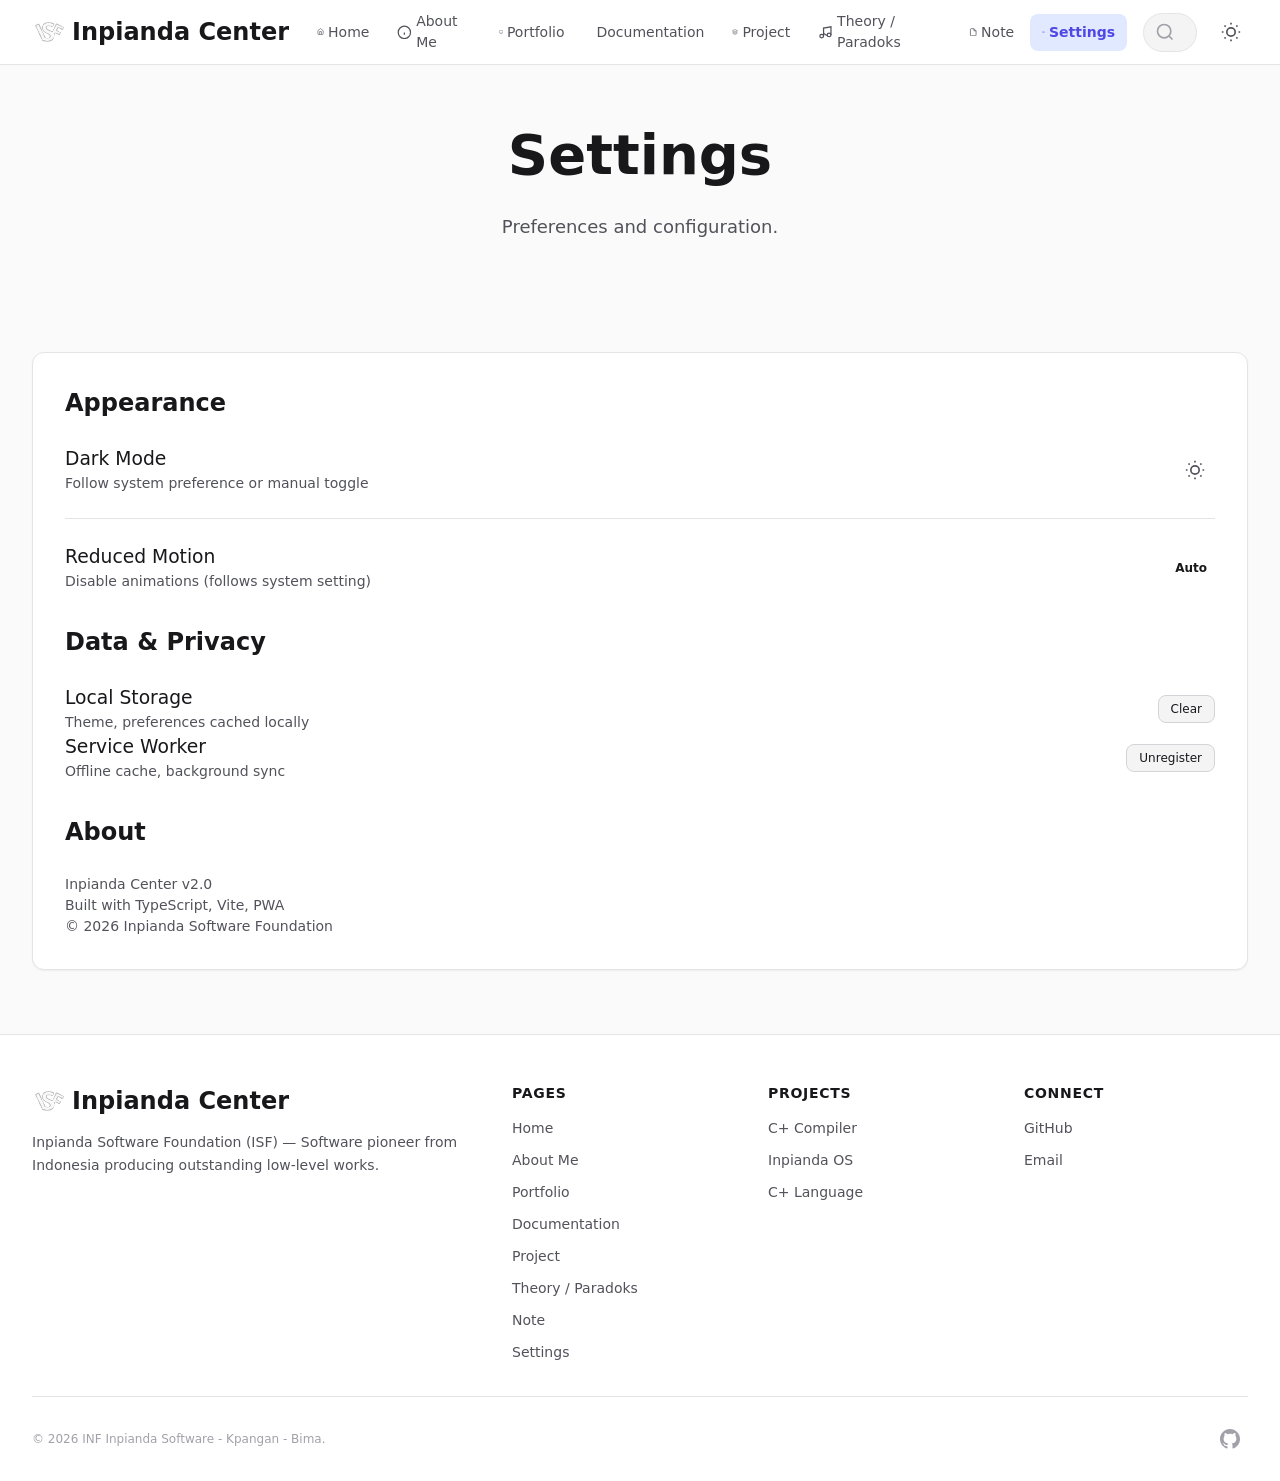
<file: settings.html>
<!DOCTYPE html>
<html lang="id">
<head>
  <meta charset="UTF-8">
  <meta name="viewport" content="width=device-width, initial-scale=1.0">
  <title>Settings | Inpianda Center</title>
  <meta name="description" content="Inpianda Software Foundation — Low-level systems programming: compilers, operating systems, embedded.">
  <meta name="theme-color" content="#1a1a2e">
  <link rel="icon" type="image/svg+xml" href="./favicon.svg">
  <link rel="manifest" href="./manifest.webmanifest">
  <link rel="apple-touch-icon" href="/apple-touch-icon.png">
  <script type="application/ld+json">{
  &quot;@context&quot;: &quot;https://schema.org&quot;,
  &quot;@type&quot;: &quot;WebSite&quot;,
  &quot;name&quot;: &quot;Inpianda Center&quot;,
  &quot;url&quot;: &quot;https://inpianda.dev&quot;,
  &quot;potentialAction&quot;: {
    &quot;@type&quot;: &quot;SearchAction&quot;,
    &quot;target&quot;: &quot;https://inpianda.dev/search?q&#x3D;{search_term_string}&quot;,
    &quot;query-input&quot;: &quot;required name&#x3D;search_term_string&quot;
  }
}</script>
  <script type="module" crossorigin src="./assets/main-DueiziBr.js"></script>
  <link rel="stylesheet" crossorigin href="./assets/main-DtDa6m83.css">
<link rel="manifest" href="./manifest.webmanifest"><script id="vite-plugin-pwa:register-sw" src="./registerSW.js"></script></head>
<body>
  <a href="#main-content" class="skip-link">Skip to main content</a>
  <header class="site-header" role="banner">
    <div class="container">
      <a href="/" class="logo" aria-label="Inpianda Center - Home">
        <img src="./assets/images/logo.svg" alt="" class="logo-img" style="width: 32px; height: 32px; border-radius: var(--radius-md);">
        <span>Inpianda Center</span>
      </a>
  
      <nav class="nav-desktop" role="navigation" aria-label="Main navigation">
        <a href="/" class="nav-link " aria-current="">
          <svg width="18" height="18" viewBox="0 0 24 24" fill="none" stroke="currentColor" stroke-width="2" aria-hidden="true"><path d="M3 9l9-7 9 7v11a2 2 0 0 1-2 2H5a2 2 0 0 1-2-2z"/><polyline points="9 22 9 12 15 12 15 22"/></svg>
          Home
        </a>
        <a href="/about" class="nav-link " aria-current="">
          <svg width="18" height="18" viewBox="0 0 24 24" fill="none" stroke="currentColor" stroke-width="2" aria-hidden="true"><circle cx="12" cy="12" r="10"/><path d="M12 16v-4"/><path d="M12 8h.01"/></svg>
          About Me
        </a>
        <a href="/projects" class="nav-link " aria-current="">
          <svg width="18" height="18" viewBox="0 0 24 24" fill="none" stroke="currentColor" stroke-width="2" aria-hidden="true"><rect x="2" y="3" width="20" height="14" rx="2"/><path d="M8 21h8M12 17v4"/></svg>
          Portfolio
        </a>
        <a href="/documentation" class="nav-link " aria-current="">
          <svg width="18" height="18" viewBox="0 0 24 24" fill="none" stroke="currentColor" stroke-width="2" aria-hidden="true"><path d="M14 2H6a2 2 0 0 0-2 2v16a2 2 0 0 0 2 2h12a2 2 0 0 0 2-2V8z"/><polyline points="14 2 14 8 20 8"/><line x1="16" y1="13" x2="8" y2="13"/><line x1="16" y1="17" x2="8" y2="17"/></svg>
          Documentation
        </a>
        <a href="/project" class="nav-link " aria-current="">
          <svg width="18" height="18" viewBox="0 0 24 24" fill="none" stroke="currentColor" stroke-width="2" aria-hidden="true"><path d="M12 2L2 7l10 5 10-5-10-5z"/><path d="M2 17l10 5 10-5"/><path d="M2 12l10 5 10-5"/></svg>
          Project
        </a>
        <a href="/theory" class="nav-link " aria-current="">
          <svg width="18" height="18" viewBox="0 0 24 24" fill="none" stroke="currentColor" stroke-width="2" aria-hidden="true"><path d="M9 18V5l12-2v13"/><circle cx="6" cy="18" r="3"/><circle cx="18" cy="16" r="3"/><line x1="8.59" y1="13.51" x2="15.42" y2="17.49"/></svg>
          Theory / Paradoks
        </a>
        <a href="/note" class="nav-link " aria-current="">
          <svg width="18" height="18" viewBox="0 0 24 24" fill="none" stroke="currentColor" stroke-width="2" aria-hidden="true"><path d="M14 2H6a2 2 0 0 0-2 2v16a2 2 0 0 0 2 2h12a2 2 0 0 0 2-2V8z"/><polyline points="14 2 14 8 20 8"/></svg>
          Note
        </a>
        <a href="/settings" class="nav-link active" aria-current="page">
          <svg width="18" height="18" viewBox="0 0 24 24" fill="none" stroke="currentColor" stroke-width="2" aria-hidden="true"><circle cx="12" cy="12" r="3"/><path d="M19.4 15a1.65 1.65 0 0 0 .33 1.82l.06.06a2 2 0 0 1 0 2.83 2 2 0 0 1-2.83 0l-.06-.06a1.65 1.65 0 0 0-1.82-.33 1.65 1.65 0 0 0-1 1.51V21a2 2 0 0 1-2 2 2 2 0 0 1-2-2v-.09A1.65 1.65 0 0 0 9 19.4a1.65 1.65 0 0 0-1.82.33l-.06.06a2 2 0 0 1-2.83 0 2 2 0 0 1 0-2.83l.06-.06a1.65 1.65 0 0 0 .33-1.82 1.65 1.65 0 0 0-1.51-1H3a2 2 0 0 1-2-2 2 2 0 0 1 2-2h.09A1.65 1.65 0 0 0 4.6 9a1.65 1.65 0 0 0-.33-1.82l-.06-.06a2 2 0 0 1 0-2.83 2 2 0 0 1 2.83 0l.06.06a1.65 1.65 0 0 0 1.82.33H9a1.65 1.65 0 0 0 1-1.51V3a2 2 0 0 1 2-2 2 2 0 0 1 2 2v.09a1.65 1.65 0 0 0 1 1.51 1.65 1.65 0 0 0 1.82-.33l.06-.06a2 2 0 0 1 2.83 0 2 2 0 0 1 0 2.83l-.06.06a1.65 1.65 0 0 0-.33 1.82V9a1.65 1.65 0 0 0 1.51 1H21a2 2 0 0 1 2 2 2 2 0 0 1-2 2h-.09a1.65 1.65 0 0 0-1.51 1z"/></svg>
          Settings
        </a>
      </nav>
  
      <div class="search-wrapper" role="search" aria-label="Site search">
        <svg class="search-icon" viewBox="0 0 24 24" fill="none" stroke="currentColor" stroke-width="2" aria-hidden="true"><circle cx="11" cy="11" r="8"/><path d="M21 21l-4.35-4.35"/></svg>
        <input type="search" class="search-input" placeholder="Search projects, docs..." aria-label="Search" autocomplete="off">
      </div>
  
      <button class="theme-toggle" aria-label="Toggle dark mode" data-theme-toggle>
        <svg class="sun-icon" viewBox="0 0 24 24" fill="none" stroke="currentColor" stroke-width="2" aria-hidden="true"><circle cx="12" cy="12" r="5"/><path d="M12 1v2M12 21v2M4.22 4.22l1.42 1.42M18.36 18.36l1.42 1.42M1 12h2M21 12h2M4.22 19.78l1.42-1.42M18.36 5.64l1.42-1.42"/></svg>
        <svg class="moon-icon" viewBox="0 0 24 24" fill="none" stroke="currentColor" stroke-width="2" aria-hidden="true"><path d="M21 12.79A9 9 0 1 1 11.21 3 7 7 0 0 0 21 12.79z"/></svg>
      </button>
  
      <button class="mobile-menu-btn" aria-label="Open menu" aria-expanded="false" aria-controls="mobile-nav" data-mobile-menu-btn>
        <svg width="24" height="24" viewBox="0 0 24 24" fill="none" stroke="currentColor" stroke-width="2" aria-hidden="true"><line x1="3" y1="12" x2="21" y2="12"/><line x1="3" y1="6" x2="21" y2="6"/><line x1="3" y1="18" x2="21" y2="18"/></svg>
      </button>
    </div>
  </header>
  
  <!-- Mobile Nav Drawer -->
  <div class="mobile-nav-overlay" data-mobile-nav-overlay aria-hidden="true"></div>
  <nav class="mobile-nav" id="mobile-nav" role="navigation" aria-label="Mobile navigation" aria-hidden="true">
    <div class="mobile-nav-header">
      <img src="./assets/images/logo.svg" alt="" class="logo-img" style="width: 32px; height: 32px; border-radius: var(--radius-md);">
      <span>Inpianda Center</span>
      <button class="mobile-nav-close" aria-label="Close menu" data-mobile-nav-close>
        <svg width="24" height="24" viewBox="0 0 24 24" fill="none" stroke="currentColor" stroke-width="2" aria-hidden="true"><line x1="18" y1="6" x2="6" y2="18"/><line x1="6" y1="6" x2="18" y2="18"/></svg>
      </button>
    </div>
    <div class="mobile-nav-links">
      <a href="/" class="mobile-nav-link " data-mobile-nav-link>
        <svg width="22" height="22" viewBox="0 0 24 24" fill="none" stroke="currentColor" stroke-width="2" aria-hidden="true"><path d="M3 9l9-7 9 7v11a2 2 0 0 1-2 2H5a2 2 0 0 1-2-2z"/><polyline points="9 22 9 12 15 12 15 22"/></svg>
        Home
      </a>
      <a href="/about" class="mobile-nav-link " data-mobile-nav-link>
        <svg width="22" height="22" viewBox="0 0 24 24" fill="none" stroke="currentColor" stroke-width="2" aria-hidden="true"><circle cx="12" cy="12" r="10"/><path d="M12 16v-4"/><path d="M12 8h.01"/></svg>
        About Me
      </a>
      <a href="/projects" class="mobile-nav-link " data-mobile-nav-link>
        <svg width="22" height="22" viewBox="0 0 24 24" fill="none" stroke="currentColor" stroke-width="2" aria-hidden="true"><rect x="2" y="3" width="20" height="14" rx="2"/><path d="M8 21h8M12 17v4"/></svg>
        Portfolio
      </a>
      <a href="/documentation" class="mobile-nav-link " data-mobile-nav-link>
        <svg width="22" height="22" viewBox="0 0 24 24" fill="none" stroke="currentColor" stroke-width="2" aria-hidden="true"><path d="M14 2H6a2 2 0 0 0-2 2v16a2 2 0 0 0 2 2h12a2 2 0 0 0 2-2V8z"/><polyline points="14 2 14 8 20 8"/></svg>
        Documentation
      </a>
      <a href="/project" class="mobile-nav-link " data-mobile-nav-link>
        <svg width="22" height="22" viewBox="0 0 24 24" fill="none" stroke="currentColor" stroke-width="2" aria-hidden="true"><path d="M12 2L2 7l10 5 10-5-10-5z"/><path d="M2 17l10 5 10-5"/><path d="M2 12l10 5 10-5"/></svg>
        Project
      </a>
      <a href="/theory" class="mobile-nav-link " data-mobile-nav-link>
        <svg width="22" height="22" viewBox="0 0 24 24" fill="none" stroke="currentColor" stroke-width="2" aria-hidden="true"><path d="M9 18V5l12-2v13"/><circle cx="6" cy="18" r="3"/><circle cx="18" cy="16" r="3"/><line x1="8.59" y1="13.51" x2="15.42" y2="17.49"/></svg>
        Theory / Paradoks
      </a>
      <a href="/note" class="mobile-nav-link " data-mobile-nav-link>
        <svg width="22" height="22" viewBox="0 0 24 24" fill="none" stroke="currentColor" stroke-width="2" aria-hidden="true"><path d="M14 2H6a2 2 0 0 0-2 2v16a2 2 0 0 0 2 2h12a2 2 0 0 0 2-2V8z"/><polyline points="14 2 14 8 20 8"/></svg>
        Note
      </a>
      <a href="/settings" class="mobile-nav-link active" data-mobile-nav-link>
        <svg width="22" height="22" viewBox="0 0 24 24" fill="none" stroke="currentColor" stroke-width="2" aria-hidden="true"><circle cx="12" cy="12" r="3"/><path d="M19.4 15a1.65 1.65 0 0 0 .33 1.82l.06.06a2 2 0 0 1 0 2.83 2 2 0 0 1-2.83 0l-.06-.06a1.65 1.65 0 0 0-1.82-.33 1.65 1.65 0 0 0-1 1.51V21a2 2 0 0 1-2 2 2 2 0 0 1-2-2v-.09A1.65 1.65 0 0 0 9 19.4a1.65 1.65 0 0 0-1.82-.33l-.06-.06a2 2 0 0 1-2.83 0 2 2 0 0 1 0-2.83l.06-.06a1.65 1.65 0 0 0 .33-1.82 1.65 1.65 0 0 0-1-1.51H3a2 2 0 0 1-2-2 2 2 0 0 1 2-2h.09A1.65 1.65 0 0 0 4.6 9a1.65 1.65 0 0 0-.33-1.82l-.06-.06a2 2 0 0 1 0-2.83 2 2 0 0 1 2.83 0l.06.06a1.65 1.65 0 0 0 1.82.33H9a1.65 1.65 0 0 0 1-1.51V3a2 2 0 0 1 2-2 2 2 0 0 1 2 2v.09a1.65 1.65 0 0 0 1 1.51 1.65 1.65 0 0 0 1.82-.33l.06-.06a2 2 0 0 1 2.83 0 2 2 0 0 1 0 2.83l-.06.06a1.65 1.65 0 0 0-.33 1.82V9a1.65 1.65 0 0 0 1.51 1H21a2 2 0 0 1 2 2 2 2 0 0 1-2 2h-.09a1.65 1.65 0 0 0-1.51 1z"/></svg>
        Settings
      </a>
    </div>
  </nav>  <main id="main-content" role="main">
    <header class="hero" style="padding: var(--space-12) 0;">
      <div class="container">
        <h1 class="text-4xl font-bold text-center mb-4">Settings</h1>
        <p class="text-lg text-secondary text-center max-w-2xl mx-auto">Preferences and configuration.</p>
      </div>
    </header>
    
    <section class="section">
      <div class="container">
        <div class="card p-8 max-w-2xl mx-auto">
          <h2 class="text-xl font-semibold mb-6">Appearance</h2>
          <div class="space-y-4">
            <div class="flex items-center justify-between">
              <div>
                <h3 class="font-medium">Dark Mode</h3>
                <p class="text-sm text-secondary">Follow system preference or manual toggle</p>
              </div>
              <button class="theme-toggle" aria-label="Toggle dark mode" data-theme-toggle style="width: 2.5rem; height: 2.5rem;">
                <svg class="sun-icon" viewBox="0 0 24 24" fill="none" stroke="currentColor" stroke-width="2" aria-hidden="true"><circle cx="12" cy="12" r="5"/><path d="M12 1v2M12 21v2M4.22 4.22l1.42 1.42M18.36 18.36l1.42 1.42M1 12h2M21 12h2M4.22 19.78l1.42-1.42M18.36 5.64l1.42-1.42"/></svg>
                <svg class="moon-icon" viewBox="0 0 24 24" fill="none" stroke="currentColor" stroke-width="2" aria-hidden="true"><path d="M21 12.79A9 9 0 1 1 11.21 3 7 7 0 0 0 21 12.79z"/></svg>
              </button>
            </div>
            <div class="divider"></div>
            <div class="flex items-center justify-between">
              <div>
                <h3 class="font-medium">Reduced Motion</h3>
                <p class="text-sm text-secondary">Disable animations (follows system setting)</p>
              </div>
              <span class="badge badge-secondary">Auto</span>
            </div>
          </div>
    
          <h2 class="text-xl font-semibold mt-8 mb-6">Data & Privacy</h2>
          <div class="space-y-4">
            <div class="flex items-center justify-between">
              <div>
                <h3 class="font-medium">Local Storage</h3>
                <p class="text-sm text-secondary">Theme, preferences cached locally</p>
              </div>
              <button class="btn btn-secondary btn-sm" onclick="localStorage.clear(); location.reload()">Clear</button>
            </div>
            <div class="flex items-center justify-between">
              <div>
                <h3 class="font-medium">Service Worker</h3>
                <p class="text-sm text-secondary">Offline cache, background sync</p>
              </div>
              <button class="btn btn-secondary btn-sm" onclick="navigator.serviceWorker.getRegistrations().then(regs => regs.forEach(r => r.unregister()))">Unregister</button>
            </div>
          </div>
    
          <h2 class="text-xl font-semibold mt-8 mb-6">About</h2>
          <div class="text-secondary text-sm space-y-1">
            <p>Inpianda Center v2.0</p>
            <p>Built with TypeScript, Vite, PWA</p>
            <p>&copy; 2026 Inpianda Software Foundation</p>
          </div>
        </div>
      </div>
    </section>  </main>
  <footer class="site-footer" role="contentinfo">
    <div class="container">
      <div class="footer-grid">
        <div class="footer-brand">
          <a href="/" class="logo" aria-label="Inpianda Center - Home">
            <img src="./assets/images/logo.svg" alt="" class="logo-img" style="width: 32px; height: 32px; border-radius: var(--radius-md);">
            <span>Inpianda Center</span>
          </a>
          <p class="footer-tagline">Inpianda Software Foundation (ISF) — Software pioneer from Indonesia producing outstanding low-level works.</p>
        </div>
  
        <nav class="footer-nav" aria-label="Navigation">
          <h3 class="footer-title">Pages</h3>
          <ul class="footer-links">
            <li><a href="/" class="footer-link">Home</a></li>
            <li><a href="/about" class="footer-link">About Me</a></li>
            <li><a href="/projects" class="footer-link">Portfolio</a></li>
            <li><a href="/documentation" class="footer-link">Documentation</a></li>
            <li><a href="/project" class="footer-link">Project</a></li>
            <li><a href="/theory" class="footer-link">Theory / Paradoks</a></li>
            <li><a href="/note" class="footer-link">Note</a></li>
            <li><a href="/settings" class="footer-link">Settings</a></li>
          </ul>
        </nav>
  
        <nav class="footer-nav" aria-label="Projects">
          <h3 class="footer-title">Projects</h3>
          <ul class="footer-links">
            <li><a href="/projects#cplus-compiler" class="footer-link">C+ Compiler</a></li>
            <li><a href="/projects#inpianda-os" class="footer-link">Inpianda OS</a></li>
            <li><a href="/projects#cplus-language" class="footer-link">C+ Language</a></li>
          </ul>
        </nav>
  
        <nav class="footer-nav" aria-label="Connect">
          <h3 class="footer-title">Connect</h3>
          <ul class="footer-links">
            <li><a href="https://github.com" class="footer-link" target="_blank" rel="noopener noreferrer">GitHub</a></li>
            <li><a href="mailto:hello@inpianda.dev" class="footer-link">Email</a></li>
          </ul>
        </nav>
      </div>
  
      <div class="footer-bottom">
        <p class="copyright">&copy; 2026 INF Inpianda Software - Kpangan - Bima.</p>
        <div class="footer-social" role="list" aria-label="Social links">
          <a href="https://github.com" class="social-link" target="_blank" rel="noopener noreferrer" aria-label="GitHub" role="listitem">
            <svg viewBox="0 0 24 24" fill="currentColor" aria-hidden="true"><path d="M12 0C5.374 0 0 5.373 0 12c0 5.302 3.438 9.8 8.207 11.387.599.111.793-.261.793-.577v-2.234c-3.338.726-4.033-1.416-4.033-1.416-.546-1.387-1.333-1.756-1.333-1.756-1.089-.745.083-.729.083-.729 1.205.084 1.839 1.237 1.839 1.237 1.07 1.834 2.807 1.304 3.492.997.107-.775.418-1.305.762-1.604-2.665-.305-5.467-1.334-5.467-5.931 0-1.311.469-2.381 1.236-3.221-.124-.303-.535-1.524.117-3.176 0 0 1.008-.322 3.301 1.23A11.509 11.509 0 0112 5.803c1.02.005 2.047.138 3.006.404 2.291-1.552 3.297-1.23 3.297-1.23.653 1.653.242 2.874.118 3.176.77.84 1.235 1.911 1.235 3.221 0 4.609-2.807 5.624-5.479 5.921.43.372.823 1.102.823 2.222v3.293c0 .319.192.694.801.576C20.566 21.797 24 17.3 24 12c0-6.627-5.373-12-12-12z"/></svg>
          </a>
        </div>
      </div>
    </div>
  </footer>  
</body>
</html>
</file>
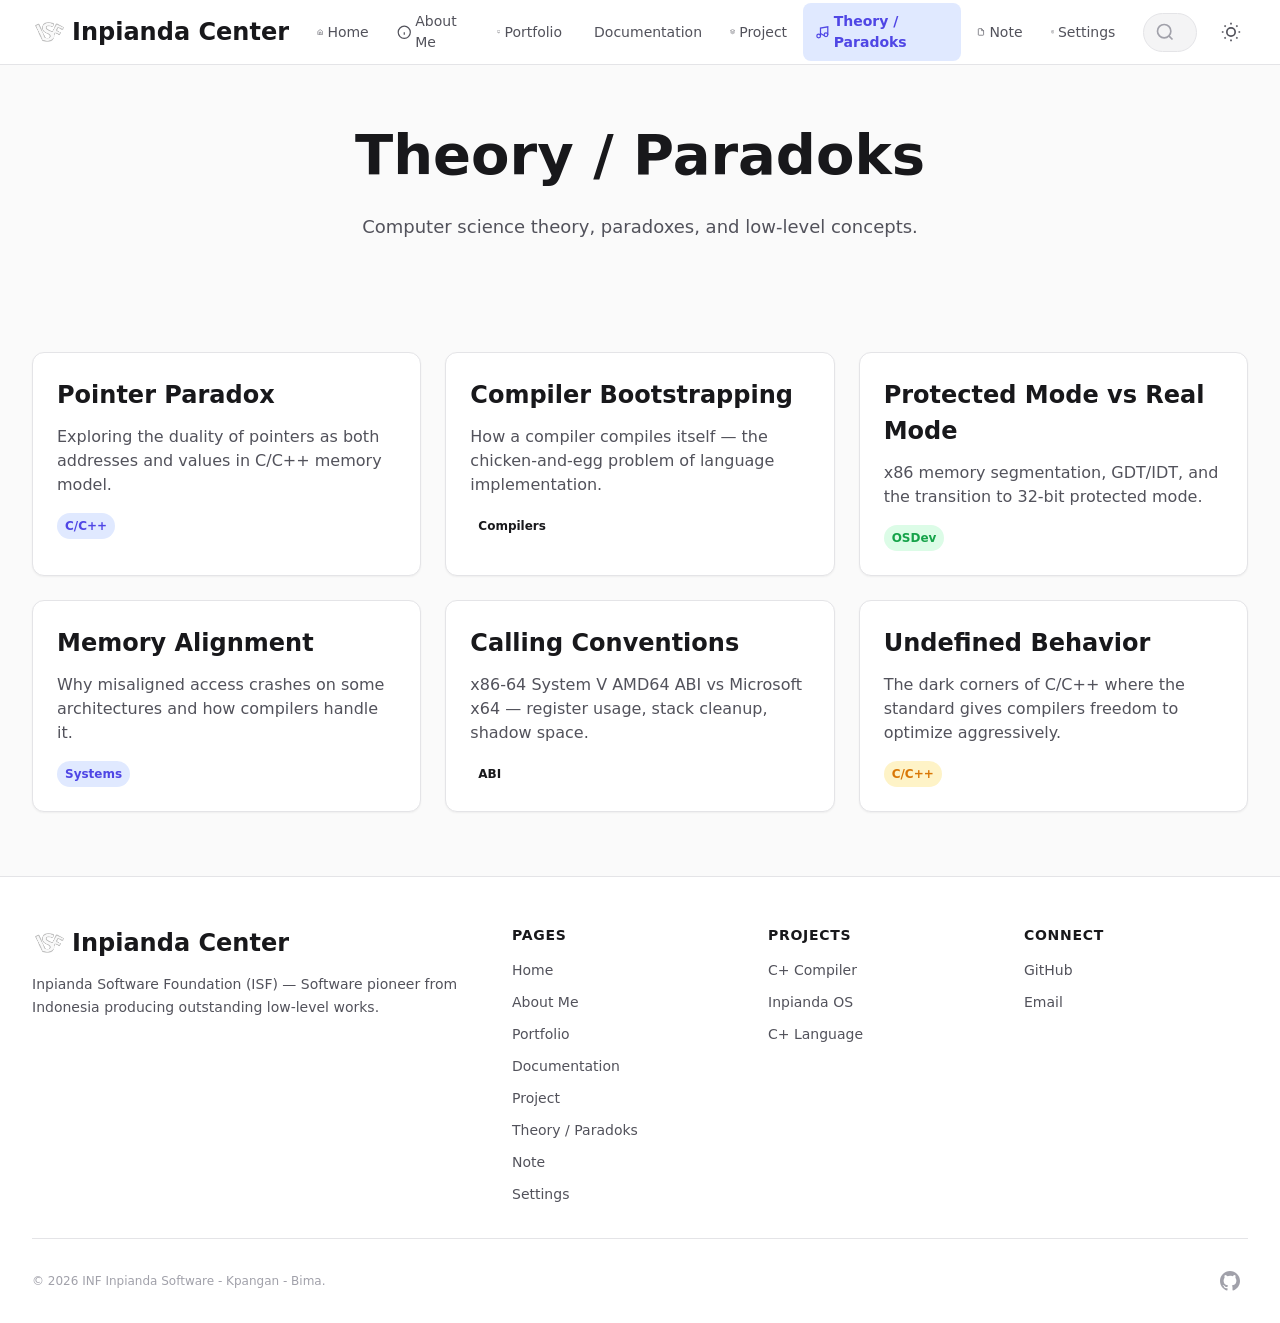
<file: theory.html>
<!DOCTYPE html>
<html lang="id">
<head>
  <meta charset="UTF-8">
  <meta name="viewport" content="width=device-width, initial-scale=1.0">
  <title>Theory | Inpianda Center</title>
  <meta name="description" content="Inpianda Software Foundation — Low-level systems programming: compilers, operating systems, embedded.">
  <meta name="theme-color" content="#1a1a2e">
  <link rel="icon" type="image/svg+xml" href="./favicon.svg">
  <link rel="manifest" href="./manifest.webmanifest">
  <link rel="apple-touch-icon" href="/apple-touch-icon.png">
  <script type="application/ld+json">{
  &quot;@context&quot;: &quot;https://schema.org&quot;,
  &quot;@type&quot;: &quot;WebSite&quot;,
  &quot;name&quot;: &quot;Inpianda Center&quot;,
  &quot;url&quot;: &quot;https://inpianda.dev&quot;,
  &quot;potentialAction&quot;: {
    &quot;@type&quot;: &quot;SearchAction&quot;,
    &quot;target&quot;: &quot;https://inpianda.dev/search?q&#x3D;{search_term_string}&quot;,
    &quot;query-input&quot;: &quot;required name&#x3D;search_term_string&quot;
  }
}</script>
  <script type="module" crossorigin src="./assets/main-DueiziBr.js"></script>
  <link rel="stylesheet" crossorigin href="./assets/main-DtDa6m83.css">
<link rel="manifest" href="./manifest.webmanifest"><script id="vite-plugin-pwa:register-sw" src="./registerSW.js"></script></head>
<body>
  <a href="#main-content" class="skip-link">Skip to main content</a>
  <header class="site-header" role="banner">
    <div class="container">
      <a href="/" class="logo" aria-label="Inpianda Center - Home">
        <img src="./assets/images/logo.svg" alt="" class="logo-img" style="width: 32px; height: 32px; border-radius: var(--radius-md);">
        <span>Inpianda Center</span>
      </a>
  
      <nav class="nav-desktop" role="navigation" aria-label="Main navigation">
        <a href="/" class="nav-link " aria-current="">
          <svg width="18" height="18" viewBox="0 0 24 24" fill="none" stroke="currentColor" stroke-width="2" aria-hidden="true"><path d="M3 9l9-7 9 7v11a2 2 0 0 1-2 2H5a2 2 0 0 1-2-2z"/><polyline points="9 22 9 12 15 12 15 22"/></svg>
          Home
        </a>
        <a href="/about" class="nav-link " aria-current="">
          <svg width="18" height="18" viewBox="0 0 24 24" fill="none" stroke="currentColor" stroke-width="2" aria-hidden="true"><circle cx="12" cy="12" r="10"/><path d="M12 16v-4"/><path d="M12 8h.01"/></svg>
          About Me
        </a>
        <a href="/projects" class="nav-link " aria-current="">
          <svg width="18" height="18" viewBox="0 0 24 24" fill="none" stroke="currentColor" stroke-width="2" aria-hidden="true"><rect x="2" y="3" width="20" height="14" rx="2"/><path d="M8 21h8M12 17v4"/></svg>
          Portfolio
        </a>
        <a href="/documentation" class="nav-link " aria-current="">
          <svg width="18" height="18" viewBox="0 0 24 24" fill="none" stroke="currentColor" stroke-width="2" aria-hidden="true"><path d="M14 2H6a2 2 0 0 0-2 2v16a2 2 0 0 0 2 2h12a2 2 0 0 0 2-2V8z"/><polyline points="14 2 14 8 20 8"/><line x1="16" y1="13" x2="8" y2="13"/><line x1="16" y1="17" x2="8" y2="17"/></svg>
          Documentation
        </a>
        <a href="/project" class="nav-link " aria-current="">
          <svg width="18" height="18" viewBox="0 0 24 24" fill="none" stroke="currentColor" stroke-width="2" aria-hidden="true"><path d="M12 2L2 7l10 5 10-5-10-5z"/><path d="M2 17l10 5 10-5"/><path d="M2 12l10 5 10-5"/></svg>
          Project
        </a>
        <a href="/theory" class="nav-link active" aria-current="page">
          <svg width="18" height="18" viewBox="0 0 24 24" fill="none" stroke="currentColor" stroke-width="2" aria-hidden="true"><path d="M9 18V5l12-2v13"/><circle cx="6" cy="18" r="3"/><circle cx="18" cy="16" r="3"/><line x1="8.59" y1="13.51" x2="15.42" y2="17.49"/></svg>
          Theory / Paradoks
        </a>
        <a href="/note" class="nav-link " aria-current="">
          <svg width="18" height="18" viewBox="0 0 24 24" fill="none" stroke="currentColor" stroke-width="2" aria-hidden="true"><path d="M14 2H6a2 2 0 0 0-2 2v16a2 2 0 0 0 2 2h12a2 2 0 0 0 2-2V8z"/><polyline points="14 2 14 8 20 8"/></svg>
          Note
        </a>
        <a href="/settings" class="nav-link " aria-current="">
          <svg width="18" height="18" viewBox="0 0 24 24" fill="none" stroke="currentColor" stroke-width="2" aria-hidden="true"><circle cx="12" cy="12" r="3"/><path d="M19.4 15a1.65 1.65 0 0 0 .33 1.82l.06.06a2 2 0 0 1 0 2.83 2 2 0 0 1-2.83 0l-.06-.06a1.65 1.65 0 0 0-1.82-.33 1.65 1.65 0 0 0-1 1.51V21a2 2 0 0 1-2 2 2 2 0 0 1-2-2v-.09A1.65 1.65 0 0 0 9 19.4a1.65 1.65 0 0 0-1.82.33l-.06.06a2 2 0 0 1-2.83 0 2 2 0 0 1 0-2.83l.06-.06a1.65 1.65 0 0 0 .33-1.82 1.65 1.65 0 0 0-1.51-1H3a2 2 0 0 1-2-2 2 2 0 0 1 2-2h.09A1.65 1.65 0 0 0 4.6 9a1.65 1.65 0 0 0-.33-1.82l-.06-.06a2 2 0 0 1 0-2.83 2 2 0 0 1 2.83 0l.06.06a1.65 1.65 0 0 0 1.82.33H9a1.65 1.65 0 0 0 1-1.51V3a2 2 0 0 1 2-2 2 2 0 0 1 2 2v.09a1.65 1.65 0 0 0 1 1.51 1.65 1.65 0 0 0 1.82-.33l.06-.06a2 2 0 0 1 2.83 0 2 2 0 0 1 0 2.83l-.06.06a1.65 1.65 0 0 0-.33 1.82V9a1.65 1.65 0 0 0 1.51 1H21a2 2 0 0 1 2 2 2 2 0 0 1-2 2h-.09a1.65 1.65 0 0 0-1.51 1z"/></svg>
          Settings
        </a>
      </nav>
  
      <div class="search-wrapper" role="search" aria-label="Site search">
        <svg class="search-icon" viewBox="0 0 24 24" fill="none" stroke="currentColor" stroke-width="2" aria-hidden="true"><circle cx="11" cy="11" r="8"/><path d="M21 21l-4.35-4.35"/></svg>
        <input type="search" class="search-input" placeholder="Search projects, docs..." aria-label="Search" autocomplete="off">
      </div>
  
      <button class="theme-toggle" aria-label="Toggle dark mode" data-theme-toggle>
        <svg class="sun-icon" viewBox="0 0 24 24" fill="none" stroke="currentColor" stroke-width="2" aria-hidden="true"><circle cx="12" cy="12" r="5"/><path d="M12 1v2M12 21v2M4.22 4.22l1.42 1.42M18.36 18.36l1.42 1.42M1 12h2M21 12h2M4.22 19.78l1.42-1.42M18.36 5.64l1.42-1.42"/></svg>
        <svg class="moon-icon" viewBox="0 0 24 24" fill="none" stroke="currentColor" stroke-width="2" aria-hidden="true"><path d="M21 12.79A9 9 0 1 1 11.21 3 7 7 0 0 0 21 12.79z"/></svg>
      </button>
  
      <button class="mobile-menu-btn" aria-label="Open menu" aria-expanded="false" aria-controls="mobile-nav" data-mobile-menu-btn>
        <svg width="24" height="24" viewBox="0 0 24 24" fill="none" stroke="currentColor" stroke-width="2" aria-hidden="true"><line x1="3" y1="12" x2="21" y2="12"/><line x1="3" y1="6" x2="21" y2="6"/><line x1="3" y1="18" x2="21" y2="18"/></svg>
      </button>
    </div>
  </header>
  
  <!-- Mobile Nav Drawer -->
  <div class="mobile-nav-overlay" data-mobile-nav-overlay aria-hidden="true"></div>
  <nav class="mobile-nav" id="mobile-nav" role="navigation" aria-label="Mobile navigation" aria-hidden="true">
    <div class="mobile-nav-header">
      <img src="./assets/images/logo.svg" alt="" class="logo-img" style="width: 32px; height: 32px; border-radius: var(--radius-md);">
      <span>Inpianda Center</span>
      <button class="mobile-nav-close" aria-label="Close menu" data-mobile-nav-close>
        <svg width="24" height="24" viewBox="0 0 24 24" fill="none" stroke="currentColor" stroke-width="2" aria-hidden="true"><line x1="18" y1="6" x2="6" y2="18"/><line x1="6" y1="6" x2="18" y2="18"/></svg>
      </button>
    </div>
    <div class="mobile-nav-links">
      <a href="/" class="mobile-nav-link " data-mobile-nav-link>
        <svg width="22" height="22" viewBox="0 0 24 24" fill="none" stroke="currentColor" stroke-width="2" aria-hidden="true"><path d="M3 9l9-7 9 7v11a2 2 0 0 1-2 2H5a2 2 0 0 1-2-2z"/><polyline points="9 22 9 12 15 12 15 22"/></svg>
        Home
      </a>
      <a href="/about" class="mobile-nav-link " data-mobile-nav-link>
        <svg width="22" height="22" viewBox="0 0 24 24" fill="none" stroke="currentColor" stroke-width="2" aria-hidden="true"><circle cx="12" cy="12" r="10"/><path d="M12 16v-4"/><path d="M12 8h.01"/></svg>
        About Me
      </a>
      <a href="/projects" class="mobile-nav-link " data-mobile-nav-link>
        <svg width="22" height="22" viewBox="0 0 24 24" fill="none" stroke="currentColor" stroke-width="2" aria-hidden="true"><rect x="2" y="3" width="20" height="14" rx="2"/><path d="M8 21h8M12 17v4"/></svg>
        Portfolio
      </a>
      <a href="/documentation" class="mobile-nav-link " data-mobile-nav-link>
        <svg width="22" height="22" viewBox="0 0 24 24" fill="none" stroke="currentColor" stroke-width="2" aria-hidden="true"><path d="M14 2H6a2 2 0 0 0-2 2v16a2 2 0 0 0 2 2h12a2 2 0 0 0 2-2V8z"/><polyline points="14 2 14 8 20 8"/></svg>
        Documentation
      </a>
      <a href="/project" class="mobile-nav-link " data-mobile-nav-link>
        <svg width="22" height="22" viewBox="0 0 24 24" fill="none" stroke="currentColor" stroke-width="2" aria-hidden="true"><path d="M12 2L2 7l10 5 10-5-10-5z"/><path d="M2 17l10 5 10-5"/><path d="M2 12l10 5 10-5"/></svg>
        Project
      </a>
      <a href="/theory" class="mobile-nav-link active" data-mobile-nav-link>
        <svg width="22" height="22" viewBox="0 0 24 24" fill="none" stroke="currentColor" stroke-width="2" aria-hidden="true"><path d="M9 18V5l12-2v13"/><circle cx="6" cy="18" r="3"/><circle cx="18" cy="16" r="3"/><line x1="8.59" y1="13.51" x2="15.42" y2="17.49"/></svg>
        Theory / Paradoks
      </a>
      <a href="/note" class="mobile-nav-link " data-mobile-nav-link>
        <svg width="22" height="22" viewBox="0 0 24 24" fill="none" stroke="currentColor" stroke-width="2" aria-hidden="true"><path d="M14 2H6a2 2 0 0 0-2 2v16a2 2 0 0 0 2 2h12a2 2 0 0 0 2-2V8z"/><polyline points="14 2 14 8 20 8"/></svg>
        Note
      </a>
      <a href="/settings" class="mobile-nav-link " data-mobile-nav-link>
        <svg width="22" height="22" viewBox="0 0 24 24" fill="none" stroke="currentColor" stroke-width="2" aria-hidden="true"><circle cx="12" cy="12" r="3"/><path d="M19.4 15a1.65 1.65 0 0 0 .33 1.82l.06.06a2 2 0 0 1 0 2.83 2 2 0 0 1-2.83 0l-.06-.06a1.65 1.65 0 0 0-1.82-.33 1.65 1.65 0 0 0-1 1.51V21a2 2 0 0 1-2 2 2 2 0 0 1-2-2v-.09A1.65 1.65 0 0 0 9 19.4a1.65 1.65 0 0 0-1.82-.33l-.06-.06a2 2 0 0 1-2.83 0 2 2 0 0 1 0-2.83l.06-.06a1.65 1.65 0 0 0 .33-1.82 1.65 1.65 0 0 0-1-1.51H3a2 2 0 0 1-2-2 2 2 0 0 1 2-2h.09A1.65 1.65 0 0 0 4.6 9a1.65 1.65 0 0 0-.33-1.82l-.06-.06a2 2 0 0 1 0-2.83 2 2 0 0 1 2.83 0l.06.06a1.65 1.65 0 0 0 1.82.33H9a1.65 1.65 0 0 0 1-1.51V3a2 2 0 0 1 2-2 2 2 0 0 1 2 2v.09a1.65 1.65 0 0 0 1 1.51 1.65 1.65 0 0 0 1.82-.33l.06-.06a2 2 0 0 1 2.83 0 2 2 0 0 1 0 2.83l-.06.06a1.65 1.65 0 0 0-.33 1.82V9a1.65 1.65 0 0 0 1.51 1H21a2 2 0 0 1 2 2 2 2 0 0 1-2 2h-.09a1.65 1.65 0 0 0-1.51 1z"/></svg>
        Settings
      </a>
    </div>
  </nav>  <main id="main-content" role="main">
    <header class="hero" style="padding: var(--space-12) 0;">
      <div class="container">
        <h1 class="text-4xl font-bold text-center mb-4">Theory / Paradoks</h1>
        <p class="text-lg text-secondary text-center max-w-2xl mx-auto">Computer science theory, paradoxes, and low-level concepts.</p>
      </div>
    </header>
    
    <section class="section">
      <div class="container">
        <div class="grid grid-cols-1 md:grid-cols-2 lg:grid-cols-3 gap-6">
          <article class="card p-6 hover:shadow-lg transition-shadow">
            <h3 class="text-xl font-semibold mb-3">Pointer Paradox</h3>
            <p class="text-secondary mb-4">Exploring the duality of pointers as both addresses and values in C/C++ memory model.</p>
            <span class="badge badge-primary">C/C++</span>
          </article>
          <article class="card p-6 hover:shadow-lg transition-shadow">
            <h3 class="text-xl font-semibold mb-3">Compiler Bootstrapping</h3>
            <p class="text-secondary mb-4">How a compiler compiles itself — the chicken-and-egg problem of language implementation.</p>
            <span class="badge badge-accent">Compilers</span>
          </article>
          <article class="card p-6 hover:shadow-lg transition-shadow">
            <h3 class="text-xl font-semibold mb-3">Protected Mode vs Real Mode</h3>
            <p class="text-secondary mb-4">x86 memory segmentation, GDT/IDT, and the transition to 32-bit protected mode.</p>
            <span class="badge badge-success">OSDev</span>
          </article>
          <article class="card p-6 hover:shadow-lg transition-shadow">
            <h3 class="text-xl font-semibold mb-3">Memory Alignment</h3>
            <p class="text-secondary mb-4">Why misaligned access crashes on some architectures and how compilers handle it.</p>
            <span class="badge badge-primary">Systems</span>
          </article>
          <article class="card p-6 hover:shadow-lg transition-shadow">
            <h3 class="text-xl font-semibold mb-3">Calling Conventions</h3>
            <p class="text-secondary mb-4">x86-64 System V AMD64 ABI vs Microsoft x64 — register usage, stack cleanup, shadow space.</p>
            <span class="badge badge-accent">ABI</span>
          </article>
          <article class="card p-6 hover:shadow-lg transition-shadow">
            <h3 class="text-xl font-semibold mb-3">Undefined Behavior</h3>
            <p class="text-secondary mb-4">The dark corners of C/C++ where the standard gives compilers freedom to optimize aggressively.</p>
            <span class="badge badge-warning">C/C++</span>
          </article>
        </div>
      </div>
    </section>  </main>
  <footer class="site-footer" role="contentinfo">
    <div class="container">
      <div class="footer-grid">
        <div class="footer-brand">
          <a href="/" class="logo" aria-label="Inpianda Center - Home">
            <img src="./assets/images/logo.svg" alt="" class="logo-img" style="width: 32px; height: 32px; border-radius: var(--radius-md);">
            <span>Inpianda Center</span>
          </a>
          <p class="footer-tagline">Inpianda Software Foundation (ISF) — Software pioneer from Indonesia producing outstanding low-level works.</p>
        </div>
  
        <nav class="footer-nav" aria-label="Navigation">
          <h3 class="footer-title">Pages</h3>
          <ul class="footer-links">
            <li><a href="/" class="footer-link">Home</a></li>
            <li><a href="/about" class="footer-link">About Me</a></li>
            <li><a href="/projects" class="footer-link">Portfolio</a></li>
            <li><a href="/documentation" class="footer-link">Documentation</a></li>
            <li><a href="/project" class="footer-link">Project</a></li>
            <li><a href="/theory" class="footer-link">Theory / Paradoks</a></li>
            <li><a href="/note" class="footer-link">Note</a></li>
            <li><a href="/settings" class="footer-link">Settings</a></li>
          </ul>
        </nav>
  
        <nav class="footer-nav" aria-label="Projects">
          <h3 class="footer-title">Projects</h3>
          <ul class="footer-links">
            <li><a href="/projects#cplus-compiler" class="footer-link">C+ Compiler</a></li>
            <li><a href="/projects#inpianda-os" class="footer-link">Inpianda OS</a></li>
            <li><a href="/projects#cplus-language" class="footer-link">C+ Language</a></li>
          </ul>
        </nav>
  
        <nav class="footer-nav" aria-label="Connect">
          <h3 class="footer-title">Connect</h3>
          <ul class="footer-links">
            <li><a href="https://github.com" class="footer-link" target="_blank" rel="noopener noreferrer">GitHub</a></li>
            <li><a href="mailto:hello@inpianda.dev" class="footer-link">Email</a></li>
          </ul>
        </nav>
      </div>
  
      <div class="footer-bottom">
        <p class="copyright">&copy; 2026 INF Inpianda Software - Kpangan - Bima.</p>
        <div class="footer-social" role="list" aria-label="Social links">
          <a href="https://github.com" class="social-link" target="_blank" rel="noopener noreferrer" aria-label="GitHub" role="listitem">
            <svg viewBox="0 0 24 24" fill="currentColor" aria-hidden="true"><path d="M12 0C5.374 0 0 5.373 0 12c0 5.302 3.438 9.8 8.207 11.387.599.111.793-.261.793-.577v-2.234c-3.338.726-4.033-1.416-4.033-1.416-.546-1.387-1.333-1.756-1.333-1.756-1.089-.745.083-.729.083-.729 1.205.084 1.839 1.237 1.839 1.237 1.07 1.834 2.807 1.304 3.492.997.107-.775.418-1.305.762-1.604-2.665-.305-5.467-1.334-5.467-5.931 0-1.311.469-2.381 1.236-3.221-.124-.303-.535-1.524.117-3.176 0 0 1.008-.322 3.301 1.23A11.509 11.509 0 0112 5.803c1.02.005 2.047.138 3.006.404 2.291-1.552 3.297-1.23 3.297-1.23.653 1.653.242 2.874.118 3.176.77.84 1.235 1.911 1.235 3.221 0 4.609-2.807 5.624-5.479 5.921.43.372.823 1.102.823 2.222v3.293c0 .319.192.694.801.576C20.566 21.797 24 17.3 24 12c0-6.627-5.373-12-12-12z"/></svg>
          </a>
        </div>
      </div>
    </div>
  </footer>  
</body>
</html>
</file>
<file: assets/main-DtDa6m83.css>
:root{--color-white: #ffffff;--color-black: #0a0a0f;--color-gray-50: #fafafa;--color-gray-100: #f4f4f5;--color-gray-200: #e4e4e7;--color-gray-300: #d4d4d8;--color-gray-400: #a1a1aa;--color-gray-500: #71717a;--color-gray-600: #52525b;--color-gray-700: #3f3f46;--color-gray-800: #27272a;--color-gray-900: #18181b;--color-gray-950: #09090b;--color-primary-50: #f0f4ff;--color-primary-100: #e0e9ff;--color-primary-200: #c7d7fe;--color-primary-300: #a5bffa;--color-primary-400: #819af7;--color-primary-500: #6366f1;--color-primary-600: #4f46e5;--color-primary-700: #4338ca;--color-primary-800: #3730a3;--color-primary-900: #312e81;--color-primary-950: #1e1b4b;--color-accent-50: #fdf4ff;--color-accent-100: #fae8ff;--color-accent-200: #f5d0fe;--color-accent-300: #f0abfc;--color-accent-400: #e879f9;--color-accent-500: #d946ef;--color-accent-600: #c026d3;--color-accent-700: #a21caf;--color-accent-800: #86198f;--color-accent-900: #701a75;--color-success-500: #22c55e;--color-success-600: #16a34a;--color-warning-500: #f59e0b;--color-warning-600: #d97706;--color-error-500: #ef4444;--color-error-600: #dc2626;--color-bg-primary: var(--color-gray-50);--color-bg-secondary: var(--color-white);--color-bg-tertiary: var(--color-gray-100);--color-bg-inverse: var(--color-gray-900);--color-text-primary: var(--color-gray-900);--color-text-secondary: var(--color-gray-600);--color-text-tertiary: var(--color-gray-400);--color-text-inverse: var(--color-white);--color-border-light: var(--color-gray-200);--color-border-medium: var(--color-gray-300);--color-border-dark: var(--color-gray-400);--color-primary: var(--color-primary-600);--color-primary-hover: var(--color-primary-700);--color-primary-light: var(--color-primary-100);--color-primary-text: var(--color-white);--color-accent: var(--color-accent-600);--color-accent-hover: var(--color-accent-700);--color-focus: var(--color-primary-500);--color-focus-ring: rgba(99, 102, 241, .4);--color-overlay: rgba(10, 10, 15, .5);--color-shadow-sm: rgba(0, 0, 0, .05);--color-shadow-md: rgba(0, 0, 0, .1);--color-shadow-lg: rgba(0, 0, 0, .15);--color-bg-primary-dark: var(--color-gray-950);--color-bg-secondary-dark: var(--color-gray-900);--color-bg-tertiary-dark: var(--color-gray-800);--color-bg-inverse-dark: var(--color-gray-50);--color-text-primary-dark: var(--color-gray-50);--color-text-secondary-dark: var(--color-gray-400);--color-text-tertiary-dark: var(--color-gray-600);--color-text-inverse-dark: var(--color-gray-900);--color-border-light-dark: var(--color-gray-800);--color-border-medium-dark: var(--color-gray-700);--color-border-dark-dark: var(--color-gray-600);--color-primary-dark: var(--color-primary-500);--color-primary-hover-dark: var(--color-primary-400);--color-primary-light-dark: var(--color-primary-900);--color-primary-text-dark: var(--color-white);--color-accent-dark: var(--color-accent-500);--color-accent-hover-dark: var(--color-accent-400);--color-focus-dark: var(--color-primary-400);--color-focus-ring-dark: rgba(129, 140, 248, .4);--color-overlay-dark: rgba(0, 0, 0, .7);--color-shadow-sm-dark: rgba(0, 0, 0, .2);--color-shadow-md-dark: rgba(0, 0, 0, .3);--color-shadow-lg-dark: rgba(0, 0, 0, .4);--space-0: 0;--space-1: .25rem;--space-2: .5rem;--space-3: .75rem;--space-4: 1rem;--space-5: 1.25rem;--space-6: 1.5rem;--space-8: 2rem;--space-10: 2.5rem;--space-12: 3rem;--space-16: 4rem;--space-20: 5rem;--space-24: 6rem;--font-sans: system-ui, -apple-system, BlinkMacSystemFont, "Segoe UI", Roboto, "Helvetica Neue", Arial, sans-serif;--font-mono: ui-monospace, SFMono-Regular, "SF Mono", Menlo, Consolas, "Liberation Mono", monospace;--text-xs: clamp(.7rem, .65rem + .25vw, .75rem);--text-sm: clamp(.8125rem, .75rem + .3125vw, .875rem);--text-base: clamp(.9375rem, .875rem + .3125vw, 1rem);--text-lg: clamp(1.0625rem, 1rem + .3125vw, 1.125rem);--text-xl: clamp(1.25rem, 1.125rem + .625vw, 1.5rem);--text-2xl: clamp(1.5rem, 1.25rem + 1.25vw, 2rem);--text-3xl: clamp(1.875rem, 1.5rem + 1.875vw, 2.5rem);--text-4xl: clamp(2.25rem, 1.75rem + 2.5vw, 3.5rem);--text-5xl: clamp(3rem, 2rem + 5vw, 5rem);--font-weight-normal: 400;--font-weight-medium: 500;--font-weight-semibold: 600;--font-weight-bold: 700;--line-height-tight: 1.1;--line-height-snug: 1.375;--line-height-normal: 1.5;--line-height-relaxed: 1.625;--radius-none: 0;--radius-sm: .25rem;--radius-md: .375rem;--radius-lg: .5rem;--radius-xl: .75rem;--radius-2xl: 1rem;--radius-full: 9999px;--shadow-sm: 0 1px 2px 0 var(--color-shadow-sm);--shadow-md: 0 4px 6px -1px var(--color-shadow-md), 0 2px 4px -2px var(--color-shadow-md);--shadow-lg: 0 10px 15px -3px var(--color-shadow-lg), 0 4px 6px -4px var(--color-shadow-lg);--shadow-xl: 0 20px 25px -5px var(--color-shadow-lg), 0 8px 10px -6px var(--color-shadow-lg);--shadow-inner: inset 0 2px 4px 0 var(--color-shadow-sm);--shadow-sm-dark: 0 1px 2px 0 var(--color-shadow-sm-dark);--shadow-md-dark: 0 4px 6px -1px var(--color-shadow-md-dark), 0 2px 4px -2px var(--color-shadow-md-dark);--shadow-lg-dark: 0 10px 15px -3px var(--color-shadow-lg-dark), 0 4px 6px -4px var(--color-shadow-lg-dark);--shadow-xl-dark: 0 20px 25px -5px var(--color-shadow-lg-dark), 0 8px 10px -6px var(--color-shadow-lg-dark);--transition-fast: .15s ease;--transition-base: .2s ease;--transition-slow: .3s ease;--z-dropdown: 100;--z-sticky: 200;--z-fixed: 300;--z-modal-backdrop: 400;--z-modal: 500;--z-popover: 600;--z-tooltip: 700;--z-toast: 800;--container-sm: 640px;--container-md: 768px;--container-lg: 1024px;--container-xl: 1280px;--container-2xl: 1536px;--container-full: 100%;--bp-sm: 640px;--bp-md: 768px;--bp-lg: 1024px;--bp-xl: 1280px;--bp-2xl: 1536px}@media (prefers-color-scheme: dark){:root:not([data-theme=light]){--color-bg-primary: var(--color-bg-primary-dark);--color-bg-secondary: var(--color-bg-secondary-dark);--color-bg-tertiary: var(--color-bg-tertiary-dark);--color-bg-inverse: var(--color-bg-inverse-dark);--color-text-primary: var(--color-text-primary-dark);--color-text-secondary: var(--color-text-secondary-dark);--color-text-tertiary: var(--color-text-tertiary-dark);--color-text-inverse: var(--color-text-inverse-dark);--color-border-light: var(--color-border-light-dark);--color-border-medium: var(--color-border-medium-dark);--color-border-dark: var(--color-border-dark-dark);--color-primary: var(--color-primary-dark);--color-primary-hover: var(--color-primary-hover-dark);--color-primary-light: var(--color-primary-light-dark);--color-primary-text: var(--color-primary-text-dark);--color-accent: var(--color-accent-dark);--color-accent-hover: var(--color-accent-hover-dark);--color-focus: var(--color-focus-dark);--color-focus-ring: var(--color-focus-ring-dark);--color-overlay: var(--color-overlay-dark);--color-shadow-sm: var(--color-shadow-sm-dark);--color-shadow-md: var(--color-shadow-md-dark);--color-shadow-lg: var(--color-shadow-lg-dark)}}[data-theme=light]{--color-bg-primary: var(--color-gray-50);--color-bg-secondary: var(--color-white);--color-bg-tertiary: var(--color-gray-100);--color-bg-inverse: var(--color-gray-900);--color-text-primary: var(--color-gray-900);--color-text-secondary: var(--color-gray-600);--color-text-tertiary: var(--color-gray-400);--color-text-inverse: var(--color-white);--color-border-light: var(--color-gray-200);--color-border-medium: var(--color-gray-300);--color-border-dark: var(--color-gray-400);--color-primary: var(--color-primary-600);--color-primary-hover: var(--color-primary-700);--color-primary-light: var(--color-primary-100);--color-primary-text: var(--color-white);--color-accent: var(--color-accent-600);--color-accent-hover: var(--color-accent-700);--color-focus: var(--color-primary-500);--color-focus-ring: rgba(99, 102, 241, .4);--color-overlay: rgba(10, 10, 15, .5);--color-shadow-sm: rgba(0, 0, 0, .05);--color-shadow-md: rgba(0, 0, 0, .1);--color-shadow-lg: rgba(0, 0, 0, .15)}*,*:before,*:after{box-sizing:border-box;margin:0;padding:0}html{font-size:16px;scroll-behavior:smooth;-webkit-text-size-adjust:100%;-moz-tab-size:4;tab-size:4}@media (prefers-reduced-motion: reduce){html{scroll-behavior:auto}*,*:before,*:after{animation-duration:.01ms!important;animation-iteration-count:1!important;transition-duration:.01ms!important}}body{font-family:var(--font-sans);font-size:var(--text-base);line-height:var(--line-height-normal);color:var(--color-text-primary);background-color:var(--color-bg-primary);-webkit-font-smoothing:antialiased;-moz-osx-font-smoothing:grayscale;text-rendering:optimizeLegibility}img,picture,video,canvas,svg{display:block;max-width:100%;height:auto}input,button,textarea,select{font:inherit;color:inherit}a{color:inherit;text-decoration:none}ul,ol{list-style:none}address{font-style:normal}:focus{outline:none}:focus-visible{outline:2px solid var(--color-focus);outline-offset:2px}:focus:not(:focus-visible){outline:none}::selection{background-color:var(--color-primary-light);color:var(--color-primary)}@media (prefers-color-scheme: dark){::selection{background-color:var(--color-primary-light-dark);color:var(--color-primary-text-dark)}}*{scrollbar-width:thin;scrollbar-color:var(--color-border-medium) transparent}*::-webkit-scrollbar{width:8px;height:8px}*::-webkit-scrollbar-track{background:transparent}*::-webkit-scrollbar-thumb{background-color:var(--color-border-medium);border-radius:var(--radius-full);border:2px solid transparent;background-clip:content-box}*::-webkit-scrollbar-thumb:hover{background-color:var(--color-border-dark)}.btn{display:inline-flex;align-items:center;justify-content:center;gap:var(--space-2);padding:var(--space-2) var(--space-4);font-size:var(--text-sm);font-weight:var(--font-weight-medium);line-height:var(--line-height-normal);border:none;border-radius:var(--radius-lg);cursor:pointer;transition:all var(--transition-base);white-space:nowrap;-webkit-user-select:none;user-select:none}.btn:disabled,.btn[aria-disabled=true]{opacity:.5;cursor:not-allowed;pointer-events:none}.btn-primary{background-color:var(--color-primary);color:var(--color-primary-text)}.btn-primary:hover:not(:disabled){background-color:var(--color-primary-hover);transform:translateY(-1px);box-shadow:var(--shadow-md)}.btn-primary:active:not(:disabled){transform:translateY(0)}.btn-secondary{background-color:var(--color-bg-tertiary);color:var(--color-text-primary);border:1px solid var(--color-border-medium)}.btn-secondary:hover:not(:disabled){background-color:var(--color-border-light);border-color:var(--color-border-dark)}.btn-ghost{background-color:transparent;color:var(--color-text-secondary)}.btn-ghost:hover:not(:disabled){background-color:var(--color-bg-tertiary);color:var(--color-text-primary)}.btn-outline{background-color:transparent;color:var(--color-primary);border:1px solid var(--color-primary)}.btn-outline:hover:not(:disabled){background-color:var(--color-primary-light)}.btn-sm{padding:var(--space-1) var(--space-3);font-size:var(--text-xs)}.btn-lg{padding:var(--space-3) var(--space-6);font-size:var(--text-base)}.btn-xl{padding:var(--space-4) var(--space-8);font-size:var(--text-lg)}.btn-full{width:100%}.link{color:var(--color-primary);font-weight:var(--font-weight-medium);transition:color var(--transition-fast)}.link:hover{color:var(--color-primary-hover);text-decoration:underline}.link:focus-visible{border-radius:var(--radius-sm)}.card{background-color:var(--color-bg-secondary);border:1px solid var(--color-border-light);border-radius:var(--radius-xl);box-shadow:var(--shadow-sm);overflow:hidden;transition:all var(--transition-base)}.card:hover{box-shadow:var(--shadow-md);border-color:var(--color-border-medium)}.card-header{padding:var(--space-5);border-bottom:1px solid var(--color-border-light)}.card-body{padding:var(--space-5)}.card-footer{padding:var(--space-5);border-top:1px solid var(--color-border-light);background-color:var(--color-bg-tertiary)}.form-group{margin-bottom:var(--space-4)}.form-label{display:block;margin-bottom:var(--space-1);font-size:var(--text-sm);font-weight:var(--font-weight-medium);color:var(--color-text-primary)}.form-input,.form-select,.form-textarea{width:100%;padding:var(--space-2) var(--space-3);font-size:var(--text-base);line-height:var(--line-height-normal);color:var(--color-text-primary);background-color:var(--color-bg-secondary);border:1px solid var(--color-border-medium);border-radius:var(--radius-lg);transition:all var(--transition-fast)}.form-input:focus,.form-select:focus,.form-textarea:focus{border-color:var(--color-focus);box-shadow:0 0 0 3px var(--color-focus-ring)}.form-input::placeholder,.form-textarea::placeholder{color:var(--color-text-tertiary)}.form-input:disabled,.form-select:disabled,.form-textarea:disabled{background-color:var(--color-bg-tertiary);color:var(--color-text-tertiary);cursor:not-allowed}.form-error{margin-top:var(--space-1);font-size:var(--text-xs);color:var(--color-error-500)}.form-help{margin-top:var(--space-1);font-size:var(--text-xs);color:var(--color-text-tertiary)}.form-check{display:flex;align-items:center;gap:var(--space-2);cursor:pointer}.form-check-input{width:1.125rem;height:1.125rem;accent-color:var(--color-primary);cursor:pointer}.form-check-label{font-size:var(--text-sm);color:var(--color-text-secondary);cursor:pointer}.badge{display:inline-flex;align-items:center;padding:var(--space-1) var(--space-2);font-size:var(--text-xs);font-weight:var(--font-weight-semibold);border-radius:var(--radius-full);white-space:nowrap}.badge-primary{background-color:var(--color-primary-light);color:var(--color-primary)}.badge-success{background-color:#dcfce7;color:var(--color-success-600)}.badge-warning{background-color:#fef3c7;color:var(--color-warning-600)}.badge-error{background-color:#fee2e2;color:var(--color-error-600)}.badge-neutral{background-color:var(--color-bg-tertiary);color:var(--color-text-secondary)}.avatar{display:inline-flex;align-items:center;justify-content:center;width:2.5rem;height:2.5rem;font-size:var(--text-base);font-weight:var(--font-weight-semibold);color:var(--color-primary-text);background-color:var(--color-primary);border-radius:var(--radius-full);overflow:hidden}.avatar img{width:100%;height:100%;object-fit:cover}.avatar-sm{width:1.75rem;height:1.75rem;font-size:var(--text-xs)}.avatar-lg{width:3.5rem;height:3.5rem;font-size:var(--text-lg)}.avatar-xl{width:4.5rem;height:4.5rem;font-size:var(--text-xl)}.alert{display:flex;align-items:flex-start;gap:var(--space-3);padding:var(--space-4);border-radius:var(--radius-lg);border:1px solid transparent}.alert-info{background-color:var(--color-primary-light);border-color:var(--color-primary);color:var(--color-primary-800)}.alert-success{background-color:#dcfce7;border-color:var(--color-success-500);color:var(--color-success-600)}.alert-warning{background-color:#fef3c7;border-color:var(--color-warning-500);color:var(--color-warning-600)}.alert-error{background-color:#fee2e2;border-color:var(--color-error-500);color:var(--color-error-600)}.divider{height:1px;background-color:var(--color-border-light);border:none;margin:var(--space-6) 0}.divider-vertical{width:1px;height:auto;min-height:2rem;margin:0 var(--space-4)}.tooltip{position:relative;display:inline-block}.tooltip:after{content:attr(data-tooltip);position:absolute;bottom:100%;left:50%;transform:translate(-50%);padding:var(--space-1) var(--space-2);font-size:var(--text-xs);font-weight:var(--font-weight-medium);color:var(--color-text-inverse);background-color:var(--color-text-primary);border-radius:var(--radius-md);white-space:nowrap;opacity:0;visibility:hidden;transition:all var(--transition-fast);z-index:var(--z-tooltip);pointer-events:none;margin-bottom:var(--space-1)}.tooltip:before{content:"";position:absolute;bottom:100%;left:50%;transform:translate(-50%);border:4px solid transparent;border-top-color:var(--color-text-primary);opacity:0;visibility:hidden;transition:all var(--transition-fast);z-index:var(--z-tooltip);pointer-events:none;margin-bottom:var(--space-1)}.tooltip:hover:after,.tooltip:hover:before{opacity:1;visibility:visible}.skeleton{background:linear-gradient(90deg,var(--color-bg-tertiary) 25%,var(--color-border-light) 50%,var(--color-bg-tertiary) 75%);background-size:200% 100%;animation:skeleton-loading 1.5s infinite;border-radius:var(--radius-md)}@keyframes skeleton-loading{0%{background-position:200% 0}to{background-position:-200% 0}}.skip-link{position:absolute;top:-100%;left:var(--space-4);padding:var(--space-2) var(--space-4);font-weight:var(--font-weight-medium);color:var(--color-white);background-color:var(--color-primary);border-radius:var(--radius-lg);z-index:var(--z-toast);transition:top var(--transition-fast)}.skip-link:focus{top:var(--space-4)}.visually-hidden{position:absolute;width:1px;height:1px;padding:0;margin:-1px;overflow:hidden;clip:rect(0,0,0,0);white-space:nowrap;border:0}.container{width:100%;max-width:var(--container-xl);margin:0 auto;padding:0 var(--space-4)}@media (min-width: 640px){.container{padding:0 var(--space-6)}}@media (min-width: 1024px){.container{padding:0 var(--space-8)}}.container-sm{max-width:var(--container-sm)}.container-md{max-width:var(--container-md)}.container-lg{max-width:var(--container-lg)}.container-2xl{max-width:var(--container-2xl)}.container-full{max-width:100%}.grid{display:grid;gap:var(--space-6)}.grid-cols-1{grid-template-columns:repeat(1,1fr)}.grid-cols-2{grid-template-columns:repeat(2,1fr)}.grid-cols-3{grid-template-columns:repeat(3,1fr)}.grid-cols-4{grid-template-columns:repeat(4,1fr)}.grid-cols-12{grid-template-columns:repeat(12,1fr)}@media (min-width: 640px){.sm\:grid-cols-2{grid-template-columns:repeat(2,1fr)}.sm\:grid-cols-3{grid-template-columns:repeat(3,1fr)}}@media (min-width: 768px){.md\:grid-cols-2{grid-template-columns:repeat(2,1fr)}.md\:grid-cols-3{grid-template-columns:repeat(3,1fr)}.md\:grid-cols-4{grid-template-columns:repeat(4,1fr)}}@media (min-width: 1024px){.lg\:grid-cols-2{grid-template-columns:repeat(2,1fr)}.lg\:grid-cols-3{grid-template-columns:repeat(3,1fr)}.lg\:grid-cols-4{grid-template-columns:repeat(4,1fr)}.lg\:grid-cols-5{grid-template-columns:repeat(5,1fr)}.lg\:grid-cols-6{grid-template-columns:repeat(6,1fr)}}@media (min-width: 1280px){.xl\:grid-cols-4{grid-template-columns:repeat(4,1fr)}}.gap-1{gap:var(--space-1)}.gap-8{gap:var(--space-8)}.flex{display:flex}.inline-flex{display:inline-flex}.flex-col{flex-direction:column}.flex-wrap{flex-wrap:wrap}.flex-1{flex:1 1 0%}.flex-auto{flex:1 1 auto}.flex-initial{flex:0 1 auto}.flex-none{flex:none}.items-center{align-items:center}.items-start{align-items:flex-start}.items-end{align-items:flex-end}.items-stretch{align-items:stretch}.justify-center{justify-content:center}.justify-start{justify-content:flex-start}.justify-end{justify-content:flex-end}.justify-between{justify-content:space-between}.justify-around{justify-content:space-around}.gap-2{gap:var(--space-2)}.gap-3{gap:var(--space-3)}.gap-4{gap:var(--space-4)}.gap-6{gap:var(--space-6)}.p-0{padding:var(--space-0)}.p-1{padding:var(--space-1)}.p-2{padding:var(--space-2)}.p-3{padding:var(--space-3)}.p-4{padding:var(--space-4)}.p-5{padding:var(--space-5)}.p-6{padding:var(--space-6)}.p-8{padding:var(--space-8)}.p-10{padding:var(--space-10)}.p-12{padding:var(--space-12)}.px-2{padding-left:var(--space-2);padding-right:var(--space-2)}.px-3{padding-left:var(--space-3);padding-right:var(--space-3)}.px-4{padding-left:var(--space-4);padding-right:var(--space-4)}.px-6{padding-left:var(--space-6);padding-right:var(--space-6)}.px-8{padding-left:var(--space-8);padding-right:var(--space-8)}.py-2{padding-top:var(--space-2);padding-bottom:var(--space-2)}.py-3{padding-top:var(--space-3);padding-bottom:var(--space-3)}.py-4{padding-top:var(--space-4);padding-bottom:var(--space-4)}.py-6{padding-top:var(--space-6);padding-bottom:var(--space-6)}.py-8{padding-top:var(--space-8);padding-bottom:var(--space-8)}.py-12{padding-top:var(--space-12);padding-bottom:var(--space-12)}.py-16{padding-top:var(--space-16);padding-bottom:var(--space-16)}.py-20{padding-top:var(--space-20);padding-bottom:var(--space-20)}.m-0{margin:var(--space-0)}.m-auto{margin:auto}.mx-auto{margin-left:auto;margin-right:auto}.my-auto{margin-top:auto;margin-bottom:auto}.mt-1{margin-top:var(--space-1)}.mt-2{margin-top:var(--space-2)}.mt-3{margin-top:var(--space-3)}.mt-4{margin-top:var(--space-4)}.mt-6{margin-top:var(--space-6)}.mt-8{margin-top:var(--space-8)}.mt-12{margin-top:var(--space-12)}.mb-1{margin-bottom:var(--space-1)}.mb-2{margin-bottom:var(--space-2)}.mb-3{margin-bottom:var(--space-3)}.mb-4{margin-bottom:var(--space-4)}.mb-6{margin-bottom:var(--space-6)}.mb-8{margin-bottom:var(--space-8)}.mb-12{margin-bottom:var(--space-12)}.text-xs{font-size:var(--text-xs)}.text-sm{font-size:var(--text-sm)}.text-base{font-size:var(--text-base)}.text-lg{font-size:var(--text-lg)}.text-xl{font-size:var(--text-xl)}.text-2xl{font-size:var(--text-2xl)}.text-3xl{font-size:var(--text-3xl)}.text-4xl{font-size:var(--text-4xl)}.text-5xl{font-size:var(--text-5xl)}.font-normal{font-weight:var(--font-weight-normal)}.font-medium{font-weight:var(--font-weight-medium)}.font-semibold{font-weight:var(--font-weight-semibold)}.font-bold{font-weight:var(--font-weight-bold)}.leading-tight{line-height:var(--line-height-tight)}.leading-snug{line-height:var(--line-height-snug)}.leading-normal{line-height:var(--line-height-normal)}.leading-relaxed{line-height:var(--line-height-relaxed)}.text-primary{color:var(--color-text-primary)}.text-secondary{color:var(--color-text-secondary)}.text-tertiary{color:var(--color-text-tertiary)}.text-inverse{color:var(--color-text-inverse)}.text-brand{color:var(--color-primary)}.text-accent{color:var(--color-accent)}.text-success{color:var(--color-success-600)}.text-warning{color:var(--color-warning-600)}.text-error{color:var(--color-error-600)}.text-center{text-align:center}.text-left{text-align:left}.text-right{text-align:right}.break-words{overflow-wrap:break-word}.block{display:block}.inline-block{display:inline-block}.hidden{display:none}.invisible{visibility:hidden}@media (min-width: 640px){.sm\:block{display:block}.sm\:hidden{display:none}.sm\:flex{display:flex}}@media (min-width: 768px){.md\:block{display:block}.md\:hidden{display:none}.md\:flex{display:flex}}@media (min-width: 1024px){.lg\:block{display:block}.lg\:hidden{display:none}.lg\:flex{display:flex}}.relative{position:relative}.absolute{position:absolute}.fixed{position:fixed}.sticky{position:sticky}.inset-0{top:0;right:0;bottom:0;left:0}.top-0{top:0}.right-0{right:0}.bottom-0{bottom:0}.left-0{left:0}.z-10{z-index:10}.z-20{z-index:20}.z-30{z-index:30}.z-40{z-index:40}.z-50{z-index:50}.overflow-hidden{overflow:hidden}.overflow-auto{overflow:auto}.overflow-x-auto{overflow-x:auto}.overflow-y-auto{overflow-y:auto}.truncate{overflow:hidden;text-overflow:ellipsis;white-space:nowrap}.border{border:1px solid var(--color-border-medium)}.border-t{border-top:1px solid var(--color-border-light)}.border-b{border-bottom:1px solid var(--color-border-light)}.border-l{border-left:1px solid var(--color-border-light)}.border-r{border-right:1px solid var(--color-border-light)}.border-none{border:none}.rounded-none{border-radius:var(--radius-none)}.rounded-sm{border-radius:var(--radius-sm)}.rounded{border-radius:var(--radius-md)}.rounded-md{border-radius:var(--radius-lg)}.rounded-lg{border-radius:var(--radius-xl)}.rounded-xl{border-radius:var(--radius-2xl)}.rounded-full{border-radius:var(--radius-full)}.shadow-none{box-shadow:none}.shadow-sm{box-shadow:var(--shadow-sm)}.shadow,.shadow-md{box-shadow:var(--shadow-md)}.shadow-lg{box-shadow:var(--shadow-lg)}.shadow-xl{box-shadow:var(--shadow-xl)}.shadow-inner{box-shadow:var(--shadow-inner)}.bg-primary{background-color:var(--color-bg-primary)}.bg-secondary{background-color:var(--color-bg-secondary)}.bg-tertiary{background-color:var(--color-bg-tertiary)}.bg-inverse{background-color:var(--color-bg-inverse)}.bg-brand{background-color:var(--color-primary)}.bg-brand-light{background-color:var(--color-primary-light)}.bg-accent{background-color:var(--color-accent)}.transition{transition:all var(--transition-base)}.transition-fast{transition:all var(--transition-fast)}.transition-slow{transition:all var(--transition-slow)}.transition-colors{transition:color var(--transition-base),background-color var(--transition-base),border-color var(--transition-base),fill var(--transition-base),stroke var(--transition-base)}.transition-transform{transition:transform var(--transition-base)}.transition-opacity{transition:opacity var(--transition-base)}.transform{transform:translate(0)}.scale-95{transform:scale(.95)}.scale-100{transform:scale(1)}.scale-105{transform:scale(1.05)}.scale-110{transform:scale(1.1)}.rotate-90{transform:rotate(90deg)}.rotate-180{transform:rotate(180deg)}.animate-spin{animation:spin 1s linear infinite}.animate-pulse{animation:pulse 2s cubic-bezier(.4,0,.6,1) infinite}.animate-bounce{animation:bounce 1s infinite}.animate-fade-in{animation:fade-in var(--transition-base) ease-out}.animate-slide-up{animation:slide-up var(--transition-base) ease-out}.animate-slide-down{animation:slide-down var(--transition-base) ease-out}@keyframes spin{0%{transform:rotate(0)}to{transform:rotate(360deg)}}@keyframes pulse{0%,to{opacity:1}50%{opacity:.5}}@keyframes bounce{0%,to{transform:translateY(-5%)}50%{transform:translateY(0)}}@keyframes fade-in{0%{opacity:0}to{opacity:1}}@keyframes slide-up{0%{opacity:0;transform:translateY(10px)}to{opacity:1;transform:translateY(0)}}@keyframes slide-down{0%{opacity:0;transform:translateY(-10px)}to{opacity:1;transform:translateY(0)}}.cursor-pointer{cursor:pointer}.cursor-not-allowed{cursor:not-allowed}.select-none{-webkit-user-select:none;user-select:none}.select-auto{-webkit-user-select:auto;user-select:auto}.resize-none{resize:none}.aspect-square{aspect-ratio:1 / 1}.aspect-video{aspect-ratio:16 / 9}.aspect-photo{aspect-ratio:4 / 3}.object-cover{object-fit:cover}.object-contain{object-fit:contain}.object-fill{object-fit:fill}@media print{.no-print{display:none!important}.print-only{display:block!important}}.site-header{position:sticky;top:0;z-index:var(--z-sticky);background-color:var(--color-bg-secondary);border-bottom:1px solid var(--color-border-light);-webkit-backdrop-filter:blur(8px);backdrop-filter:blur(8px);background-color:color-mix(in srgb,var(--color-bg-secondary) 90%,transparent)}.site-header .container{display:flex;align-items:center;justify-content:space-between;height:4rem;gap:var(--space-4)}.logo{display:flex;align-items:center;gap:var(--space-2);font-size:var(--text-xl);font-weight:var(--font-weight-bold);color:var(--color-text-primary);text-decoration:none;flex-shrink:0}.logo:hover{color:var(--color-primary)}.logo-icon{width:2.5rem;height:2.5rem;border-radius:var(--radius-lg);background:linear-gradient(135deg,var(--color-primary),var(--color-accent));display:flex;align-items:center;justify-content:center;color:#fff;font-weight:var(--font-weight-bold);font-size:var(--text-lg)}.nav-desktop{display:none;align-items:center;gap:var(--space-1)}@media (min-width: 768px){.nav-desktop{display:flex}}.nav-link{display:flex;align-items:center;gap:var(--space-1);padding:var(--space-2) var(--space-3);font-size:var(--text-sm);font-weight:var(--font-weight-medium);color:var(--color-text-secondary);border-radius:var(--radius-lg);transition:all var(--transition-fast)}.nav-link:hover,.nav-link.active{color:var(--color-primary);background-color:var(--color-primary-light)}.nav-link.active{font-weight:var(--font-weight-semibold)}.mobile-menu-btn{display:flex;align-items:center;justify-content:center;width:2.5rem;height:2.5rem;padding:0;background:none;border:none;border-radius:var(--radius-lg);color:var(--color-text-primary);cursor:pointer;transition:background-color var(--transition-fast)}@media (min-width: 768px){.mobile-menu-btn{display:none}}.mobile-menu-btn:hover{background-color:var(--color-bg-tertiary)}.mobile-menu-btn:focus-visible{outline-offset:2px}.mobile-nav{position:fixed;top:0;right:-100%;width:100%;max-width:280px;height:100vh;background-color:var(--color-bg-secondary);border-left:1px solid var(--color-border-light);z-index:var(--z-modal);transition:right var(--transition-base);display:flex;flex-direction:column;box-shadow:var(--shadow-xl)}.mobile-nav.open{right:0}.mobile-nav-overlay{position:fixed;top:0;right:0;bottom:0;left:0;background-color:var(--color-overlay);opacity:0;visibility:hidden;z-index:calc(var(--z-modal) - 1);transition:all var(--transition-base)}.mobile-nav-overlay.visible{opacity:1;visibility:visible}.mobile-nav-header{display:flex;align-items:center;justify-content:space-between;padding:var(--space-4);border-bottom:1px solid var(--color-border-light)}.mobile-nav-close{display:flex;align-items:center;justify-content:center;width:2.5rem;height:2.5rem;background:none;border:none;border-radius:var(--radius-lg);color:var(--color-text-secondary);cursor:pointer}.mobile-nav-close:hover{background-color:var(--color-bg-tertiary);color:var(--color-text-primary)}.mobile-nav-links{flex:1;padding:var(--space-4);display:flex;flex-direction:column;gap:var(--space-1);overflow-y:auto}.mobile-nav-link{display:flex;align-items:center;gap:var(--space-3);padding:var(--space-3) var(--space-4);font-size:var(--text-base);font-weight:var(--font-weight-medium);color:var(--color-text-secondary);border-radius:var(--radius-lg);transition:all var(--transition-fast)}.mobile-nav-link:hover,.mobile-nav-link.active{color:var(--color-primary);background-color:var(--color-primary-light)}.mobile-nav-link svg{flex-shrink:0}.search-wrapper{position:relative;flex:1;max-width:400px}.search-input{width:100%;padding:var(--space-2) var(--space-3) var(--space-2) 2.5rem;font-size:var(--text-sm);color:var(--color-text-primary);background-color:var(--color-bg-tertiary);border:1px solid var(--color-border-light);border-radius:var(--radius-full);transition:all var(--transition-fast)}.search-input:focus{border-color:var(--color-focus);box-shadow:0 0 0 3px var(--color-focus-ring);background-color:var(--color-bg-secondary)}.search-icon{position:absolute;left:var(--space-3);top:50%;transform:translateY(-50%);width:1.25rem;height:1.25rem;color:var(--color-text-tertiary);pointer-events:none}.theme-toggle{display:flex;align-items:center;justify-content:center;width:2.5rem;height:2.5rem;background:none;border:none;border-radius:var(--radius-full);color:var(--color-text-secondary);cursor:pointer;transition:all var(--transition-fast)}.theme-toggle:hover{background-color:var(--color-bg-tertiary);color:var(--color-text-primary)}.theme-toggle svg{width:1.25rem;height:1.25rem}.theme-toggle .sun-icon{display:none}.theme-toggle .moon-icon,[data-theme=light] .theme-toggle .sun-icon{display:block}[data-theme=light] .theme-toggle .moon-icon{display:none}.main-content{min-height:calc(100vh - 12rem)}.site-footer{background-color:var(--color-bg-secondary);border-top:1px solid var(--color-border-light);padding:var(--space-12) 0 var(--space-6);margin-top:auto}.footer-grid{display:grid;gap:var(--space-8);margin-bottom:var(--space-8)}@media (min-width: 768px){.footer-grid{grid-template-columns:2fr repeat(3,1fr)}}.footer-brand .logo{margin-bottom:var(--space-3)}.footer-tagline{color:var(--color-text-secondary);font-size:var(--text-sm);line-height:var(--line-height-relaxed)}.footer-title{font-size:var(--text-sm);font-weight:var(--font-weight-semibold);color:var(--color-text-primary);margin-bottom:var(--space-3);text-transform:uppercase;letter-spacing:.05em}.footer-links{display:flex;flex-direction:column;gap:var(--space-2)}.footer-link{font-size:var(--text-sm);color:var(--color-text-secondary);transition:color var(--transition-fast)}.footer-link:hover{color:var(--color-primary)}.footer-bottom{padding-top:var(--space-6);border-top:1px solid var(--color-border-light);display:flex;flex-direction:column;align-items:center;gap:var(--space-3);text-align:center}@media (min-width: 640px){.footer-bottom{flex-direction:row;justify-content:space-between}}.copyright{font-size:var(--text-xs);color:var(--color-text-tertiary)}.footer-social{display:flex;gap:var(--space-4)}.social-link{display:flex;align-items:center;justify-content:center;width:2.25rem;height:2.25rem;color:var(--color-text-tertiary);border-radius:var(--radius-full);transition:all var(--transition-fast)}.social-link:hover{color:var(--color-primary);background-color:var(--color-primary-light)}.social-link svg{width:1.25rem;height:1.25rem}.hero{padding:var(--space-16) 0}.hero-content{display:grid;gap:var(--space-8);align-items:center}@media (min-width: 1024px){.hero-content{grid-template-columns:1fr 1fr}}.hero-badge{display:inline-flex;align-items:center;gap:var(--space-2);padding:var(--space-1) var(--space-3);font-size:var(--text-xs);font-weight:var(--font-weight-semibold);color:var(--color-primary);background-color:var(--color-primary-light);border-radius:var(--radius-full);width:fit-content;animation:slide-up var(--transition-slow) ease-out}.hero-title{font-size:var(--text-4xl);font-weight:var(--font-weight-bold);line-height:var(--line-height-tight);color:var(--color-text-primary);animation:slide-up var(--transition-slow) ease-out .1s both}.hero-title .highlight{color:var(--color-primary)}.hero-description{font-size:var(--text-lg);color:var(--color-text-secondary);line-height:var(--line-height-relaxed);max-width:32rem;animation:slide-up var(--transition-slow) ease-out .2s both}.hero-actions{display:flex;flex-wrap:wrap;gap:var(--space-3);animation:slide-up var(--transition-slow) ease-out .3s both}.hero-stats{display:flex;flex-wrap:wrap;gap:var(--space-8);margin-top:var(--space-4);animation:slide-up var(--transition-slow) ease-out .4s both}.stat-item{display:flex;flex-direction:column;gap:var(--space-1)}.stat-value{font-size:var(--text-3xl);font-weight:var(--font-weight-bold);color:var(--color-text-primary);line-height:var(--line-height-tight)}.stat-label{font-size:var(--text-sm);color:var(--color-text-secondary)}.hero-visual{position:relative;animation:fade-in var(--transition-slow) ease-out .5s both}.section{padding:var(--space-16) 0}.section-header{text-align:center;max-width:48rem;margin:0 auto var(--space-12)}.section-badge{display:inline-block;margin-bottom:var(--space-3)}.section-title{font-size:var(--text-3xl);font-weight:var(--font-weight-bold);color:var(--color-text-primary);margin-bottom:var(--space-3)}.section-description{font-size:var(--text-lg);color:var(--color-text-secondary);line-height:var(--line-height-relaxed)}.project-card{display:flex;flex-direction:column;height:100%;transition:all var(--transition-base)}.project-card:hover{transform:translateY(-4px);box-shadow:var(--shadow-lg)}.project-image{position:relative;aspect-ratio:16 / 10;overflow:hidden;border-radius:var(--radius-xl) var(--radius-xl) 0 0;background-color:var(--color-bg-tertiary)}.project-image img{width:100%;height:100%;object-fit:cover;transition:transform var(--transition-slow)}.project-card:hover .project-image img{transform:scale(1.05)}.project-content{flex:1;display:flex;flex-direction:column;padding:var(--space-5)}.project-meta{display:flex;flex-wrap:wrap;gap:var(--space-2);margin-bottom:var(--space-2)}.project-title{font-size:var(--text-xl);font-weight:var(--font-weight-semibold);color:var(--color-text-primary);margin-bottom:var(--space-2)}.project-description{flex:1;font-size:var(--text-sm);color:var(--color-text-secondary);line-height:var(--line-height-relaxed);margin-bottom:var(--space-4)}.project-tags{display:flex;flex-wrap:wrap;gap:var(--space-2);margin-bottom:var(--space-4)}.project-footer{display:flex;align-items:center;justify-content:space-between;padding-top:var(--space-4);border-top:1px solid var(--color-border-light)}.project-link{display:inline-flex;align-items:center;gap:var(--space-1);font-size:var(--text-sm);font-weight:var(--font-weight-medium);color:var(--color-primary);transition:color var(--transition-fast)}.project-link:hover{color:var(--color-primary-hover);gap:var(--space-2)}.form-page{max-width:48rem;margin:0 auto}.form-card{padding:var(--space-8)}.form-title{font-size:var(--text-2xl);font-weight:var(--font-weight-bold);margin-bottom:var(--space-1)}.form-subtitle{color:var(--color-text-secondary);margin-bottom:var(--space-6)}.form-row{display:grid;gap:var(--space-4)}@media (min-width: 640px){.form-row{grid-template-columns:1fr 1fr}}.form-actions{display:flex;flex-wrap:wrap;gap:var(--space-3);margin-top:var(--space-6);padding-top:var(--space-6);border-top:1px solid var(--color-border-light)}.projects-filter{display:flex;flex-wrap:wrap;gap:var(--space-2);margin-bottom:var(--space-8);justify-content:center}.filter-btn{padding:var(--space-1) var(--space-3);font-size:var(--text-sm);font-weight:var(--font-weight-medium);color:var(--color-text-secondary);background-color:var(--color-bg-tertiary);border:1px solid var(--color-border-light);border-radius:var(--radius-full);cursor:pointer;transition:all var(--transition-fast)}.filter-btn:hover,.filter-btn.active{color:var(--color-primary);background-color:var(--color-primary-light);border-color:var(--color-primary)}.projects-grid{display:grid;gap:var(--space-6)}@media (min-width: 640px){.projects-grid{grid-template-columns:repeat(2,1fr)}}@media (min-width: 1024px){.projects-grid{grid-template-columns:repeat(3,1fr)}}.about-content{display:grid;gap:var(--space-12)}@media (min-width: 1024px){.about-content{grid-template-columns:1fr 1fr;align-items:start}}.about-image{border-radius:var(--radius-xl);overflow:hidden;aspect-ratio:4 / 5;background-color:var(--color-bg-tertiary)}.about-text{display:flex;flex-direction:column;gap:var(--space-4)}.about-text p{font-size:var(--text-lg);color:var(--color-text-secondary);line-height:var(--line-height-relaxed)}.contact-grid{display:grid;gap:var(--space-8)}@media (min-width: 1024px){.contact-grid{grid-template-columns:1fr 1fr}}.contact-info{display:flex;flex-direction:column;gap:var(--space-6)}.contact-item{display:flex;align-items:flex-start;gap:var(--space-4)}.contact-icon{flex-shrink:0;width:3rem;height:3rem;display:flex;align-items:center;justify-content:center;background-color:var(--color-primary-light);color:var(--color-primary);border-radius:var(--radius-lg)}.contact-icon svg{width:1.5rem;height:1.5rem}.contact-details h3{font-size:var(--text-lg);font-weight:var(--font-weight-semibold);color:var(--color-text-primary);margin-bottom:var(--space-1)}.contact-details p{color:var(--color-text-secondary)}.not-found{min-height:60vh;display:flex;align-items:center;justify-content:center;text-align:center;padding:var(--space-12) var(--space-4)}.not-found-code{font-size:var(--text-5xl);font-weight:var(--font-weight-bold);color:var(--color-primary);line-height:1;margin-bottom:var(--space-4)}.not-found-title{font-size:var(--text-2xl);font-weight:var(--font-weight-semibold);color:var(--color-text-primary);margin-bottom:var(--space-2)}.not-found-description{font-size:var(--text-lg);color:var(--color-text-secondary);margin-bottom:var(--space-8);max-width:24rem;margin-left:auto;margin-right:auto}
</file>
